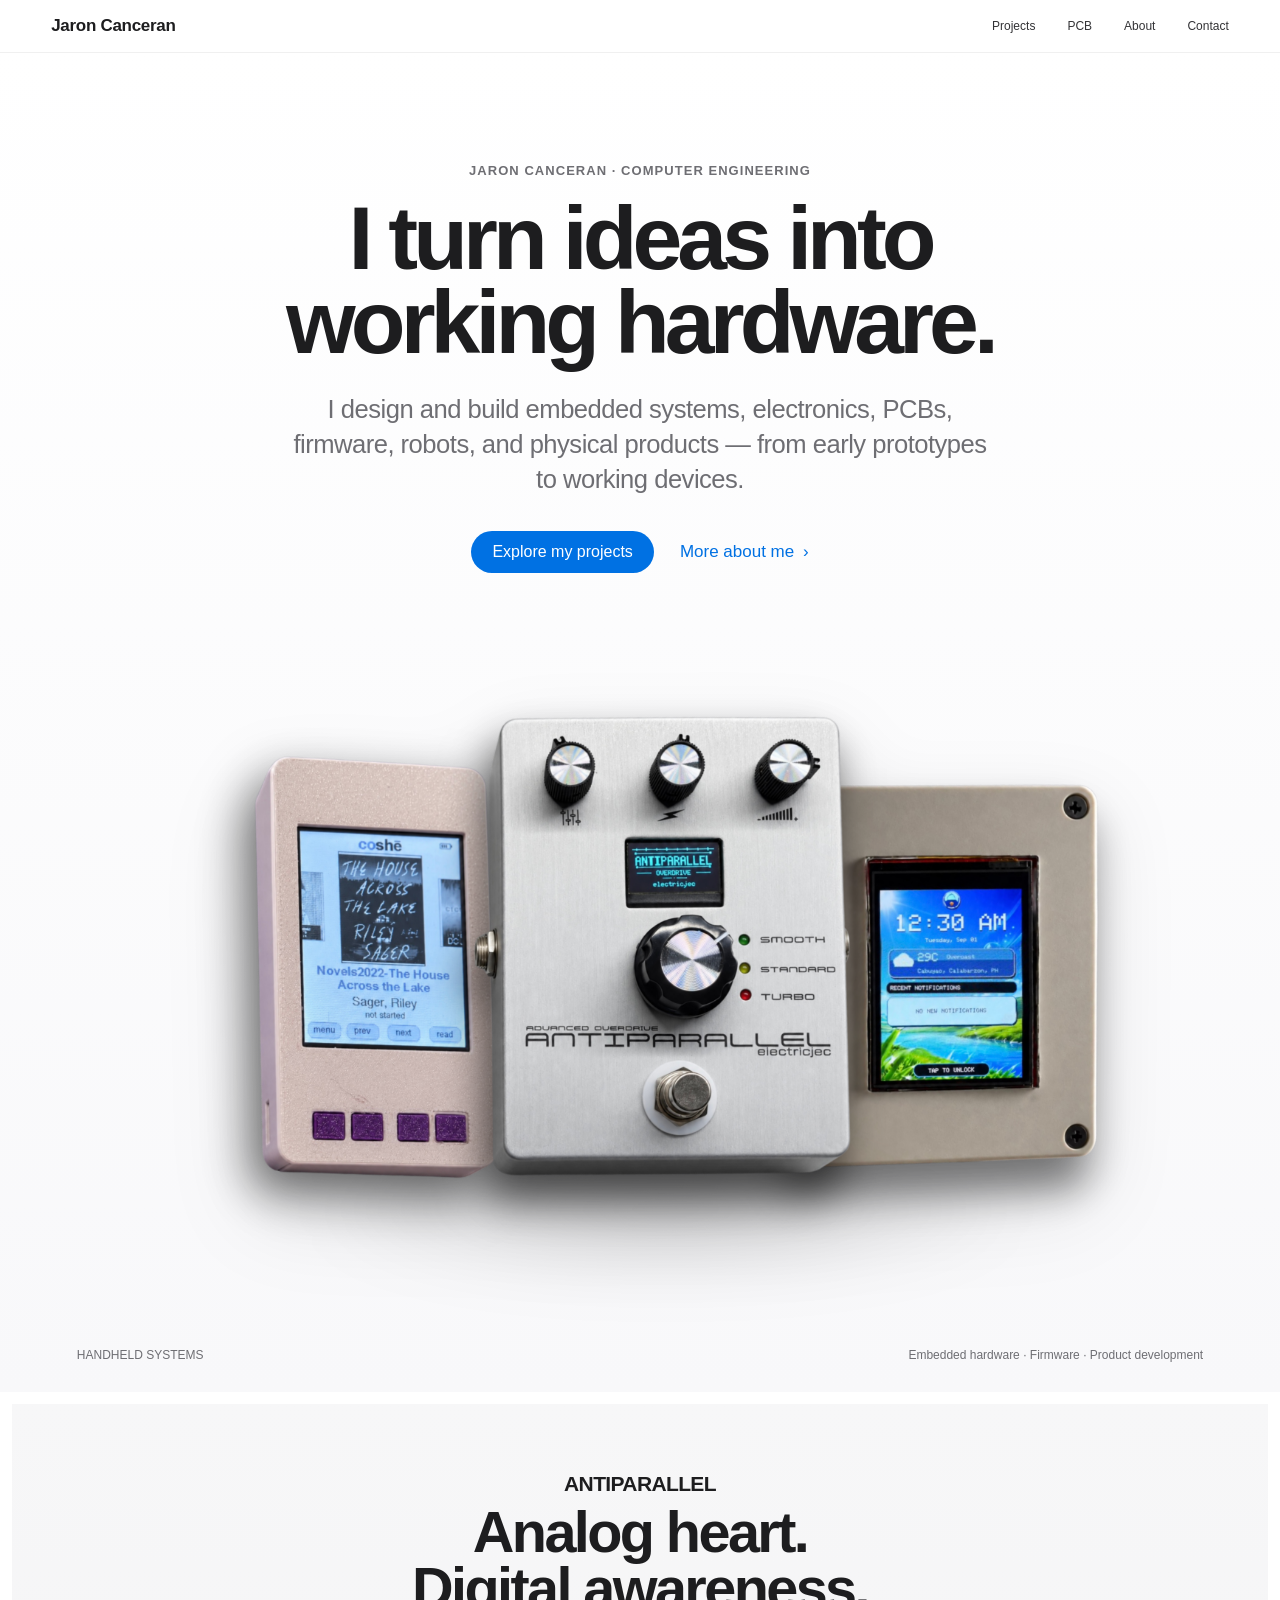
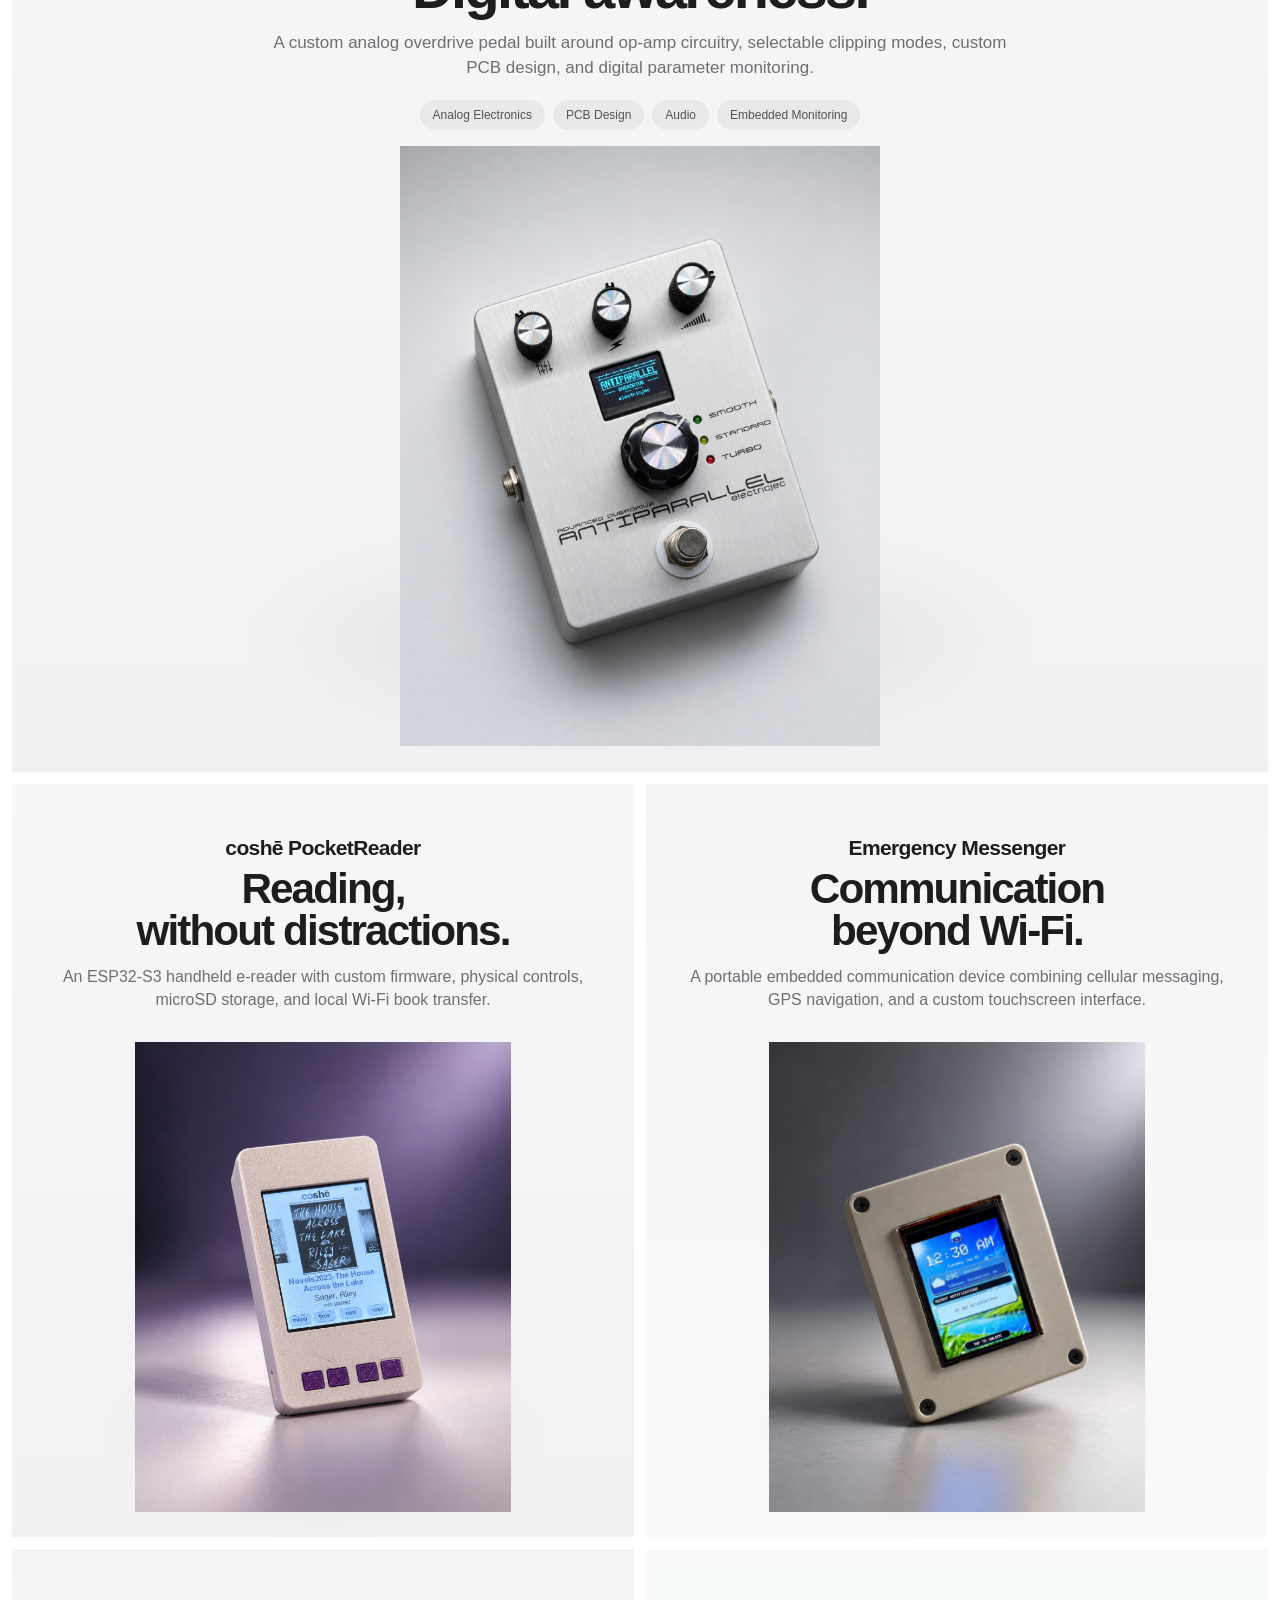
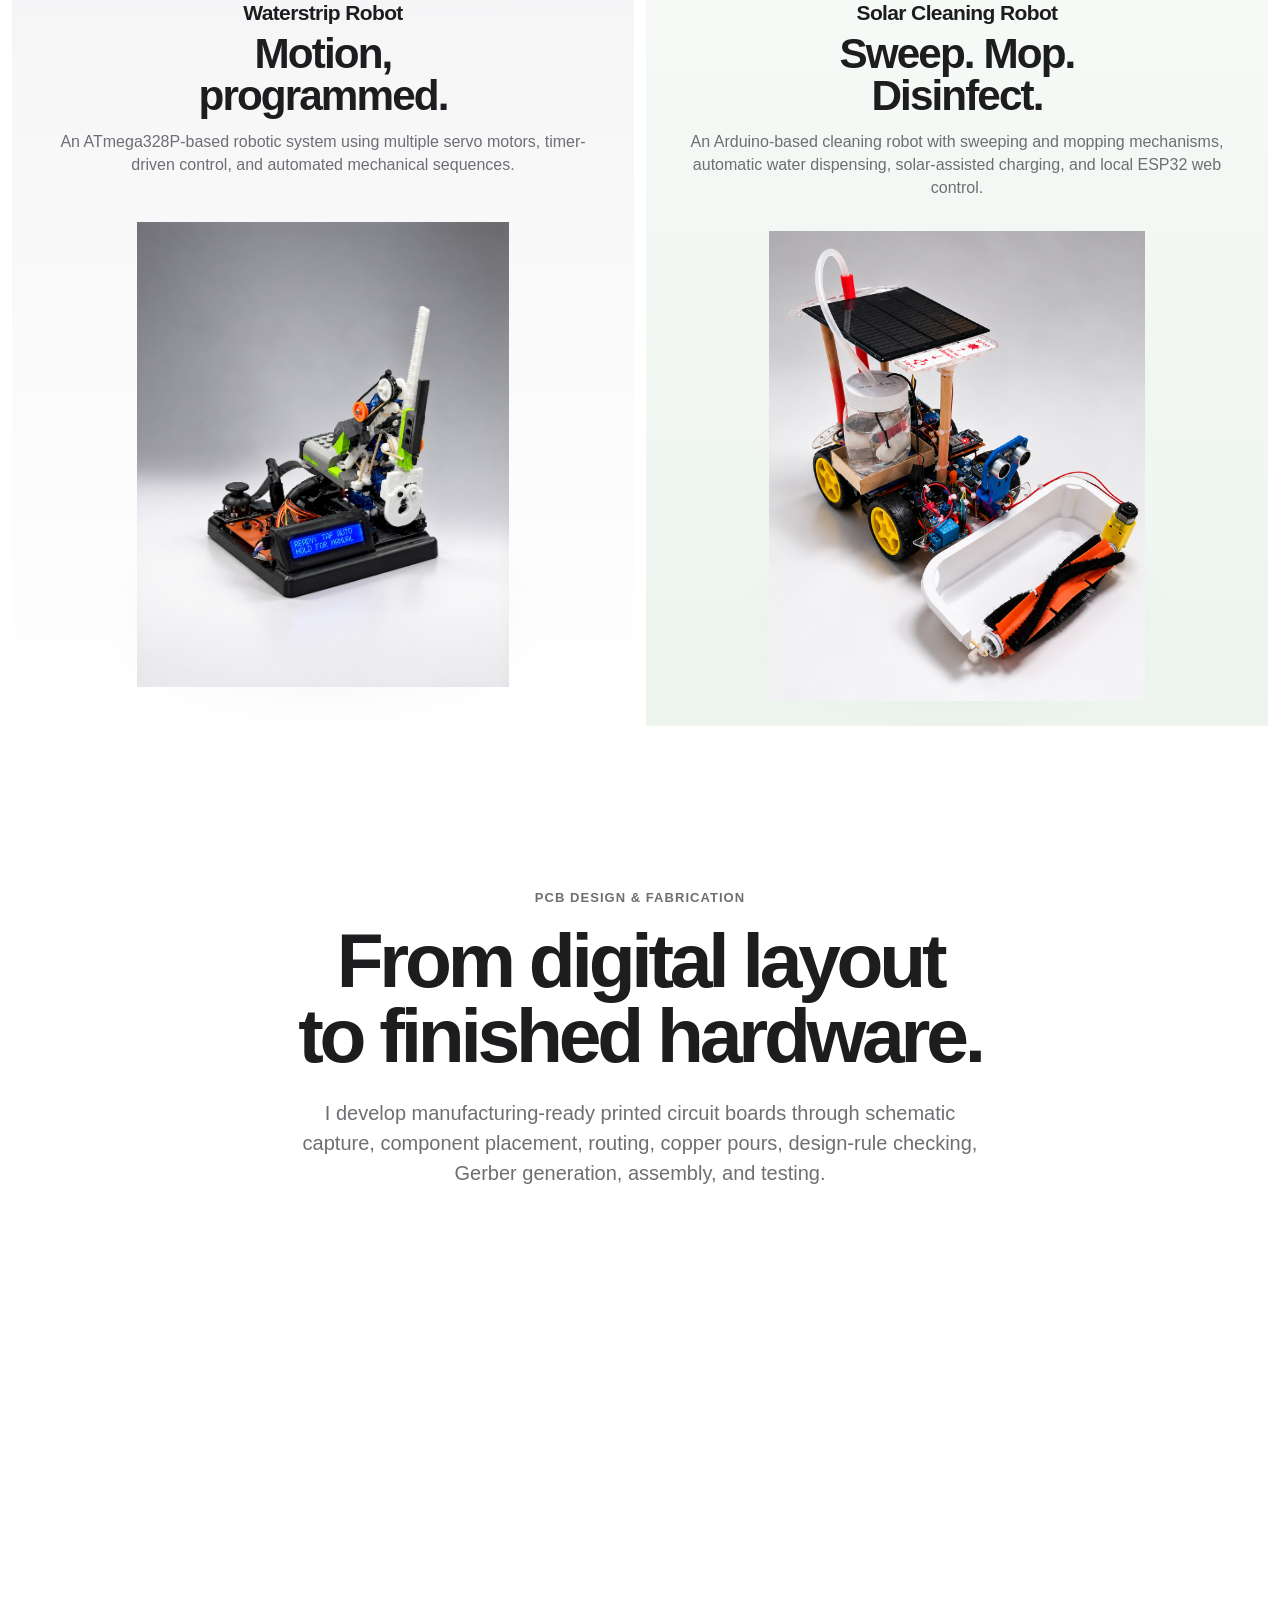
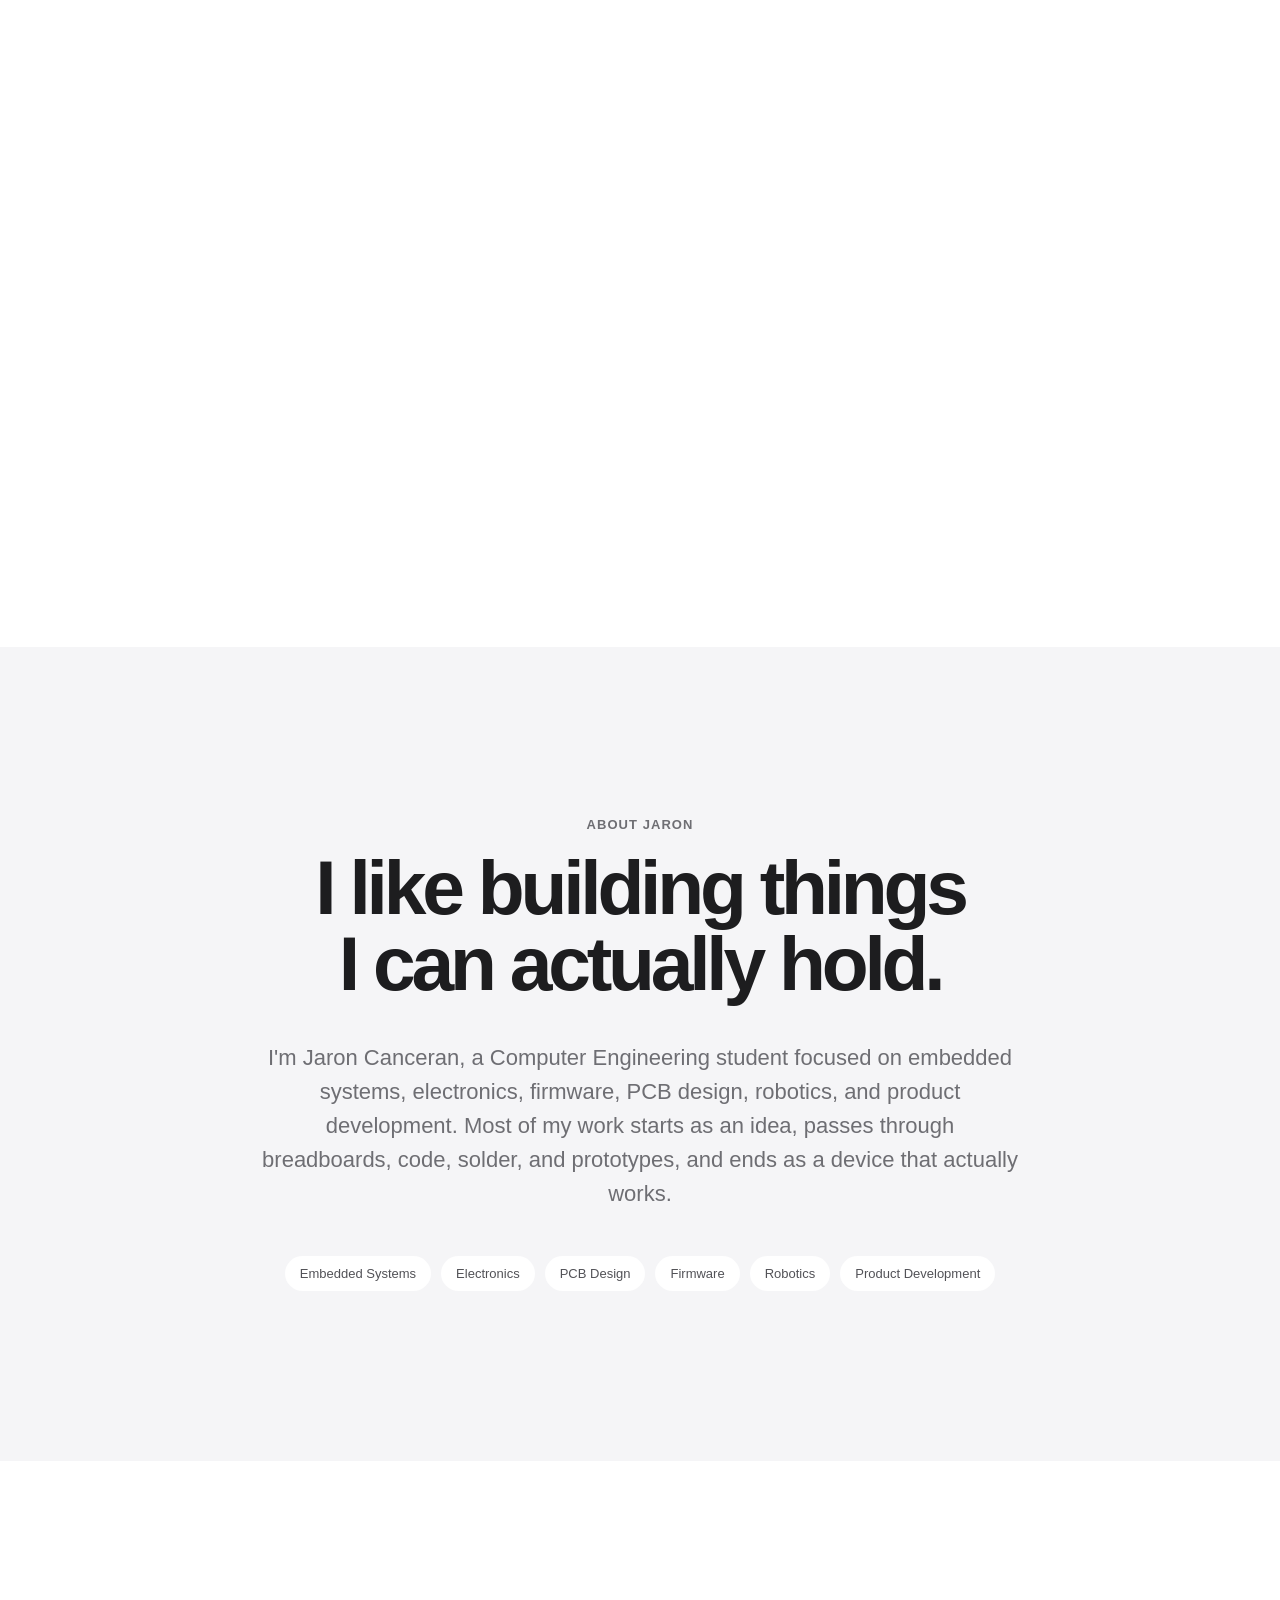
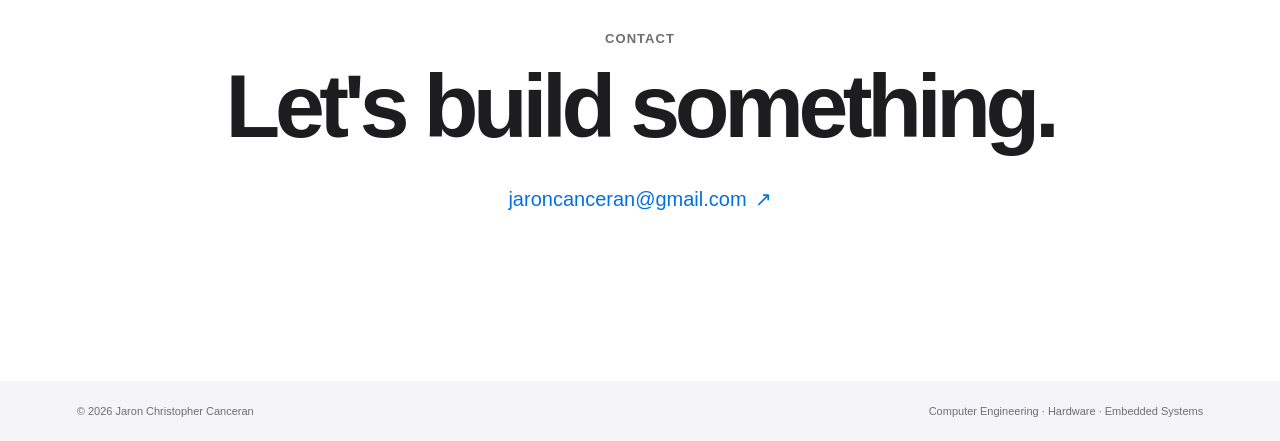
<file: index.html>
<!DOCTYPE html>
<html lang="en">

<head>

    <meta charset="UTF-8">

    <meta
        name="viewport"
        content="width=device-width, initial-scale=1.0"
    >

    <title>
        Jaron Canceran | Computer Engineering & Embedded Systems
    </title>

    <meta
        name="description"
        content="Jaron's Computer Engineering portfolio featuring embedded systems, electronics, PCB design, firmware, robotics, and hardware product development."
    >

    <meta
        name="author"
        content="Jaron Canceran"
    >

    <meta
        name="robots"
        content="index, follow"
    >

    <meta
        name="google-site-verification"
        content="wUxCDawl58c5qGXb2UvPekp8etjZLqKTxukjtb7cTlM"
    >

    <link
        rel="canonical"
        href="https://electricjec.github.io/"
    >

    <link
        rel="stylesheet"
        href="style.css"
    >

</head>


<body>


    <!-- =========================
         NAVIGATION
    ========================== -->

    <header class="site-header">

        <nav class="navbar">

            <a
                href="#home"
                class="brand"
            >
                Jaron Canceran
            </a>


            <div class="nav-links">

                <a href="#projects">
                    Projects
                </a>

                <a href="#pcb">
                    PCB
                </a>

                <a href="#about">
                    About
                </a>

                <a href="#contact">
                    Contact
                </a>

            </div>

        </nav>

    </header>



    <main>


        <!-- =========================
             HERO
        ========================== -->

        <section
            class="hero"
            id="home"
        >

            <div class="hero-copy">

                <p class="eyebrow">
                    JARON CANCERAN · COMPUTER ENGINEERING
                </p>

                <h1>
                    I turn ideas into<br>
                    working hardware.
                </h1>

                <p class="hero-subtitle">
                    I design and build embedded systems, electronics,
                    PCBs, firmware, robots, and physical products —
                    from early prototypes to working devices.
                </p>


                <div class="hero-actions">

                    <a
                        class="primary-button"
                        href="#projects"
                    >
                        Explore my projects
                    </a>

                    <a
                        class="secondary-link"
                        href="#about"
                    >
                        More about me
                        <span>›</span>
                    </a>

                </div>

            </div>


            <!-- THREE HANDHELD DEVICES -->

            <div class="hero-product handheld-trio-hero">

                <img
                    src="assets/images/hero.png"
                    alt="Three handheld embedded devices designed and built by Jaron Canceran"
                >

            </div>


            <div class="hero-caption">

                <span>
                    HANDHELD SYSTEMS
                </span>

                <span>
                    Embedded hardware · Firmware · Product development
                </span>

            </div>

        </section>



        <!-- =========================
             PROJECTS
        ========================== -->

        <section
            class="projects-section"
            id="projects"
        >


            <!-- =========================
                 FEATURED PROJECT
                 ANTIPARALLEL
            ========================== -->

            <article class="product-feature antiparallel-feature">

                <a
                    class="project-card-link"
                    href="projects/antiparallel.html"
                    aria-label="View ANTIPARALLEL project details"
                ></a>


                <div class="product-copy centered-copy">

                    <p class="product-label">
                        ANTIPARALLEL
                    </p>

                    <h2>
                        Analog heart.<br>
                        Digital awareness.
                    </h2>

                    <p class="product-description">
                        A custom analog overdrive pedal built around
                        op-amp circuitry, selectable clipping modes,
                        custom PCB design, and digital parameter monitoring.
                    </p>

                    <div class="product-actions">

                        <span>
                            Analog Electronics
                        </span>

                        <span>
                            PCB Design
                        </span>

                        <span>
                            Audio
                        </span>

                        <span>
                            Embedded Monitoring
                        </span>

                    </div>

                </div>


                <div class="large-product-image antiparallel-image">

                    <img
                        src="assets/images/antiparallel1.png"
                        alt="ANTIPARALLEL custom overdrive guitar pedal"
                    >

                </div>

            </article>



            <!-- =========================
                 HANDHELD PROJECTS
            ========================== -->

            <div class="product-grid">


                <!-- COSHĒ -->

                <article class="product-tile coshe-feature">

                    <a
                        class="project-card-link"
                        href="projects/coshe.html"
                        aria-label="View coshē PocketReader project details"
                    ></a>


                    <div class="tile-copy">

                        <p class="product-label">
                            coshē PocketReader
                        </p>

                        <h2>
                            Reading,<br>
                            without distractions.
                        </h2>

                        <p>
                            An ESP32-S3 handheld e-reader with custom firmware,
                            physical controls, microSD storage, and local
                            Wi-Fi book transfer.
                        </p>

                    </div>


                    <div class="tile-image coshe-image">

                        <img
                            src="assets/images/coshe1.png"
                            alt="coshē PocketReader"
                        >

                    </div>

                </article>



                <!-- EMERGENCY MESSENGER -->

                <article class="product-tile emergency-feature">

                    <a
                        class="project-card-link"
                        href="projects/emergency-messenger.html"
                        aria-label="View Emergency Messenger project details"
                    ></a>


                    <div class="tile-copy">

                        <p class="product-label">
                            Emergency Messenger
                        </p>

                        <h2>
                            Communication<br>
                            beyond Wi-Fi.
                        </h2>

                        <p>
                            A portable embedded communication device
                            combining cellular messaging, GPS navigation,
                            and a custom touchscreen interface.
                        </p>

                    </div>


                    <div class="tile-image emergency-image">

                        <img
                            src="assets/images/emer1.jpeg"
                            alt="Emergency Messenger handheld device"
                        >

                    </div>

                </article>


            </div>



            <!-- =========================
                 ROBOT PROJECTS
            ========================== -->

            <div class="product-grid">


                <!-- WATERSTRIP ROBOT -->

                <article class="product-tile robot-feature">

                    <a
                        class="project-card-link"
                        href="projects/waterstrip-robot.html"
                        aria-label="View Waterstrip Robot project details"
                    ></a>


                    <div class="tile-copy">

                        <p class="product-label">
                            Waterstrip Robot
                        </p>

                        <h2>
                            Motion,<br>
                            programmed.
                        </h2>

                        <p>
                            An ATmega328P-based robotic system using
                            multiple servo motors, timer-driven control,
                            and automated mechanical sequences.
                        </p>

                    </div>


                    <div class="tile-image robot-image">

                        <img
                            src="assets/images/waterstriprobot1.png"
                            alt="Waterstrip Robot"
                        >

                    </div>

                </article>



                <!-- SOLAR CLEANING ROBOT -->

                <article class="product-tile cleaner-feature">

                    <a
                        class="project-card-link"
                        href="projects/solar-cleaning-robot.html"
                        aria-label="View Solar Cleaning Robot project details"
                    ></a>


                    <div class="tile-copy">

                        <p class="product-label">
                            Solar Cleaning Robot
                        </p>

                        <h2>
                            Sweep. Mop.<br>
                            Disinfect.
                        </h2>

                        <p>
                            An Arduino-based cleaning robot with sweeping
                            and mopping mechanisms, automatic water dispensing,
                            solar-assisted charging, and local ESP32 web control.
                        </p>

                    </div>


                    <div class="tile-image cleaner-image">

                        <img
                            src="assets/images/solarbot1.png"
                            alt="Solar-powered Arduino cleaning robot"
                        >

                    </div>

                </article>


            </div>

        </section>



        <!-- =========================
             PCB DESIGN
        ========================== -->

        <section
            class="pcb-section"
            id="pcb"
        >

            <div class="pcb-heading">

                <p class="eyebrow">
                    PCB DESIGN & FABRICATION
                </p>

                <h2>
                    From digital layout<br>
                    to finished hardware.
                </h2>

                <p>
                    I develop manufacturing-ready printed circuit
                    boards through schematic capture, component
                    placement, routing, copper pours, design-rule
                    checking, Gerber generation, assembly, and testing.
                </p>

            </div>



            <div class="pcb-showcase">


                <!-- PCB LAYOUT -->

                <div class="pcb-card">

                    <div class="pcb-card-copy">

                        <span>
                            01
                        </span>

                        <h3>
                            PCB Layout
                        </h3>

                        <p>
                            Schematic capture, component placement,
                            multilayer routing, copper pours,
                            design-rule checks, and fabrication output.
                        </p>

                    </div>


                    <div class="pcb-card-image">

                        <img
                            src="assets/images/pcb-easyeda.png"
                            alt="PCB layout designed in EasyEDA"
                        >

                    </div>

                </div>



                <!-- PROFESSIONAL FABRICATION -->

                <div class="pcb-card">

                    <div class="pcb-card-copy">

                        <span>
                            02
                        </span>

                        <h3>
                            Professional Fabrication
                        </h3>

                        <p>
                            Manufacturing-ready Gerbers and board
                            designs prepared for professional PCB
                            production through JLCPCB and PCBWay.
                        </p>

                    </div>


                    <div class="pcb-card-image">

                        <img
                            src="assets/images/pcb-fab.png"
                            alt="Professionally manufactured PCB"
                        >

                    </div>

                </div>


            </div>

        </section>



        <!-- =========================
             ABOUT
        ========================== -->

        <section
            class="about-section"
            id="about"
        >

            <div class="about-content">

                <p class="eyebrow">
                    ABOUT JARON
                </p>

                <h2>
                    I like building things<br>
                    I can actually hold.
                </h2>

                <p class="about-body">
                    I'm Jaron Canceran, a Computer Engineering student
                    focused on embedded systems, electronics, firmware,
                    PCB design, robotics, and product development.
                    Most of my work starts as an idea, passes through
                    breadboards, code, solder, and prototypes, and ends
                    as a device that actually works.
                </p>


                <div class="skills">

                    <span>
                        Embedded Systems
                    </span>

                    <span>
                        Electronics
                    </span>

                    <span>
                        PCB Design
                    </span>

                    <span>
                        Firmware
                    </span>

                    <span>
                        Robotics
                    </span>

                    <span>
                        Product Development
                    </span>

                </div>

            </div>

        </section>



        <!-- =========================
             CONTACT
        ========================== -->

        <section
            class="contact-section"
            id="contact"
        >

            <p class="eyebrow">
                CONTACT
            </p>

            <h2>
                Let's build something.
            </h2>

            <a
                class="contact-link"
                href="mailto:jaroncanceran@gmail.com"
            >
                jaroncanceran@gmail.com
                <span>↗</span>
            </a>

        </section>


    </main>



    <!-- =========================
         FOOTER
    ========================== -->

    <footer>

        <span>
            © 2026 Jaron Christopher Canceran
        </span>

        <span>
            Computer Engineering · Hardware · Embedded Systems
        </span>

    </footer>


    <script src="script.js"></script>

</body>

</html>
</file>
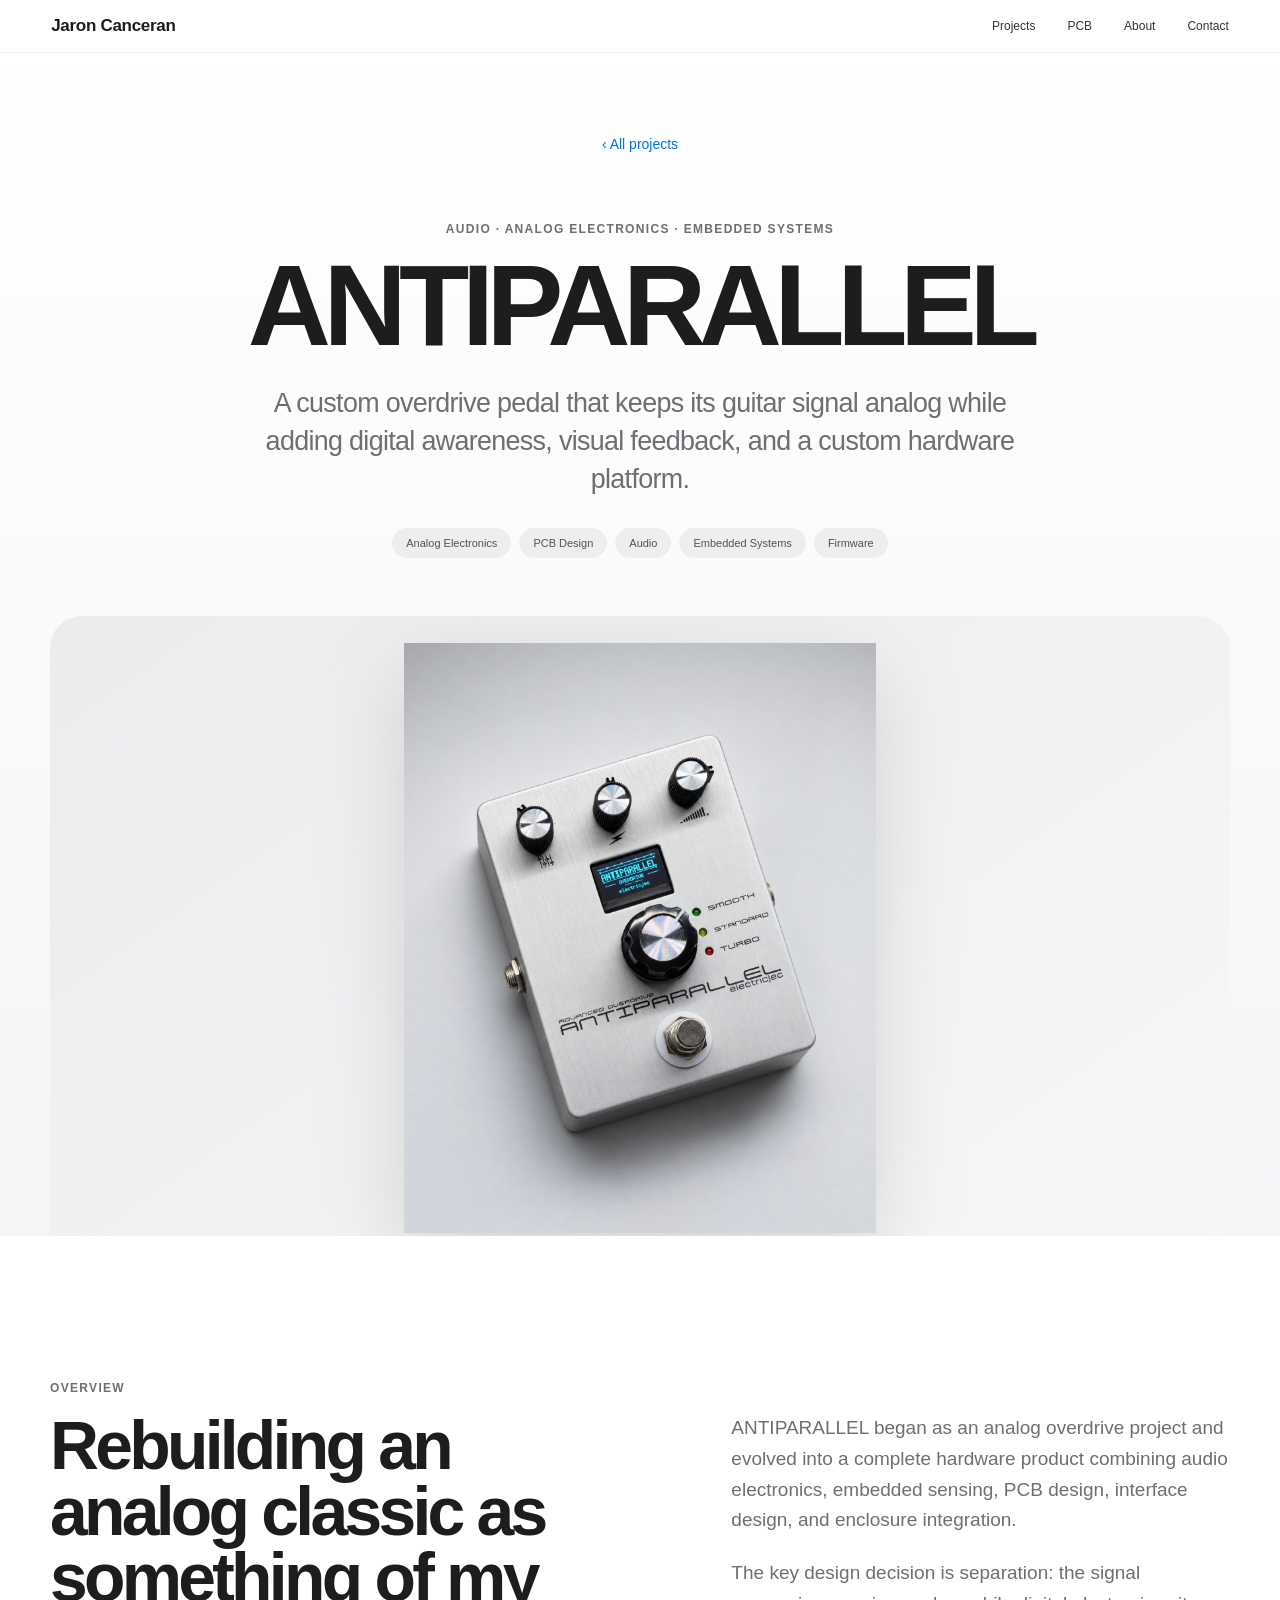
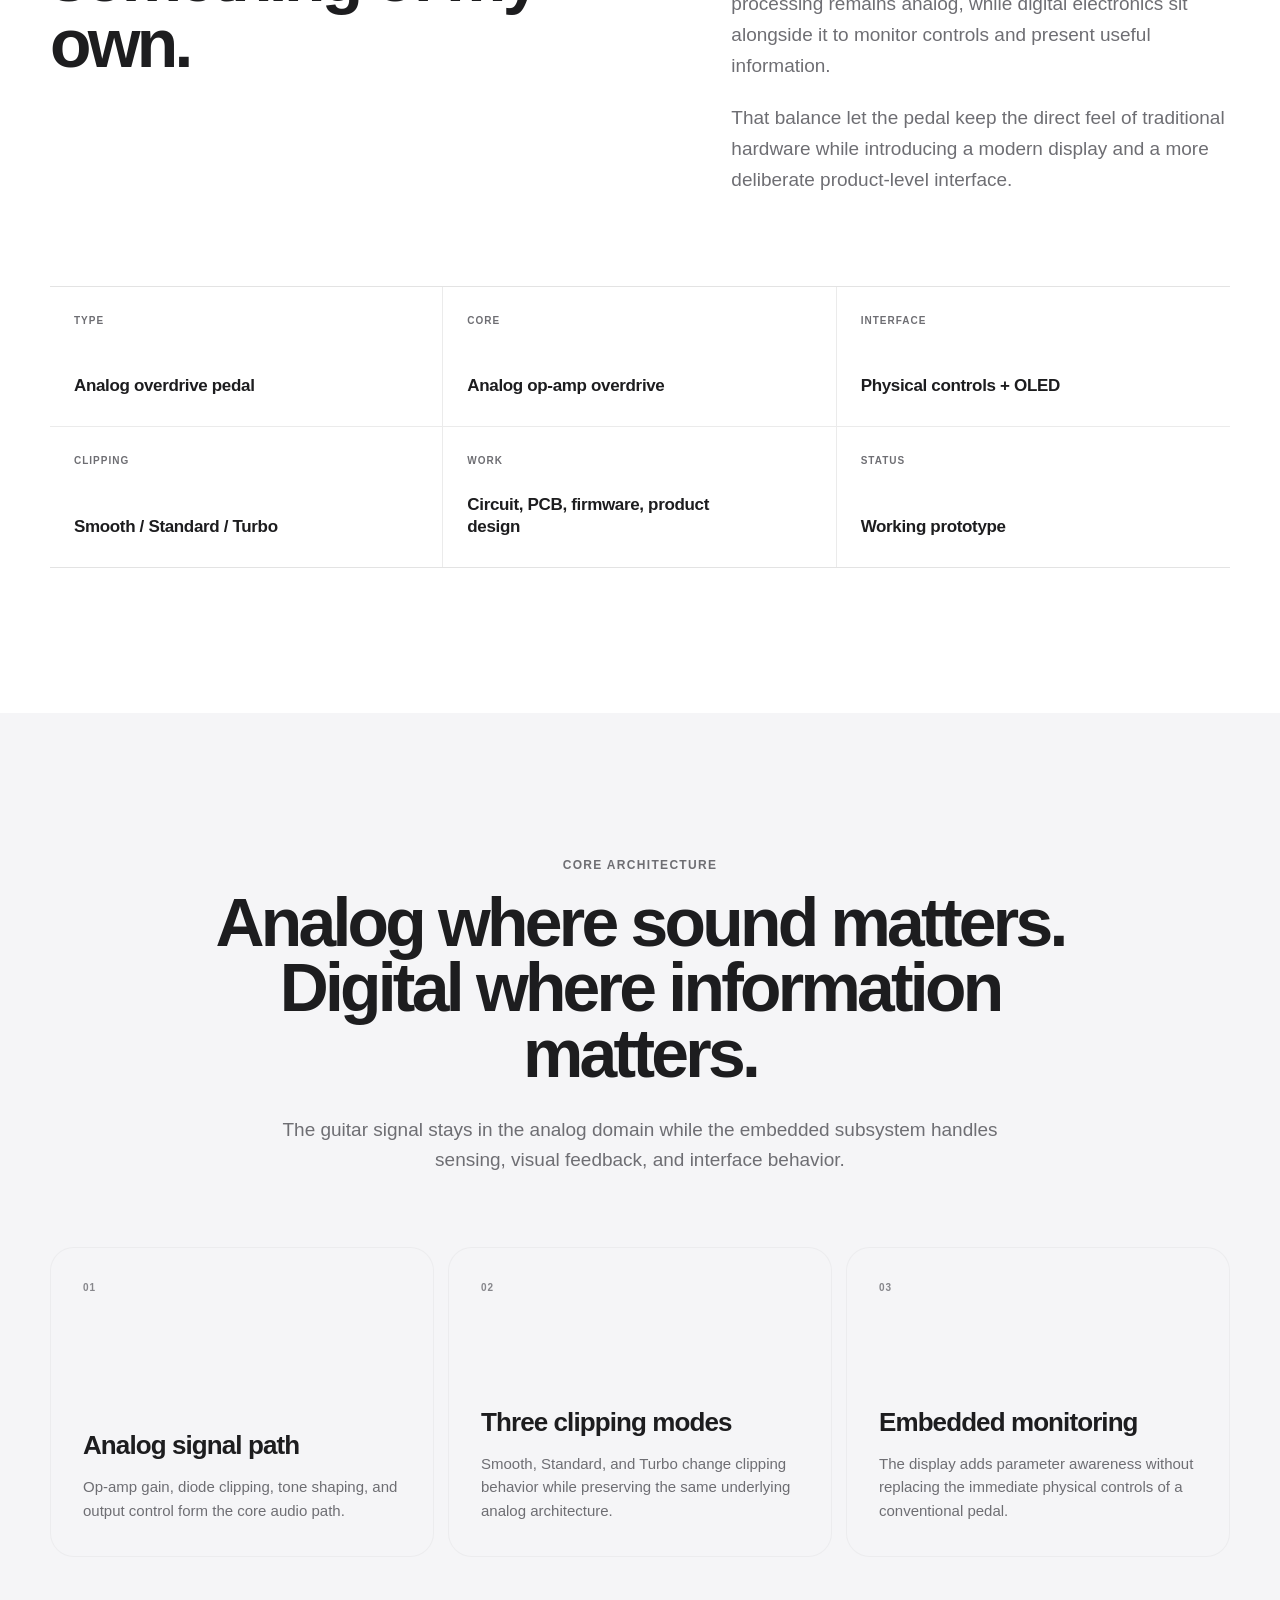
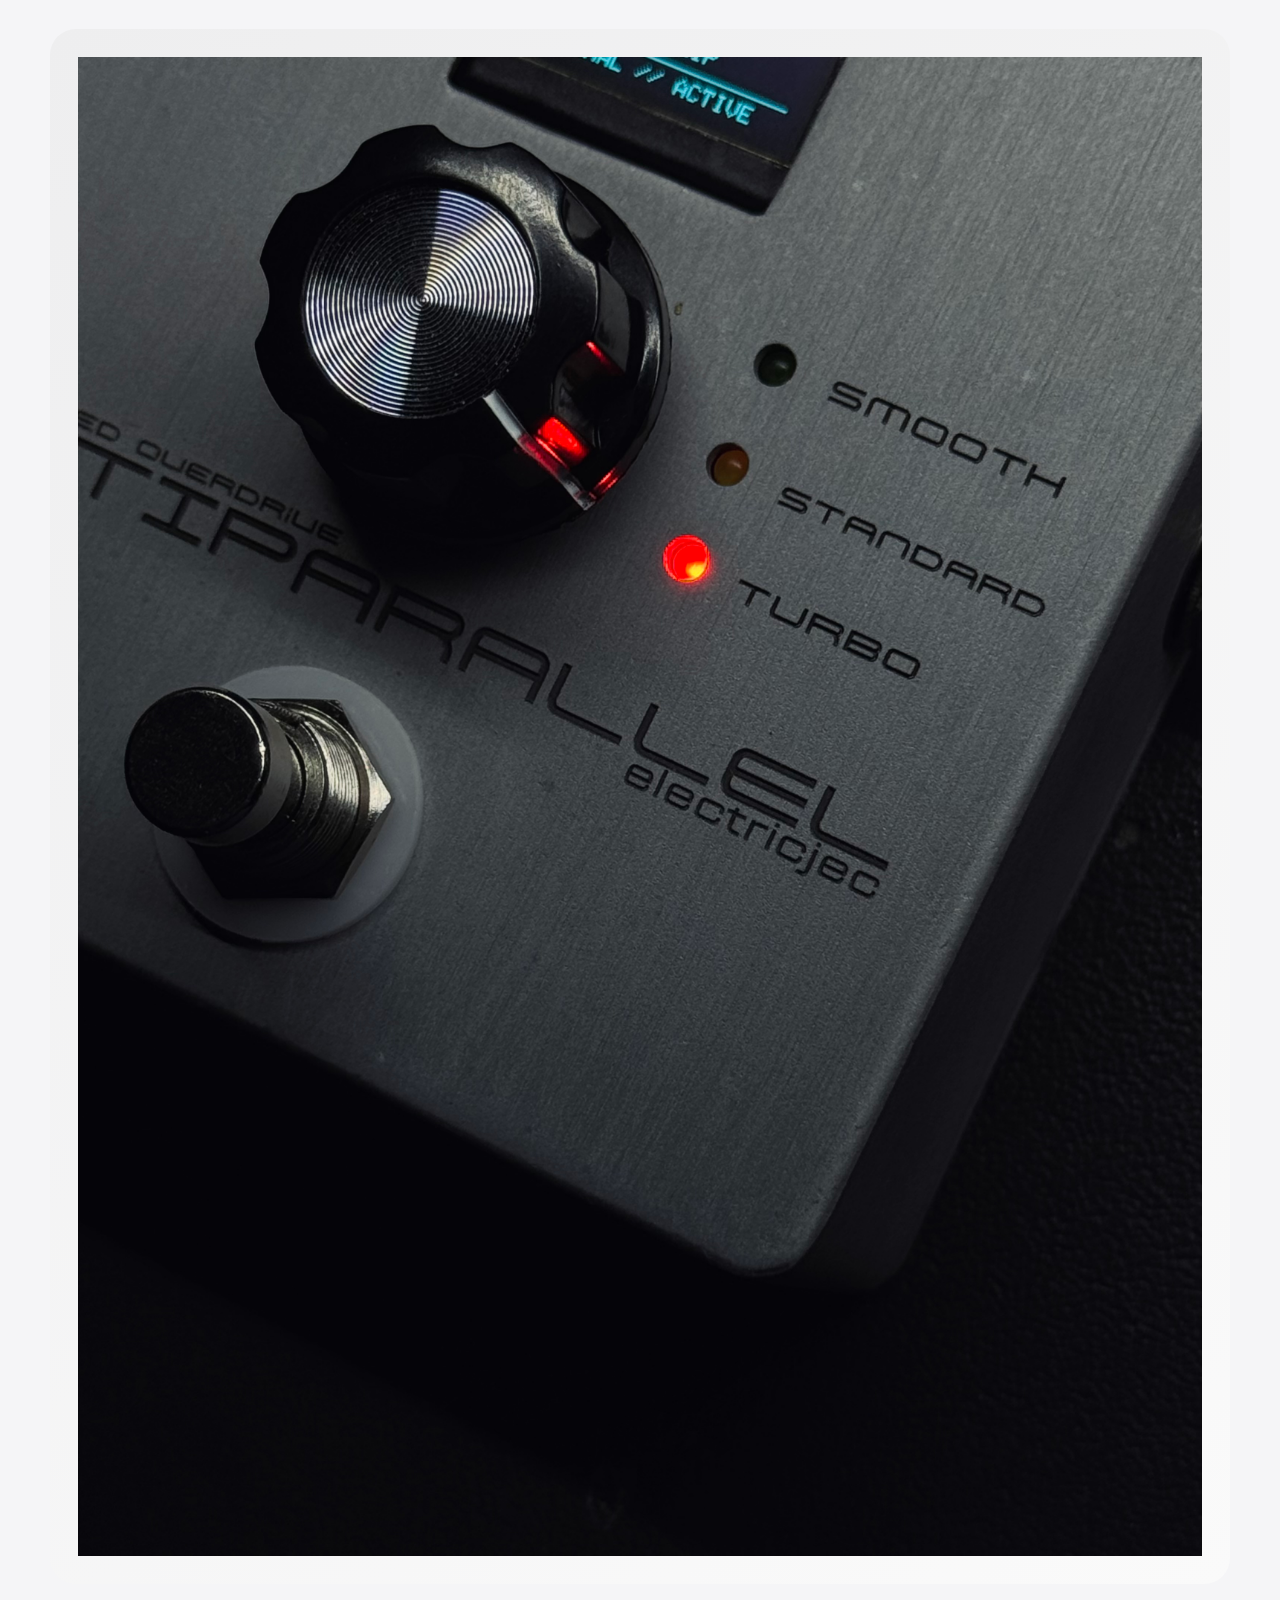
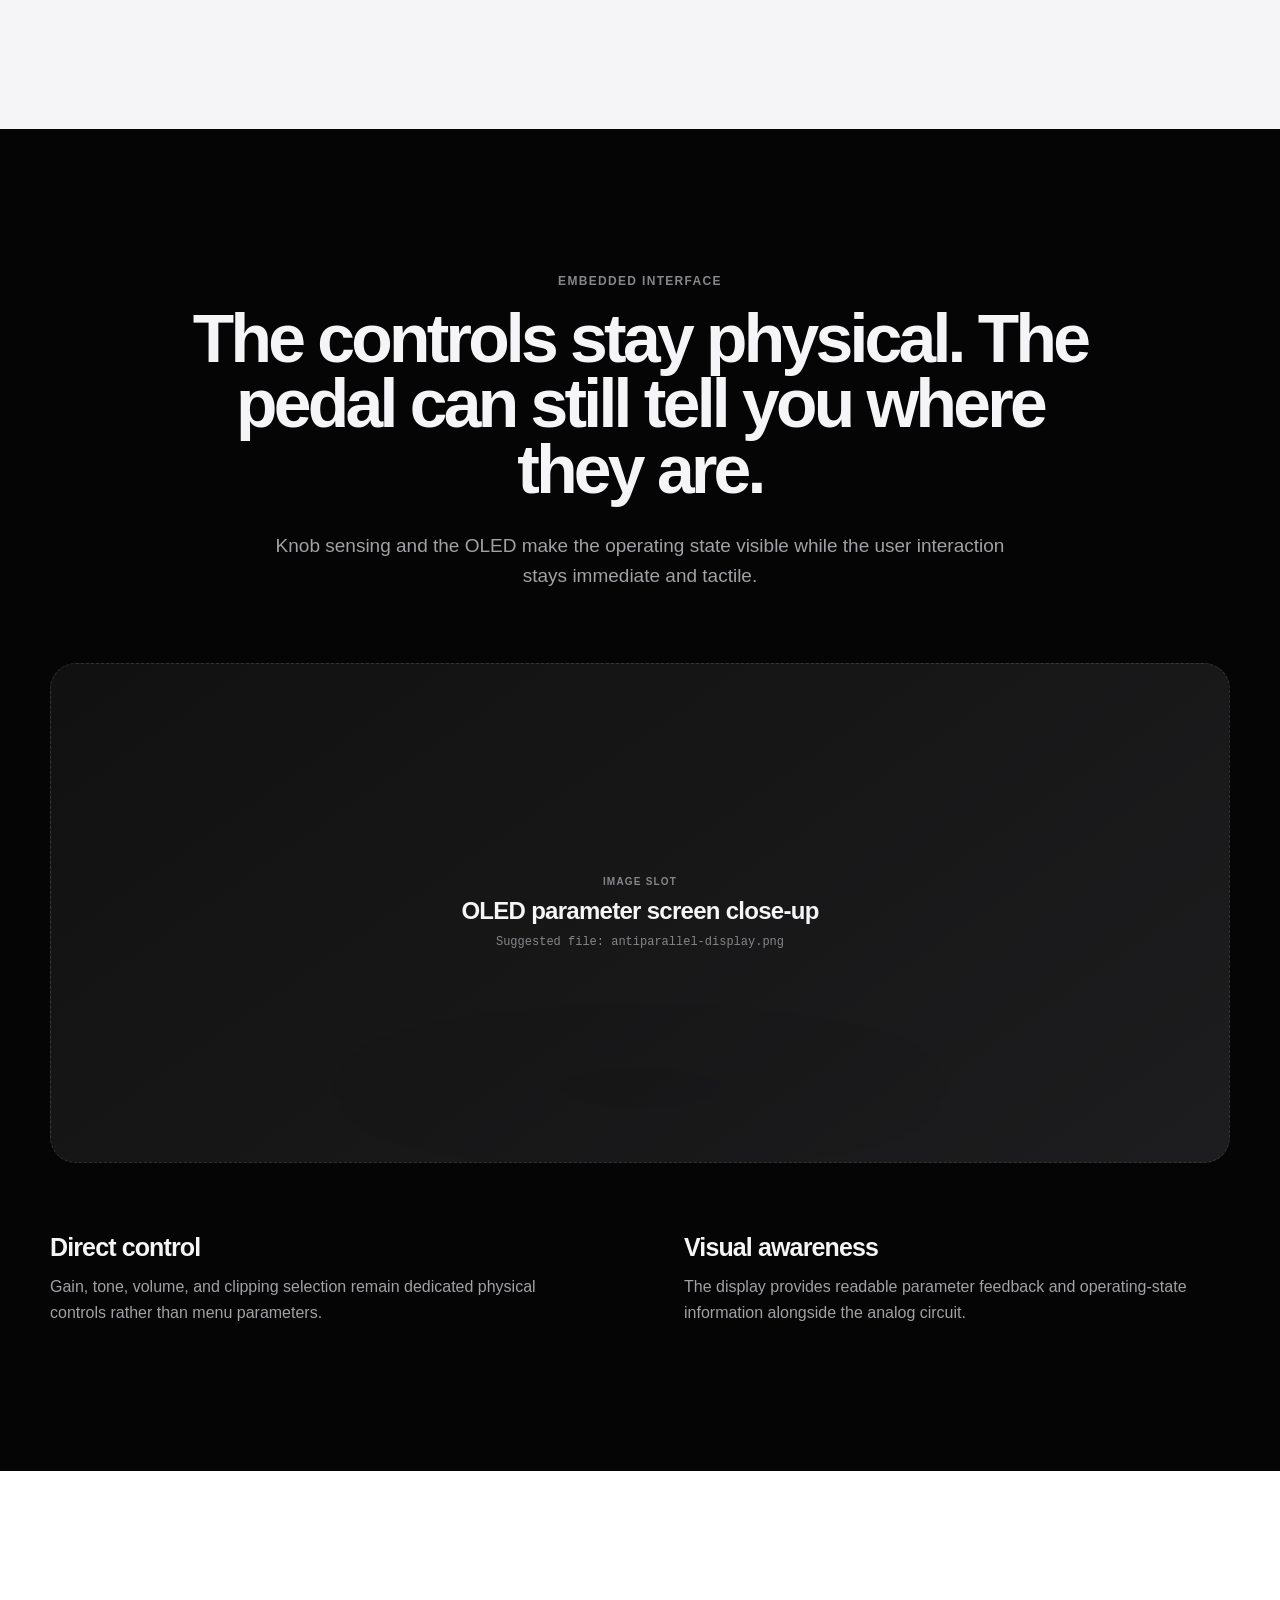
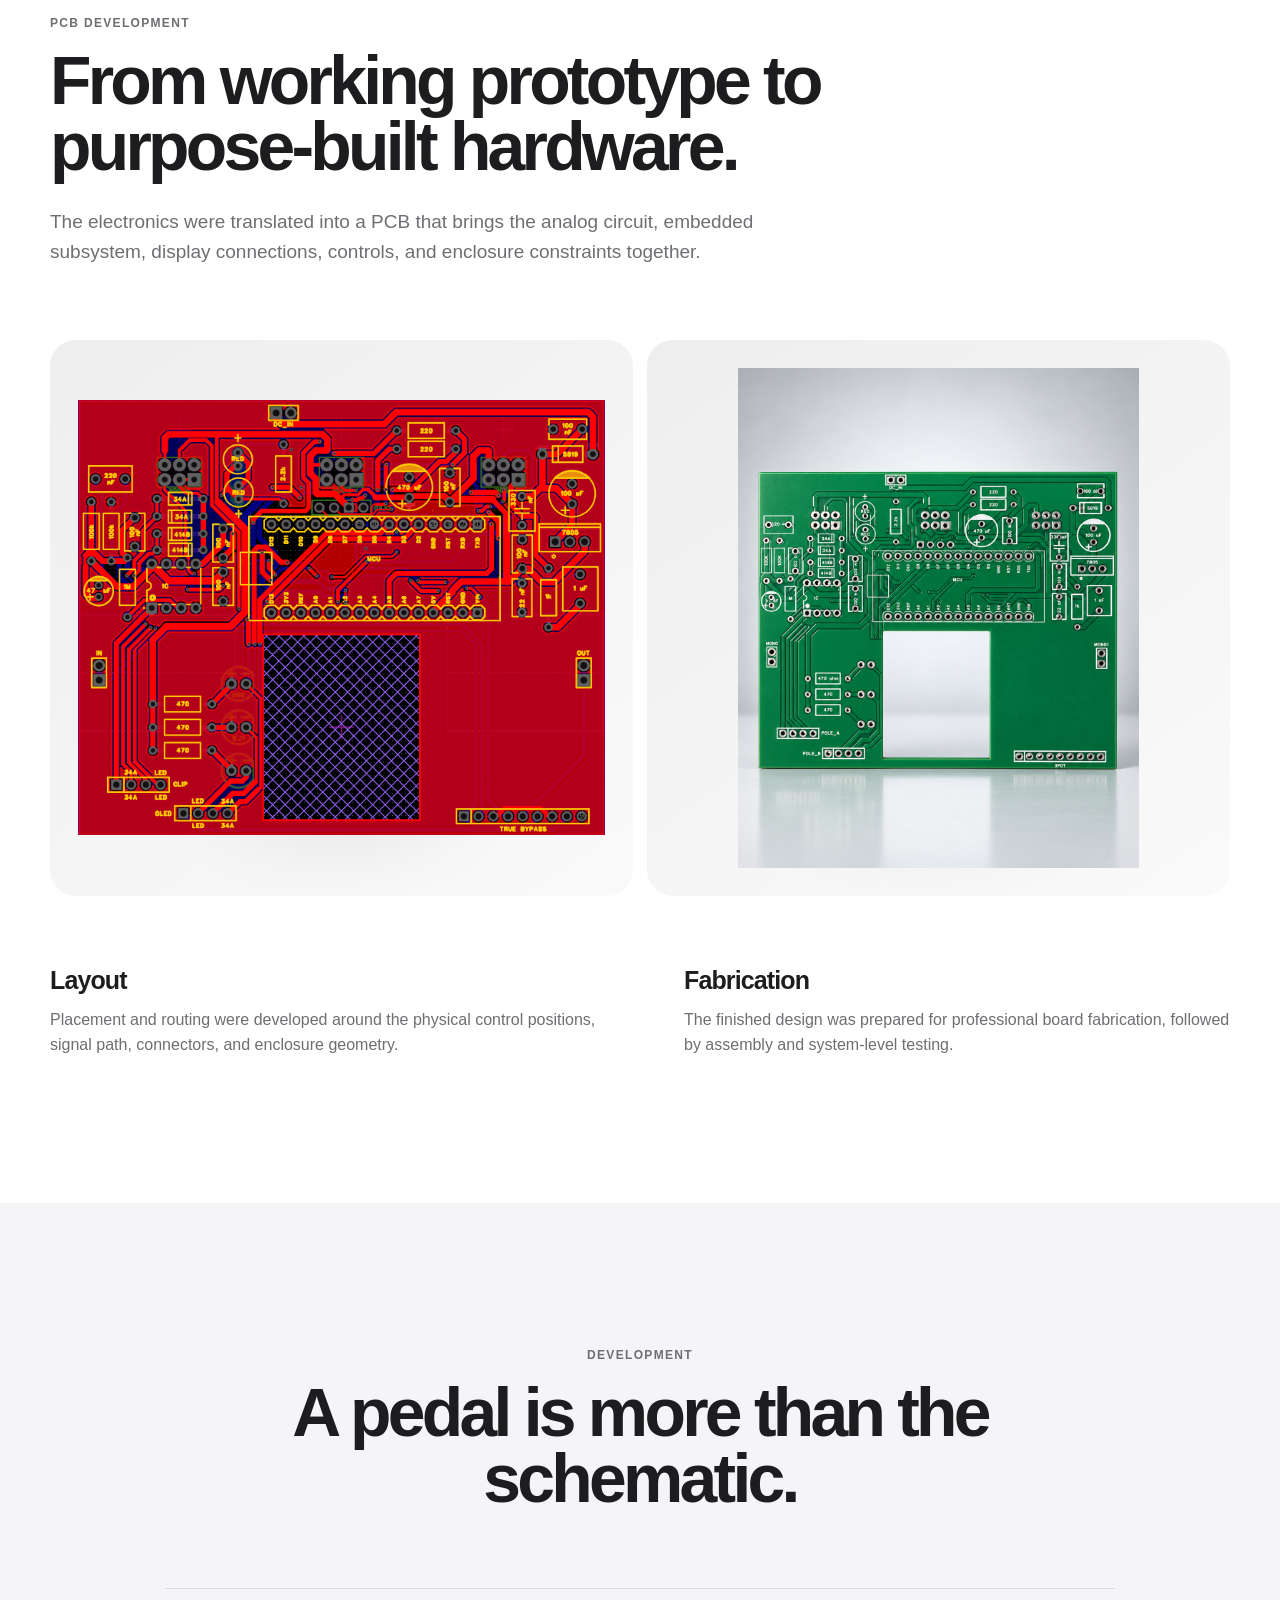
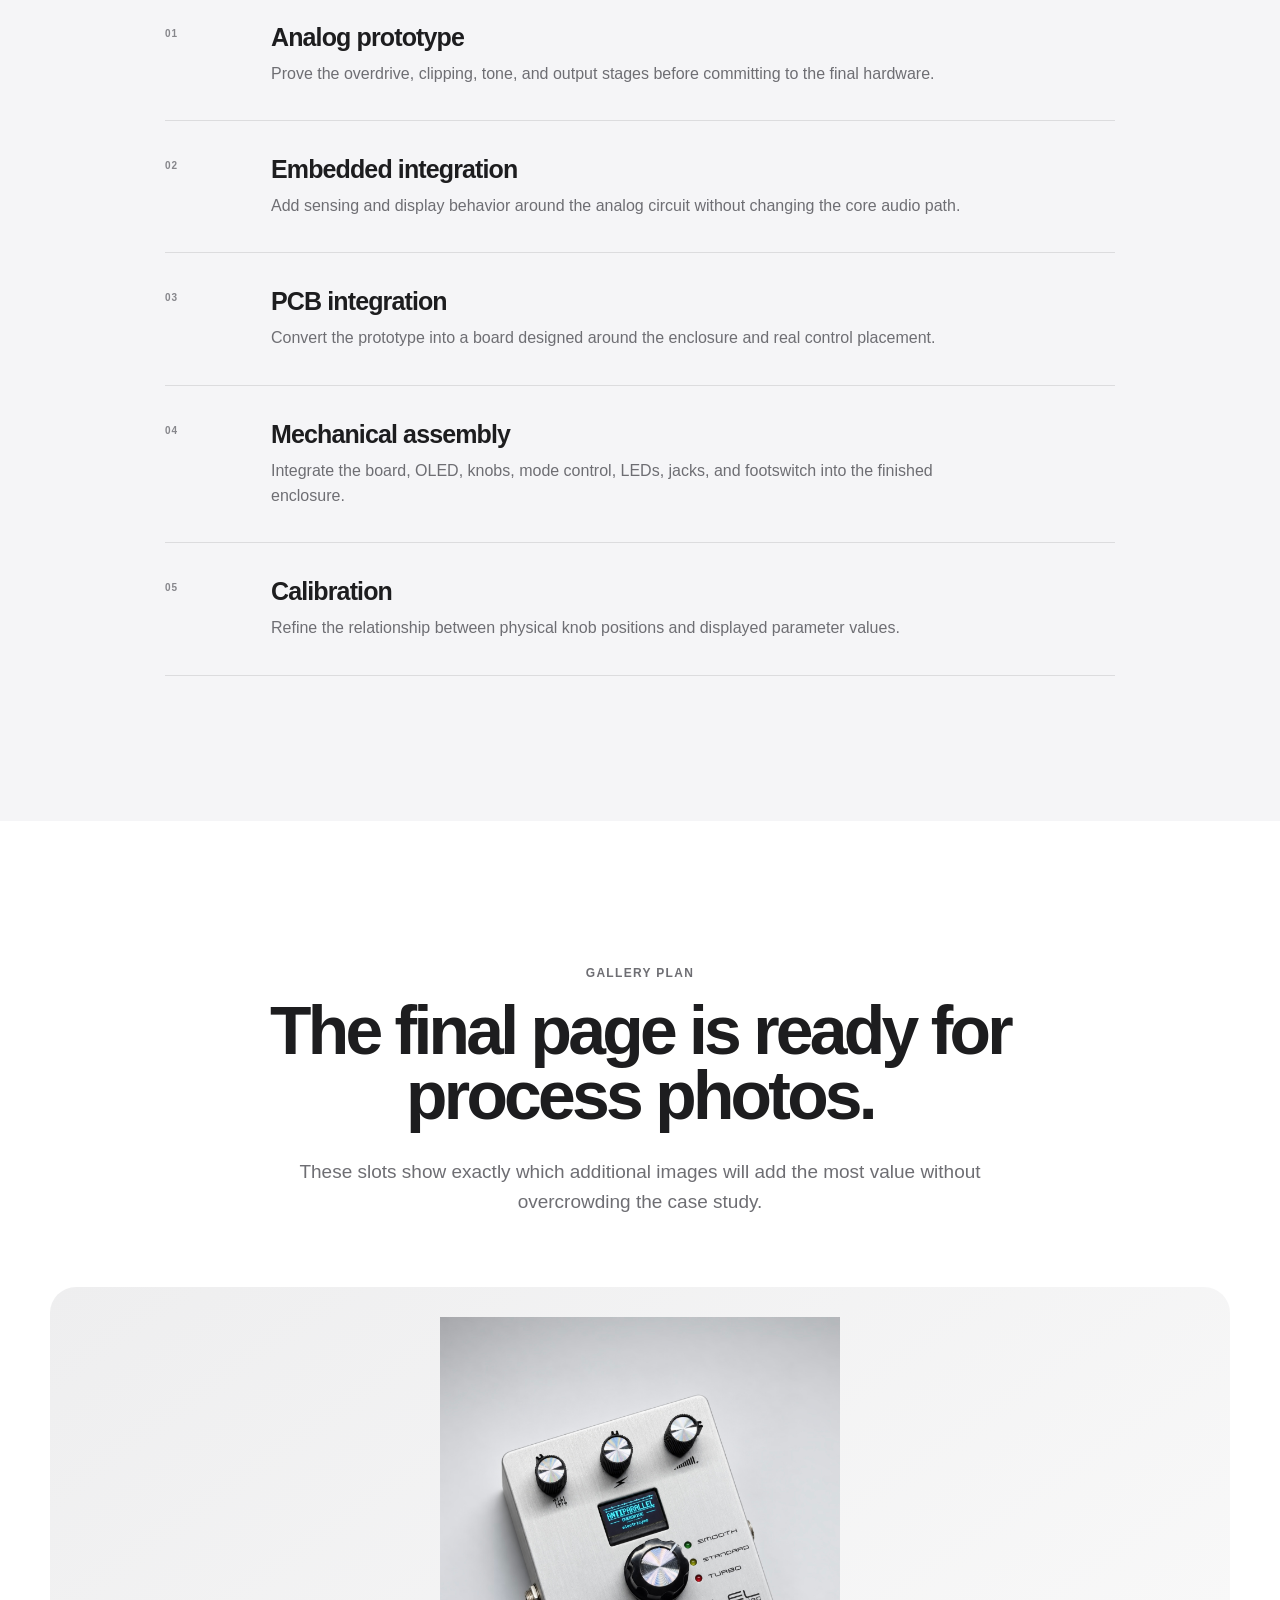
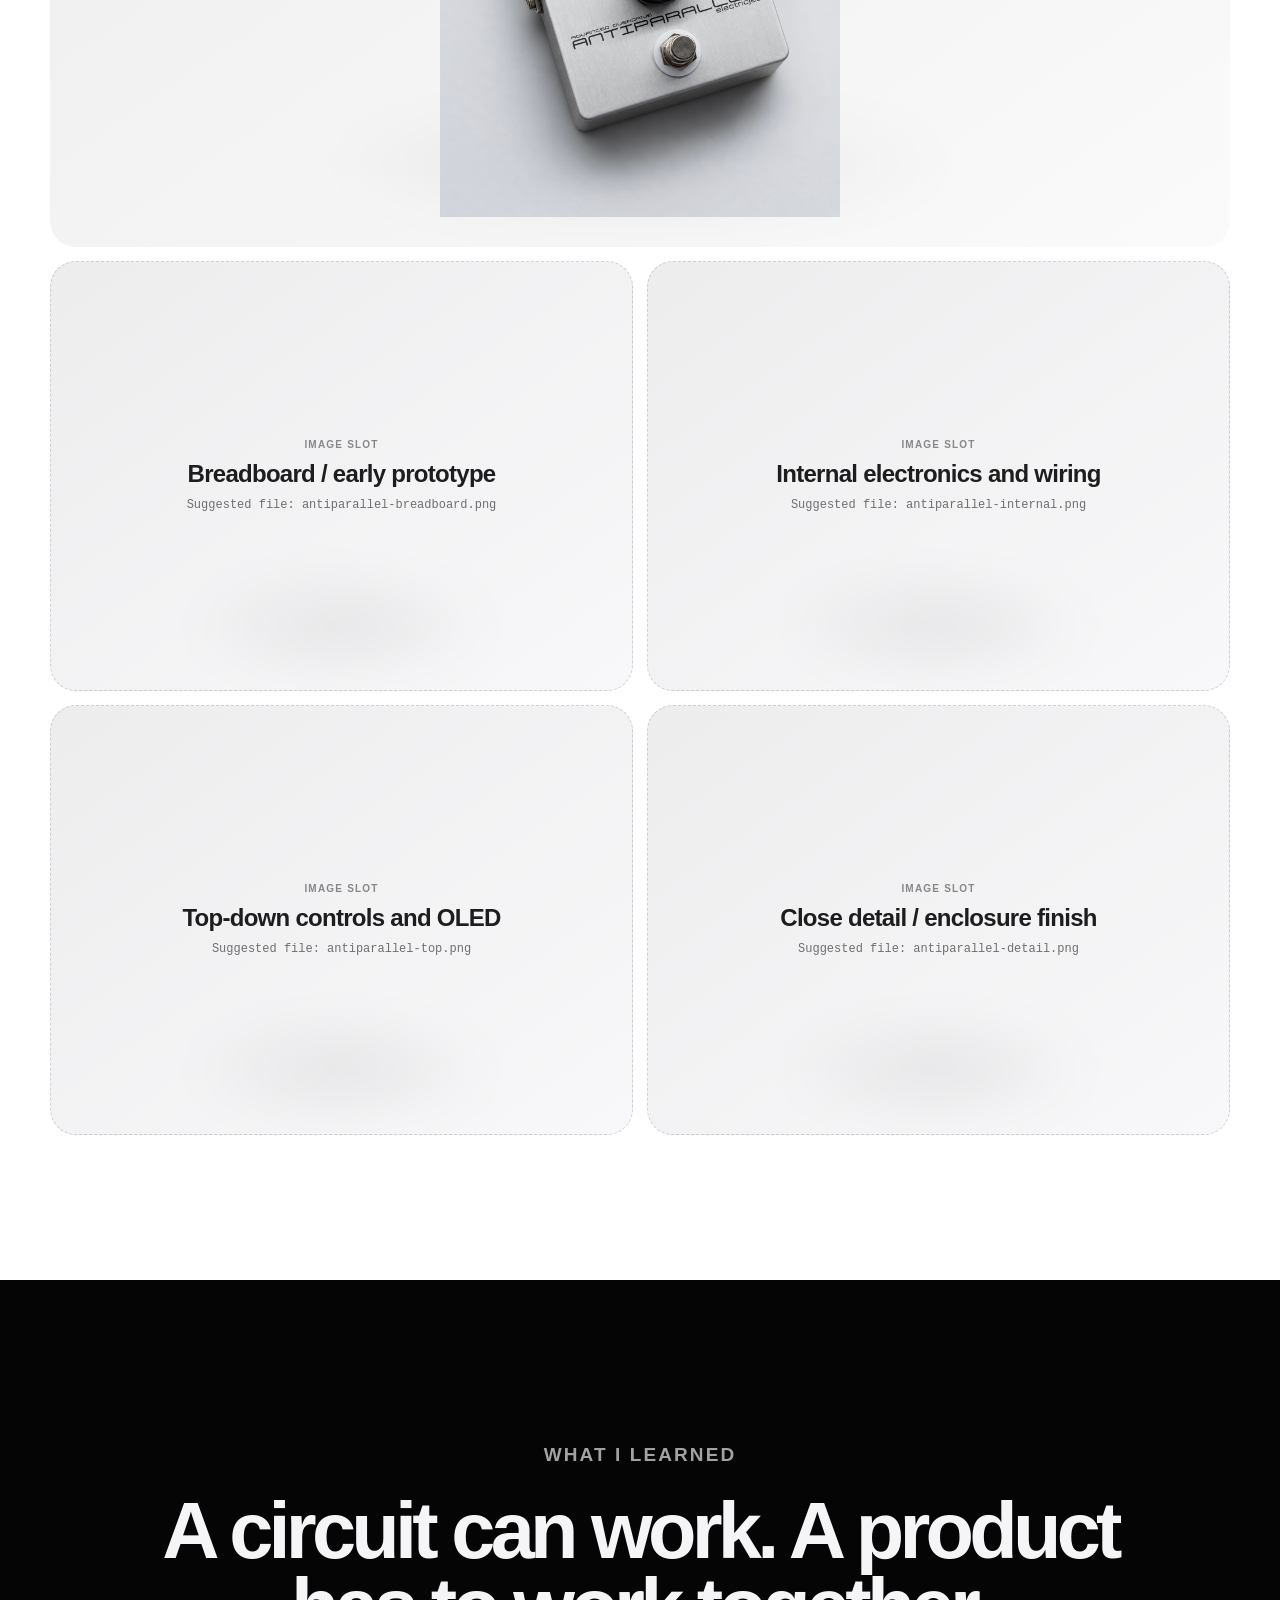
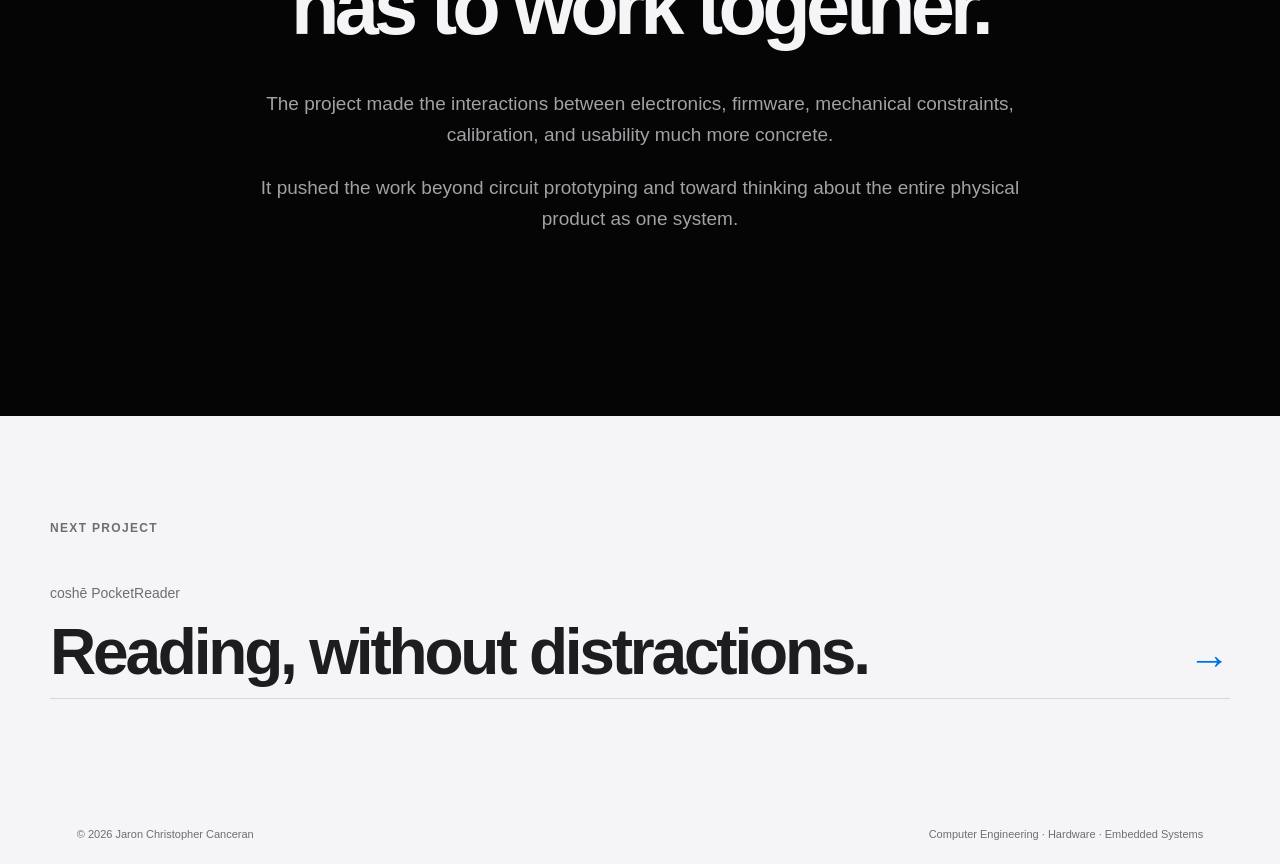
<file: projects/antiparallel.html>
<!DOCTYPE html>
<html lang="en">
<head>
<meta charset="UTF-8">
<meta name="viewport" content="width=device-width, initial-scale=1.0">
<title>ANTIPARALLEL | Jaron Canceran</title>
<meta name="description" content="Case study of ANTIPARALLEL, a custom analog overdrive pedal combining analog audio circuitry, selectable clipping, PCB design, and embedded monitoring.">
<meta name="author" content="Jaron Canceran">
<meta name="robots" content="index, follow">
<link rel="canonical" href="https://electricjec.github.io/projects/antiparallel.html">
<link rel="stylesheet" href="../style.css">
<link rel="stylesheet" href="project.css">
</head>
<body>
<header class="site-header"><nav class="navbar"><a href="../index.html" class="brand">Jaron Canceran</a><div class="nav-links"><a href="../index.html#projects">Projects</a><a href="../index.html#pcb">PCB</a><a href="../index.html#about">About</a><a href="../index.html#contact">Contact</a></div></nav></header>
<main class="project-page">
<section class="case-hero"><div class="case-container">
<a class="case-back" href="../index.html#projects">‹ All projects</a>
<p class="case-kicker">Audio · Analog electronics · Embedded systems</p>
<h1>ANTIPARALLEL</h1>
<p class="case-lead">A custom overdrive pedal that keeps its guitar signal analog while adding digital awareness, visual feedback, and a custom hardware platform.</p>
<div class="case-tags"><span>Analog Electronics</span><span>PCB Design</span><span>Audio</span><span>Embedded Systems</span><span>Firmware</span></div>
<div class="case-hero-media"><img src="../assets/images/antiparallel1.png" alt="ANTIPARALLEL project"></div>
</div></section>

<section class="case-section"><div class="case-container">
<div class="overview-grid"><div class="case-heading"><p class="case-kicker">Overview</p><h2>Rebuilding an analog classic as something of my own.</h2></div><div class="case-copy"><p>ANTIPARALLEL began as an analog overdrive project and evolved into a complete hardware product combining audio electronics, embedded sensing, PCB design, interface design, and enclosure integration.</p><p>The key design decision is separation: the signal processing remains analog, while digital electronics sit alongside it to monitor controls and present useful information.</p><p>That balance let the pedal keep the direct feel of traditional hardware while introducing a modern display and a more deliberate product-level interface.</p></div></div>
<div class="meta-grid"><div class="meta-item"><span>TYPE</span><strong>Analog overdrive pedal</strong></div><div class="meta-item"><span>CORE</span><strong>Analog op-amp overdrive</strong></div><div class="meta-item"><span>INTERFACE</span><strong>Physical controls + OLED</strong></div><div class="meta-item"><span>CLIPPING</span><strong>Smooth / Standard / Turbo</strong></div><div class="meta-item"><span>WORK</span><strong>Circuit, PCB, firmware, product design</strong></div><div class="meta-item"><span>STATUS</span><strong>Working prototype</strong></div></div>
</div></section>

<section class="case-section soft"><div class="case-container"><div class="case-heading center"><p class="case-kicker">Core architecture</p><h2>Analog where sound matters. Digital where information matters.</h2><p class="section-lead">The guitar signal stays in the analog domain while the embedded subsystem handles sensing, visual feedback, and interface behavior.</p></div>
<div class="feature-grid"><article class="feature-card"><span class="feature-index">01</span><h3>Analog signal path</h3><p>Op-amp gain, diode clipping, tone shaping, and output control form the core audio path.</p></article><article class="feature-card"><span class="feature-index">02</span><h3>Three clipping modes</h3><p>Smooth, Standard, and Turbo change clipping behavior while preserving the same underlying analog architecture.</p></article><article class="feature-card"><span class="feature-index">03</span><h3>Embedded monitoring</h3><p>The display adds parameter awareness without replacing the immediate physical controls of a conventional pedal.</p></article></div>
<div class="media-block photo"><img src="../assets/images/turbo.png" alt="Close-up of ANTIPARALLEL in Turbo clipping mode"></div>
</div></section>

<section class="case-section dark"><div class="case-container"><div class="case-heading center"><p class="case-kicker">Embedded interface</p><h2>The controls stay physical. The pedal can still tell you where they are.</h2><p class="section-lead">Knob sensing and the OLED make the operating state visible while the user interaction stays immediate and tactile.</p></div>
<div class="media-placeholder dark-placeholder"><span class="placeholder-label">Image slot</span><h3 class="placeholder-title">OLED parameter screen close-up</h3><p class="placeholder-file">Suggested file: antiparallel-display.png</p></div>
<div class="copy-grid"><div><h3>Direct control</h3><p>Gain, tone, volume, and clipping selection remain dedicated physical controls rather than menu parameters.</p></div><div><h3>Visual awareness</h3><p>The display provides readable parameter feedback and operating-state information alongside the analog circuit.</p></div></div>
</div></section>

<section class="case-section"><div class="case-container"><div class="case-heading"><p class="case-kicker">PCB development</p><h2>From working prototype to purpose-built hardware.</h2><p class="section-lead">The electronics were translated into a PCB that brings the analog circuit, embedded subsystem, display connections, controls, and enclosure constraints together.</p></div>
<div class="media-pair"><div class="media-block "><img src="../assets/images/pcb-easyeda.png" alt="ANTIPARALLEL PCB layout"></div> <div class="media-block "><img src="../assets/images/pcb-fab.png" alt="Professionally fabricated ANTIPARALLEL PCB"></div></div>
<div class="copy-grid"><div><h3>Layout</h3><p>Placement and routing were developed around the physical control positions, signal path, connectors, and enclosure geometry.</p></div><div><h3>Fabrication</h3><p>The finished design was prepared for professional board fabrication, followed by assembly and system-level testing.</p></div></div>
</div></section>

<section class="case-section soft"><div class="case-container"><div class="case-heading center"><p class="case-kicker">Development</p><h2>A pedal is more than the schematic.</h2></div>
<div class="process-list"><div class="process-row"><span>01</span><div><h3>Analog prototype</h3><p>Prove the overdrive, clipping, tone, and output stages before committing to the final hardware.</p></div></div><div class="process-row"><span>02</span><div><h3>Embedded integration</h3><p>Add sensing and display behavior around the analog circuit without changing the core audio path.</p></div></div><div class="process-row"><span>03</span><div><h3>PCB integration</h3><p>Convert the prototype into a board designed around the enclosure and real control placement.</p></div></div><div class="process-row"><span>04</span><div><h3>Mechanical assembly</h3><p>Integrate the board, OLED, knobs, mode control, LEDs, jacks, and footswitch into the finished enclosure.</p></div></div><div class="process-row"><span>05</span><div><h3>Calibration</h3><p>Refine the relationship between physical knob positions and displayed parameter values.</p></div></div></div>
</div></section>

<section class="case-section"><div class="case-container"><div class="case-heading center"><p class="case-kicker">Gallery plan</p><h2>The final page is ready for process photos.</h2><p class="section-lead">These slots show exactly which additional images will add the most value without overcrowding the case study.</p></div>
<div class="gallery-grid"><div class="media-block "><img src="../assets/images/antiparallel1.png" alt="Finished ANTIPARALLEL overdrive pedal"></div> <div class="media-placeholder"><span class="placeholder-label">Image slot</span><h3 class="placeholder-title">Breadboard / early prototype</h3><p class="placeholder-file">Suggested file: antiparallel-breadboard.png</p></div> <div class="media-placeholder"><span class="placeholder-label">Image slot</span><h3 class="placeholder-title">Internal electronics and wiring</h3><p class="placeholder-file">Suggested file: antiparallel-internal.png</p></div> <div class="media-placeholder"><span class="placeholder-label">Image slot</span><h3 class="placeholder-title">Top-down controls and OLED</h3><p class="placeholder-file">Suggested file: antiparallel-top.png</p></div> <div class="media-placeholder"><span class="placeholder-label">Image slot</span><h3 class="placeholder-title">Close detail / enclosure finish</h3><p class="placeholder-file">Suggested file: antiparallel-detail.png</p></div></div>
</div></section>

<section class="learning"><div class="case-container"><p class="case-kicker">What I learned</p><h2>A circuit can work. A product has to work together.</h2><p>The project made the interactions between electronics, firmware, mechanical constraints, calibration, and usability much more concrete.</p><p>It pushed the work beyond circuit prototyping and toward thinking about the entire physical product as one system.</p></div></section>
<section class="next-project"><div class="case-container"><p class="case-kicker">Next project</p><a class="next-link" href="coshe.html"><span>coshē PocketReader</span><strong>Reading, without distractions.</strong><span class="next-arrow">→</span></a></div></section>
</main>
<footer><span>© 2026 Jaron Christopher Canceran</span><span>Computer Engineering · Hardware · Embedded Systems</span></footer>
<script src="../script.js"></script>
</body>
</html>
</file>
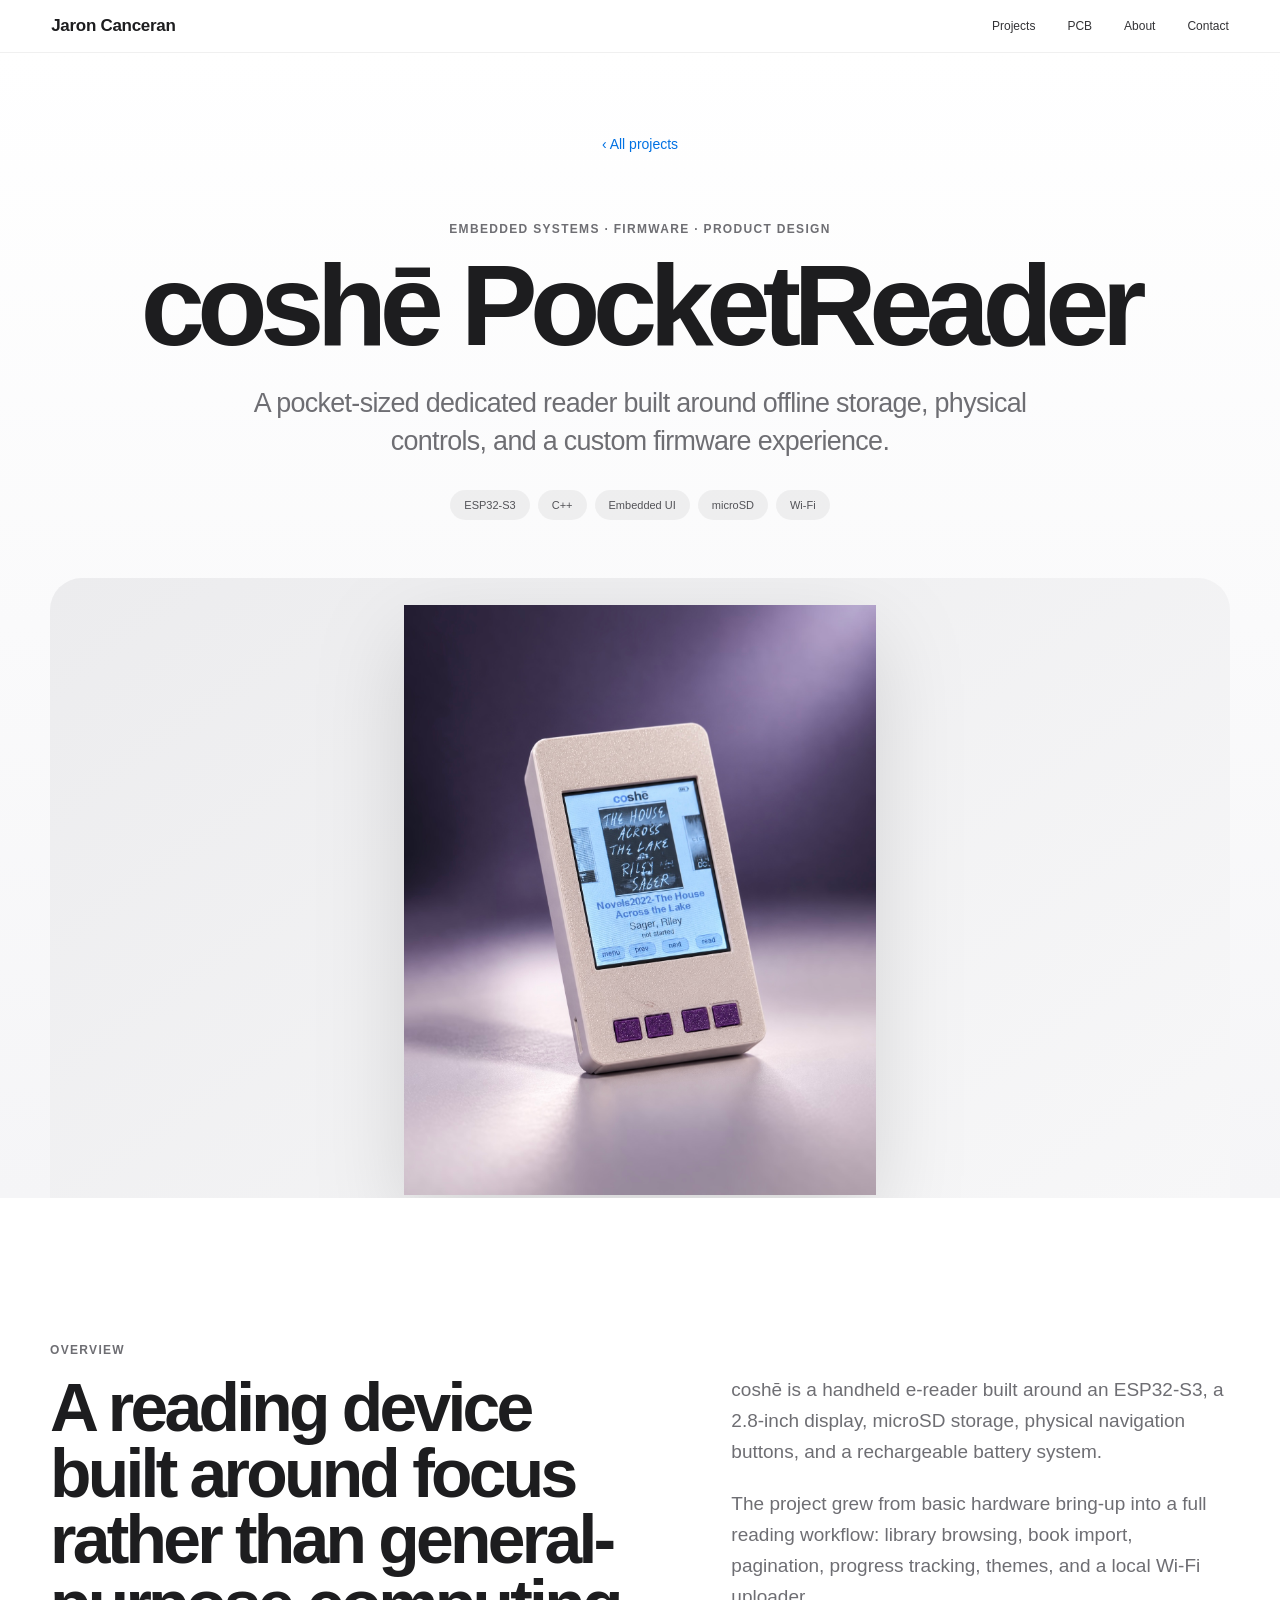
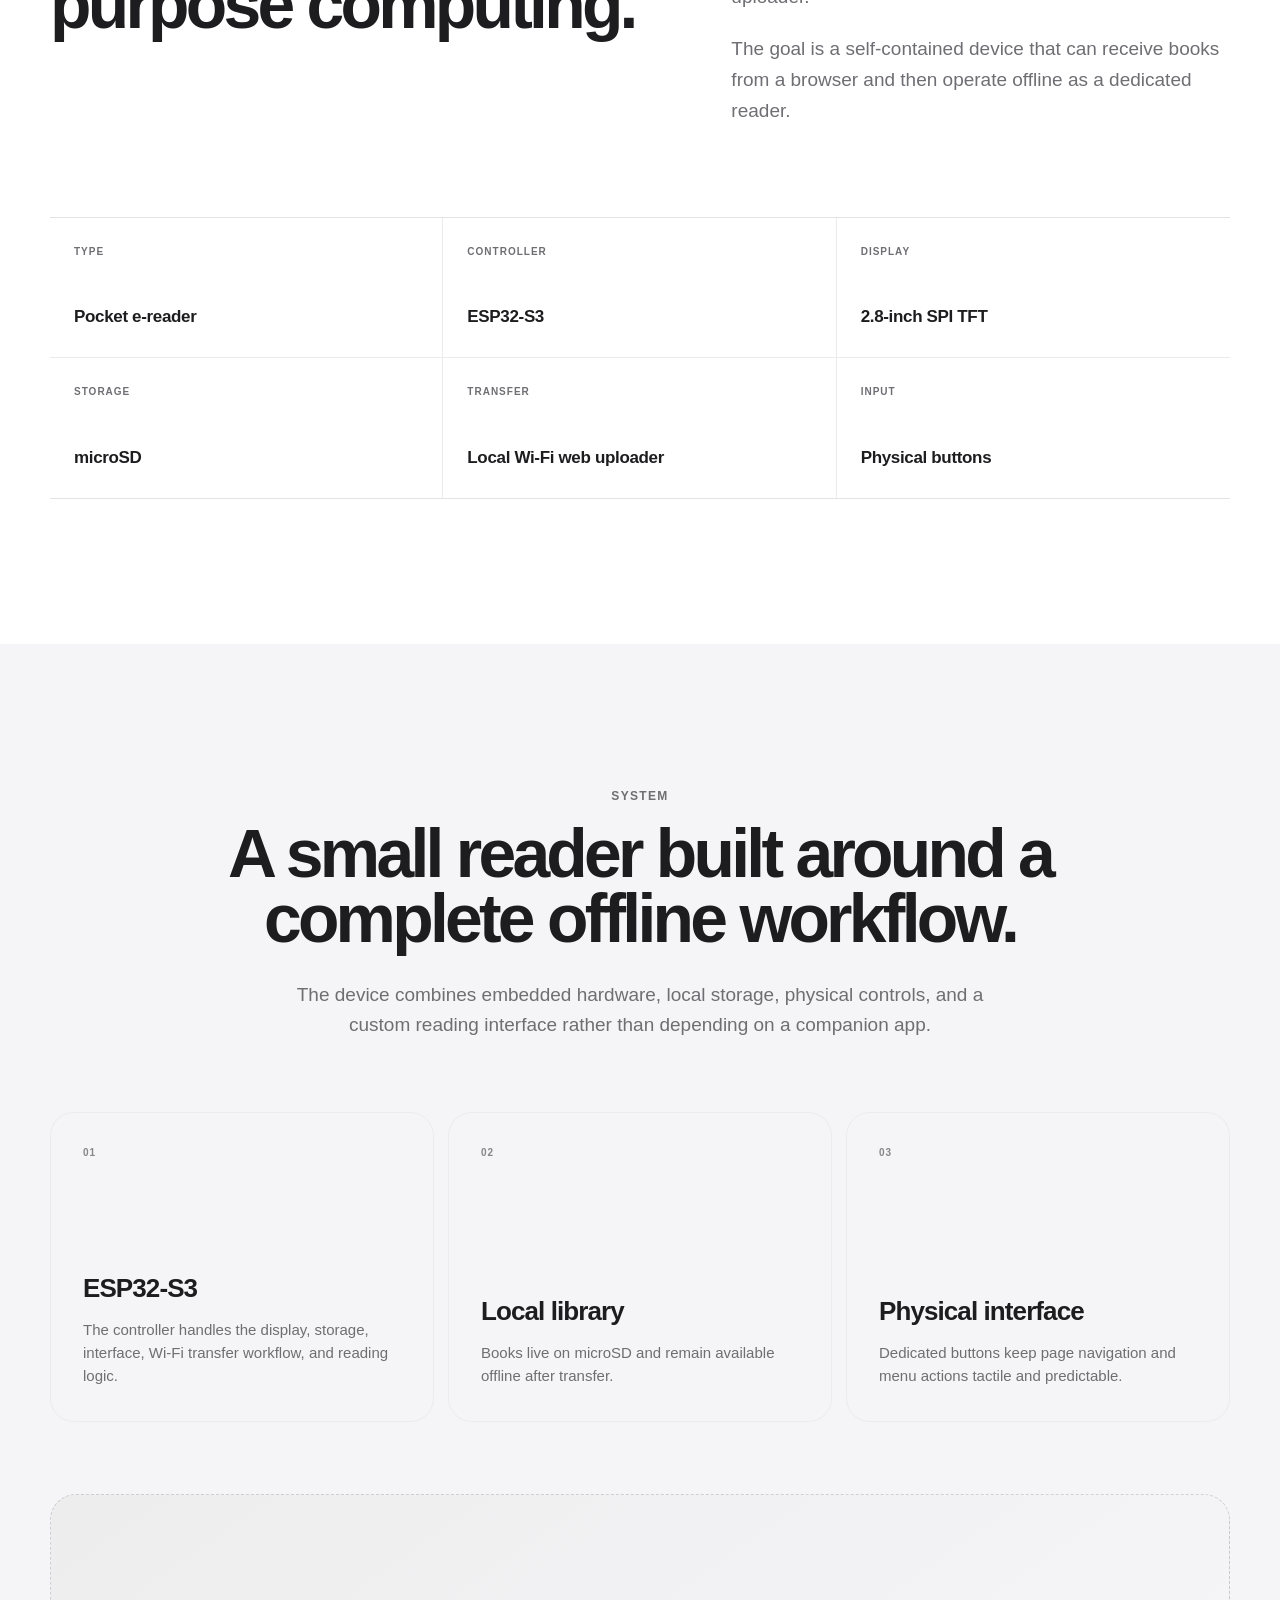
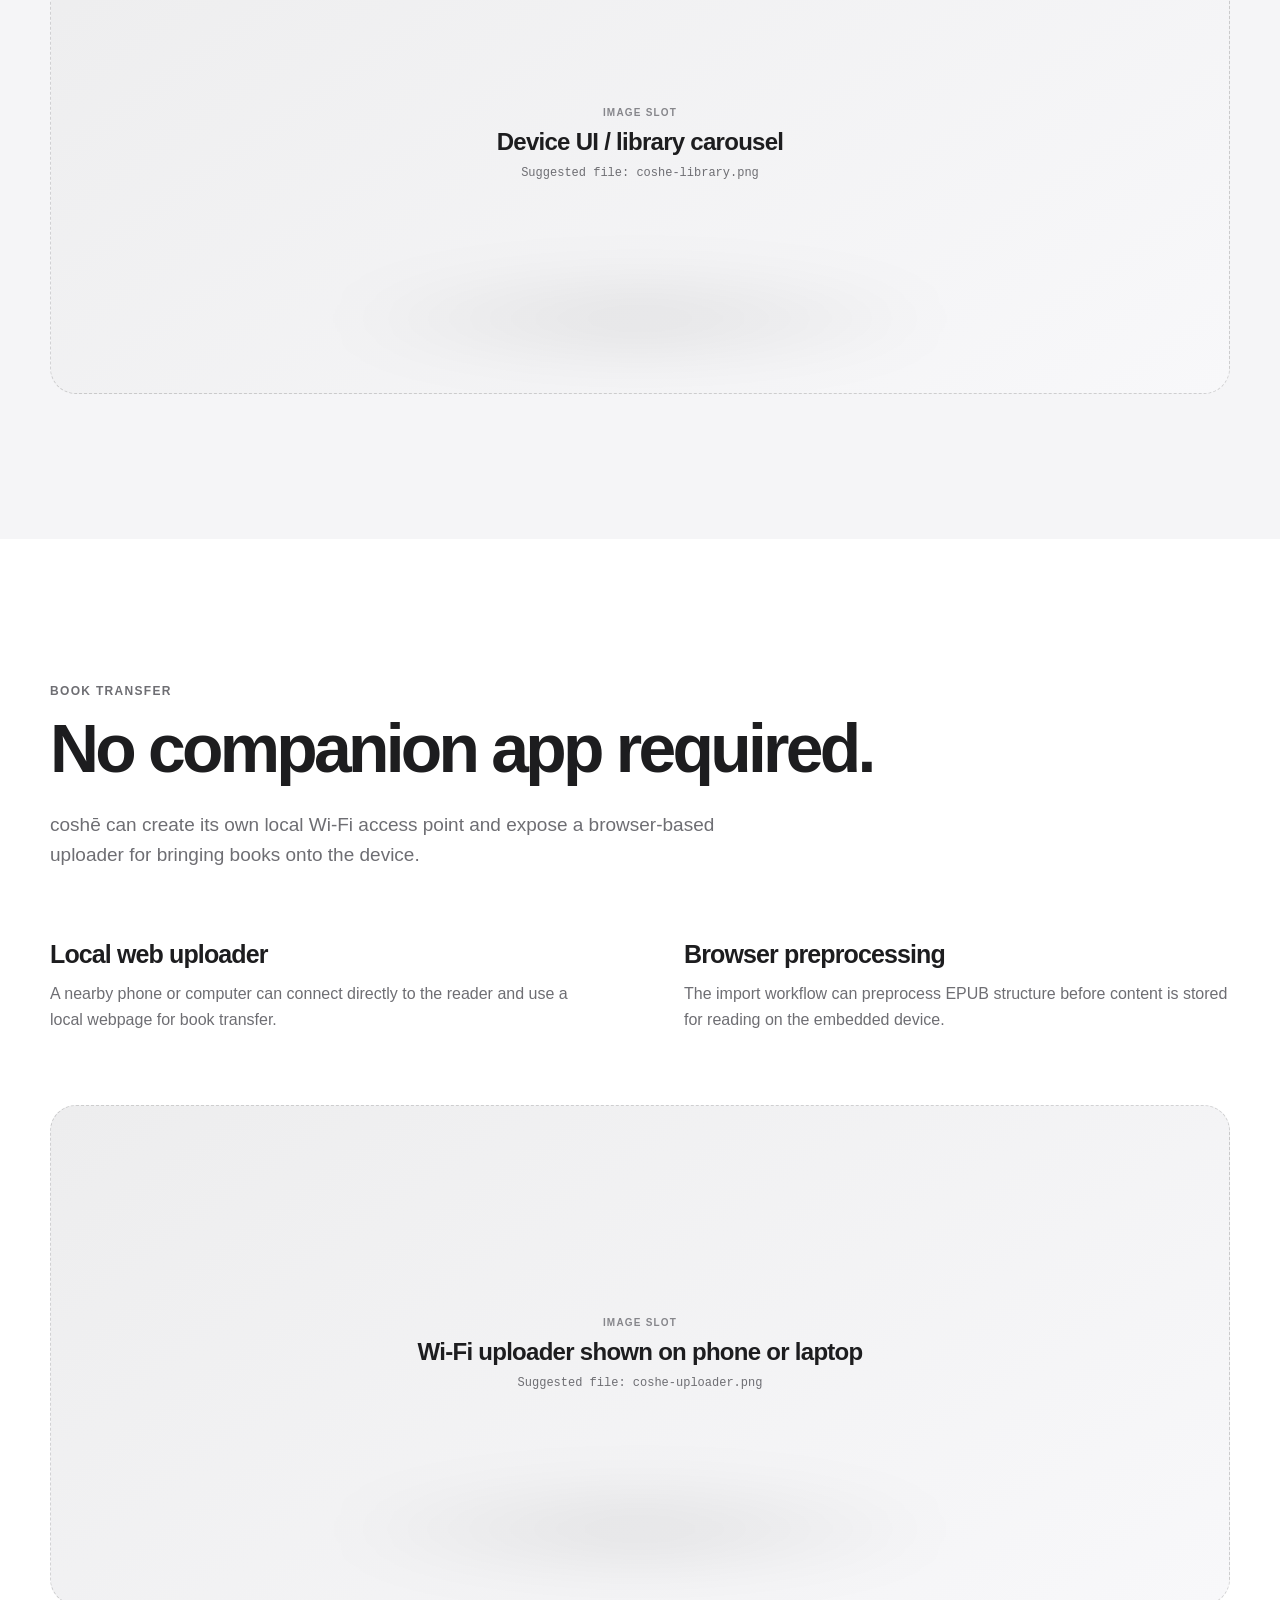
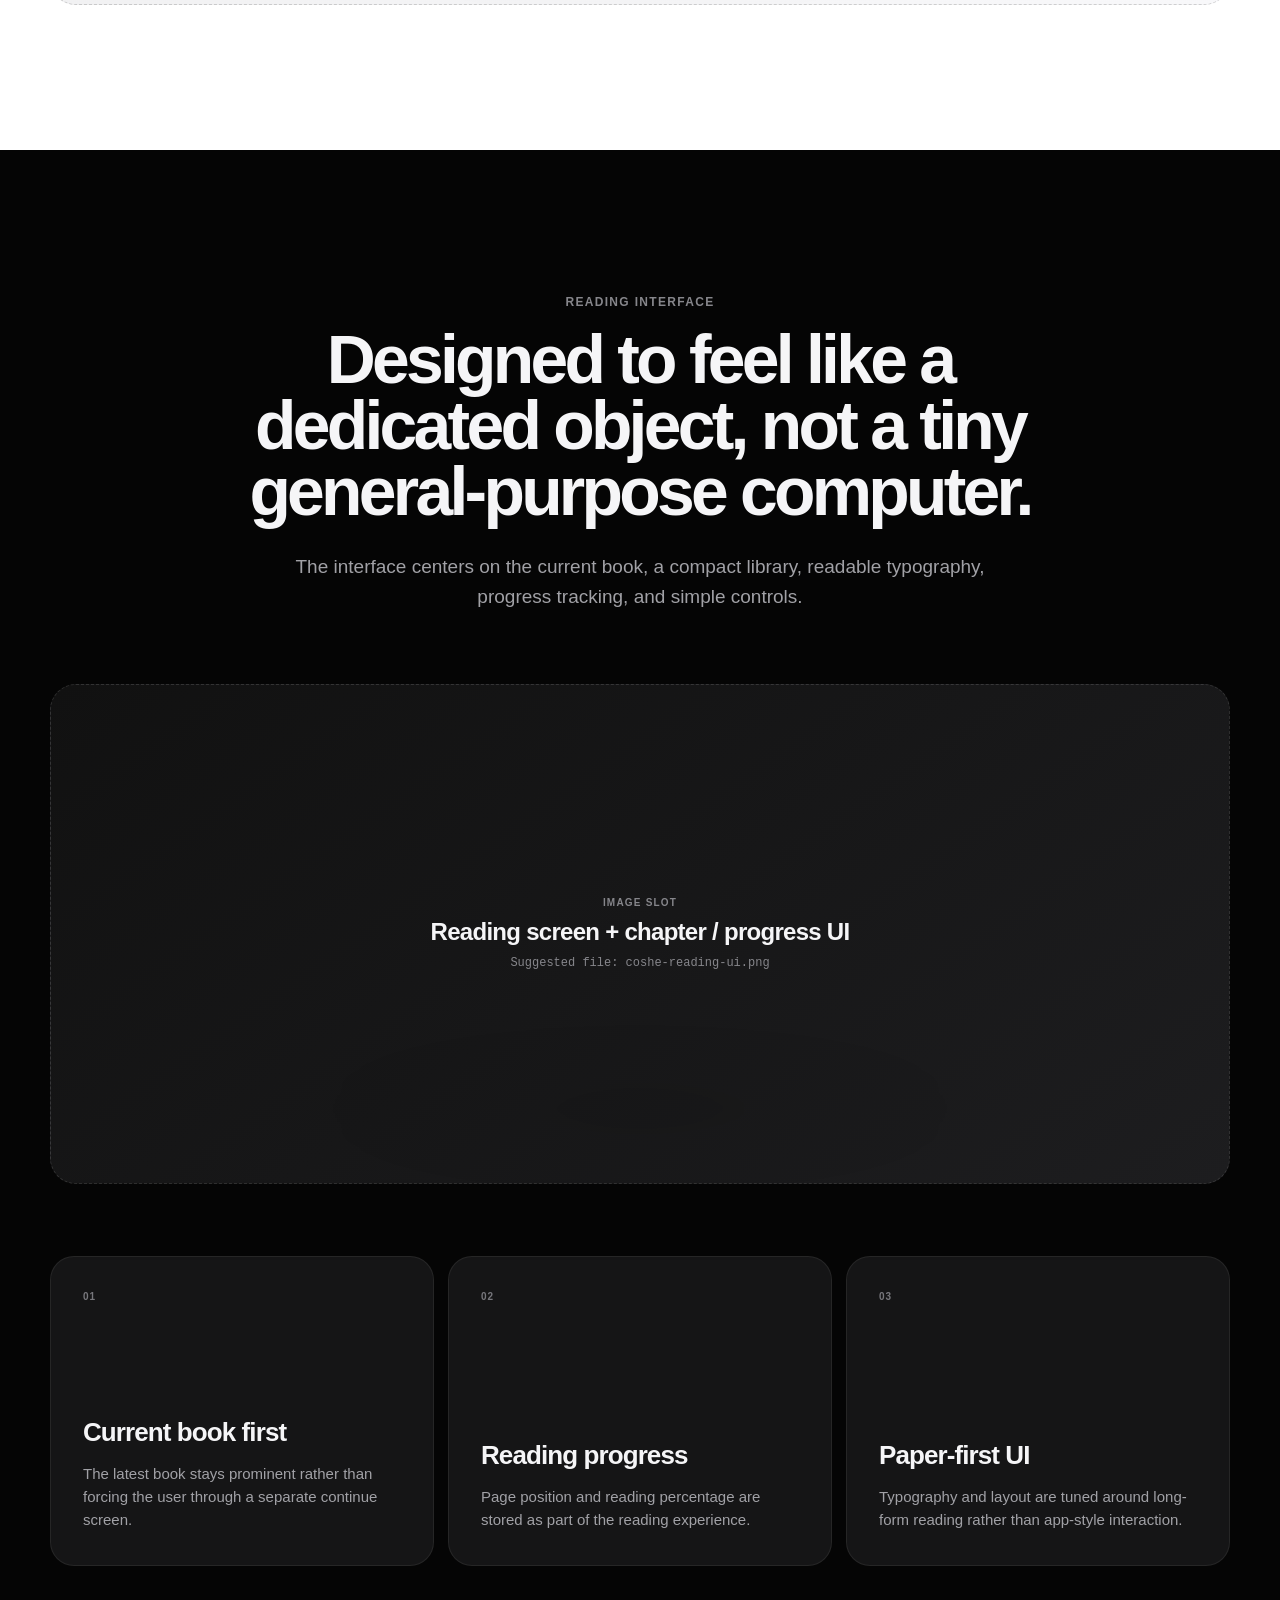
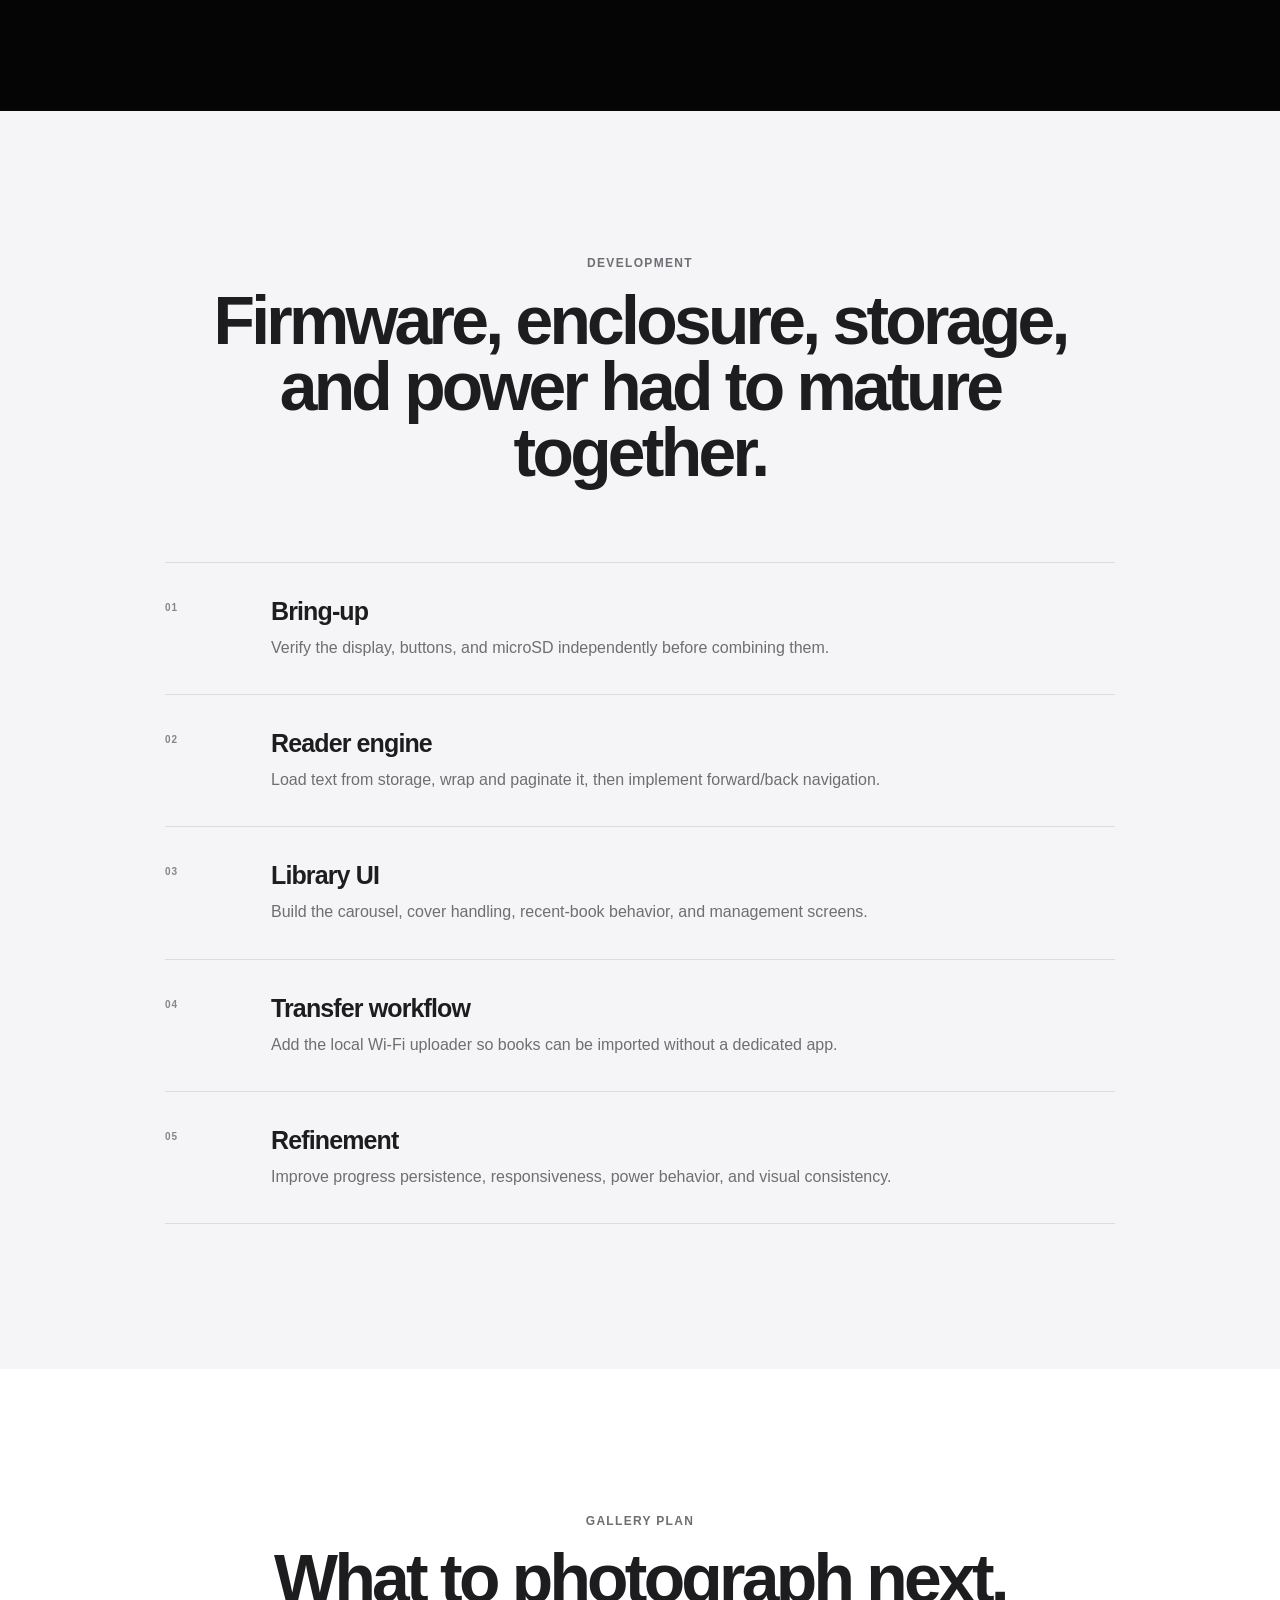
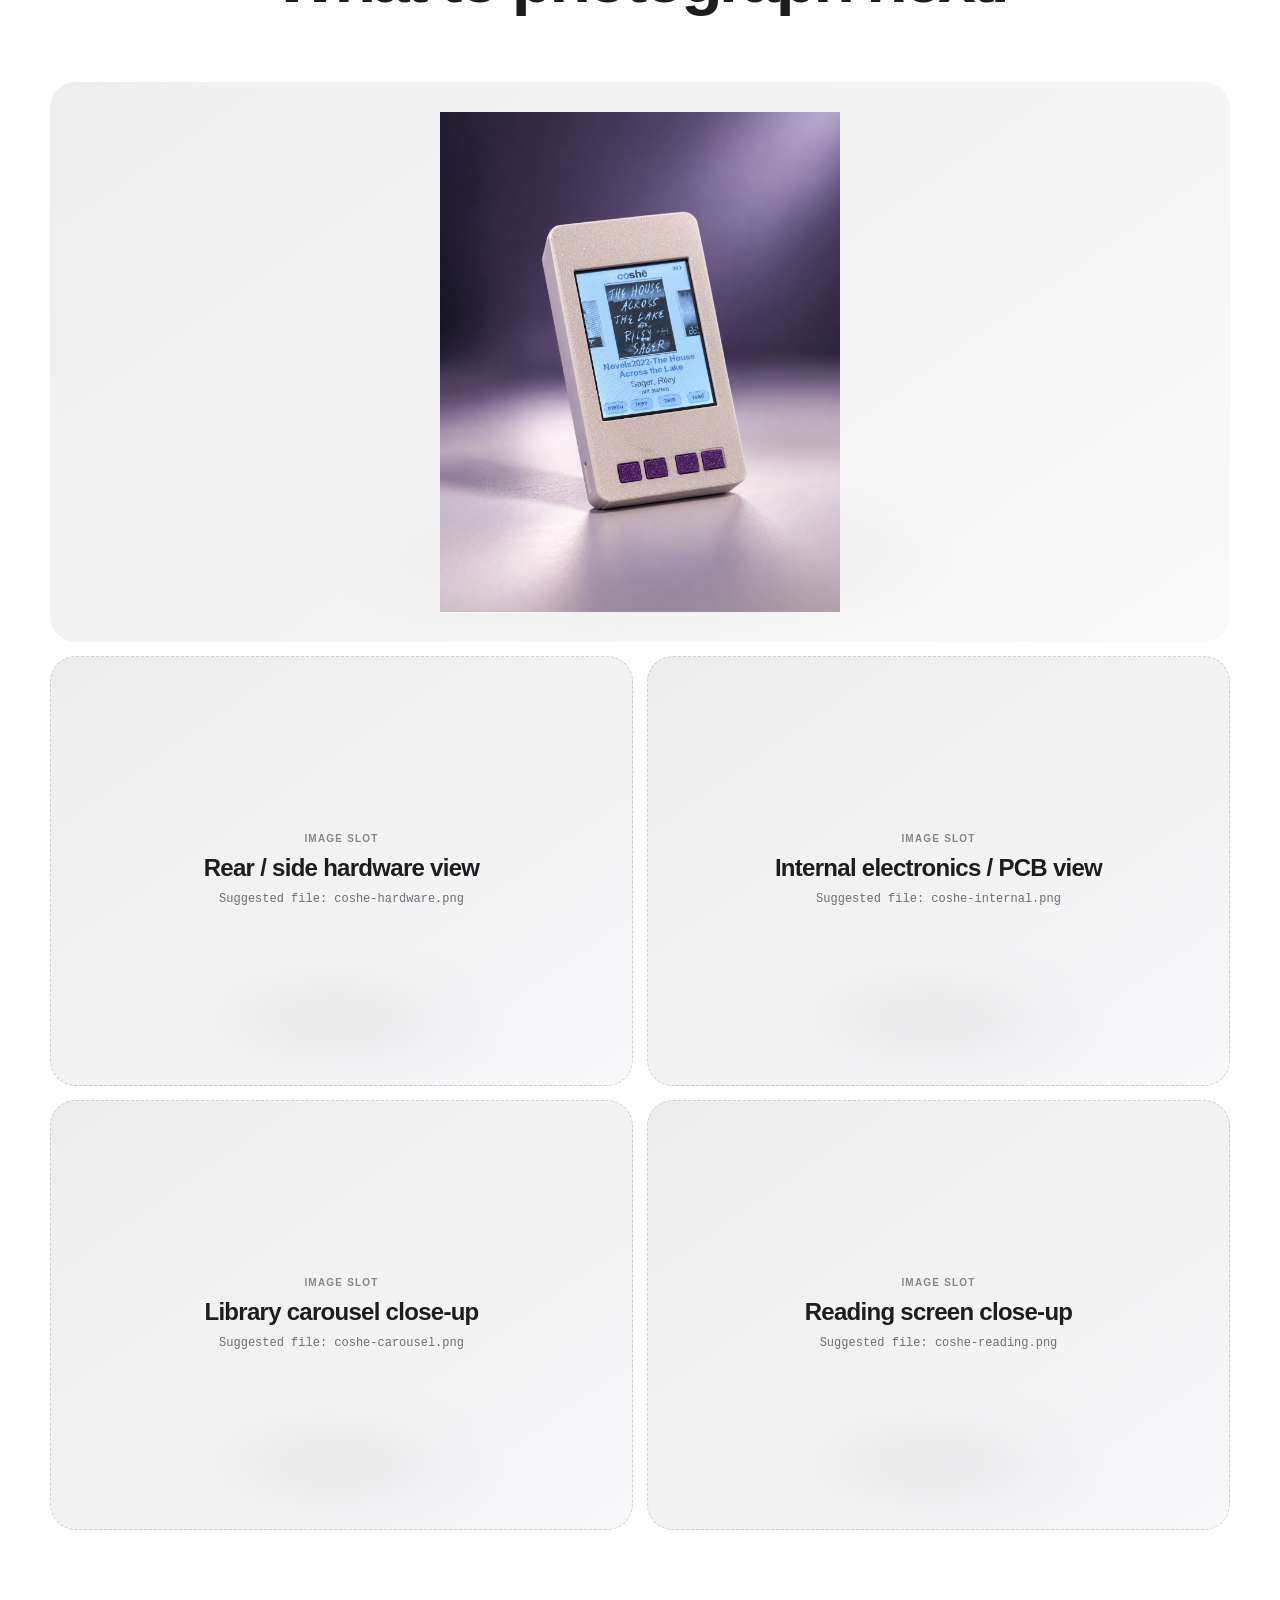
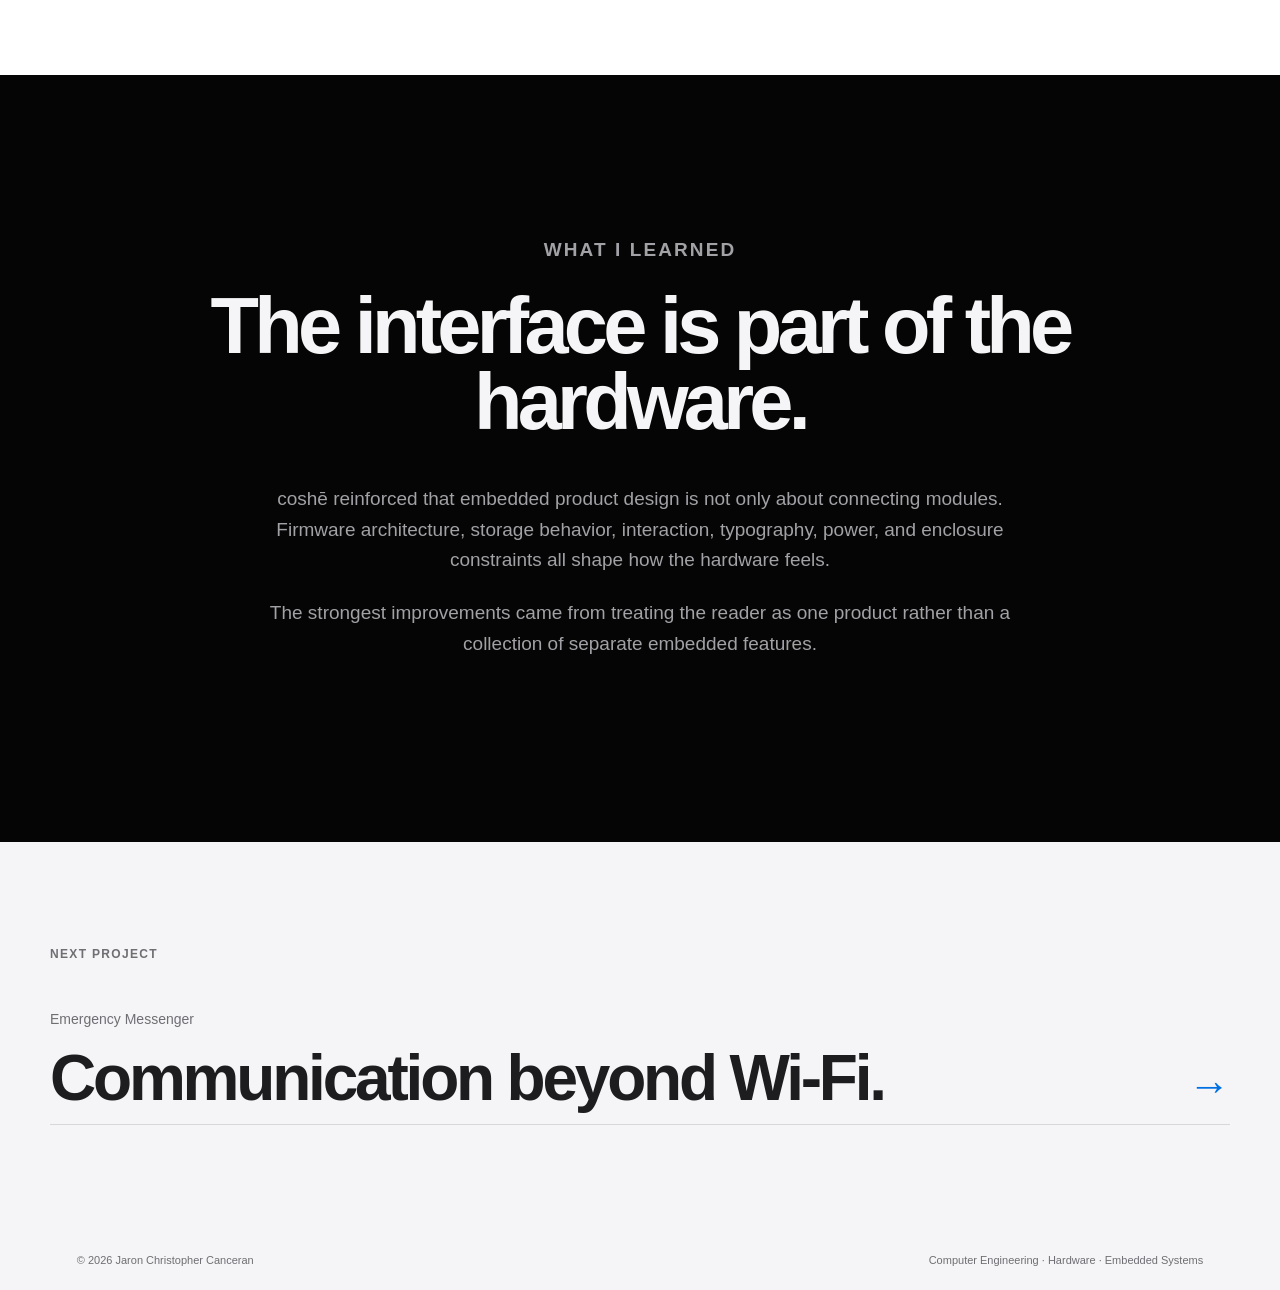
<file: projects/coshe.html>
<!DOCTYPE html>
<html lang="en">
<head>
<meta charset="UTF-8">
<meta name="viewport" content="width=device-width, initial-scale=1.0">
<title>coshē PocketReader | Jaron Canceran</title>
<meta name="description" content="Case study of coshē, an ESP32-S3 pocket reader with custom firmware, microSD storage, physical controls, and local Wi-Fi book transfer.">
<meta name="author" content="Jaron Canceran">
<meta name="robots" content="index, follow">
<link rel="canonical" href="https://electricjec.github.io/projects/coshe.html">
<link rel="stylesheet" href="../style.css">
<link rel="stylesheet" href="project.css">
</head>
<body>
<header class="site-header"><nav class="navbar"><a href="../index.html" class="brand">Jaron Canceran</a><div class="nav-links"><a href="../index.html#projects">Projects</a><a href="../index.html#pcb">PCB</a><a href="../index.html#about">About</a><a href="../index.html#contact">Contact</a></div></nav></header>
<main class="project-page">
<section class="case-hero"><div class="case-container">
<a class="case-back" href="../index.html#projects">‹ All projects</a>
<p class="case-kicker">Embedded systems · Firmware · Product design</p>
<h1>coshē PocketReader</h1>
<p class="case-lead">A pocket-sized dedicated reader built around offline storage, physical controls, and a custom firmware experience.</p>
<div class="case-tags"><span>ESP32-S3</span><span>C++</span><span>Embedded UI</span><span>microSD</span><span>Wi-Fi</span></div>
<div class="case-hero-media"><img src="../assets/images/coshe1.png" alt="coshē PocketReader project"></div>
</div></section>

<section class="case-section"><div class="case-container">
<div class="overview-grid"><div class="case-heading"><p class="case-kicker">Overview</p><h2>A reading device built around focus rather than general-purpose computing.</h2></div><div class="case-copy"><p>coshē is a handheld e-reader built around an ESP32-S3, a 2.8-inch display, microSD storage, physical navigation buttons, and a rechargeable battery system.</p><p>The project grew from basic hardware bring-up into a full reading workflow: library browsing, book import, pagination, progress tracking, themes, and a local Wi-Fi uploader.</p><p>The goal is a self-contained device that can receive books from a browser and then operate offline as a dedicated reader.</p></div></div>
<div class="meta-grid"><div class="meta-item"><span>TYPE</span><strong>Pocket e-reader</strong></div><div class="meta-item"><span>CONTROLLER</span><strong>ESP32-S3</strong></div><div class="meta-item"><span>DISPLAY</span><strong>2.8-inch SPI TFT</strong></div><div class="meta-item"><span>STORAGE</span><strong>microSD</strong></div><div class="meta-item"><span>TRANSFER</span><strong>Local Wi-Fi web uploader</strong></div><div class="meta-item"><span>INPUT</span><strong>Physical buttons</strong></div></div>
</div></section>

<section class="case-section soft"><div class="case-container"><div class="case-heading center"><p class="case-kicker">System</p><h2>A small reader built around a complete offline workflow.</h2><p class="section-lead">The device combines embedded hardware, local storage, physical controls, and a custom reading interface rather than depending on a companion app.</p></div>
<div class="feature-grid"><article class="feature-card"><span class="feature-index">01</span><h3>ESP32-S3</h3><p>The controller handles the display, storage, interface, Wi-Fi transfer workflow, and reading logic.</p></article><article class="feature-card"><span class="feature-index">02</span><h3>Local library</h3><p>Books live on microSD and remain available offline after transfer.</p></article><article class="feature-card"><span class="feature-index">03</span><h3>Physical interface</h3><p>Dedicated buttons keep page navigation and menu actions tactile and predictable.</p></article></div>
<div class="media-placeholder"><span class="placeholder-label">Image slot</span><h3 class="placeholder-title">Device UI / library carousel</h3><p class="placeholder-file">Suggested file: coshe-library.png</p></div>
</div></section>

<section class="case-section"><div class="case-container"><div class="case-heading"><p class="case-kicker">Book transfer</p><h2>No companion app required.</h2><p class="section-lead">coshē can create its own local Wi-Fi access point and expose a browser-based uploader for bringing books onto the device.</p></div>
<div class="copy-grid"><div><h3>Local web uploader</h3><p>A nearby phone or computer can connect directly to the reader and use a local webpage for book transfer.</p></div><div><h3>Browser preprocessing</h3><p>The import workflow can preprocess EPUB structure before content is stored for reading on the embedded device.</p></div></div>
<div class="media-placeholder"><span class="placeholder-label">Image slot</span><h3 class="placeholder-title">Wi-Fi uploader shown on phone or laptop</h3><p class="placeholder-file">Suggested file: coshe-uploader.png</p></div>
</div></section>

<section class="case-section dark"><div class="case-container"><div class="case-heading center"><p class="case-kicker">Reading interface</p><h2>Designed to feel like a dedicated object, not a tiny general-purpose computer.</h2><p class="section-lead">The interface centers on the current book, a compact library, readable typography, progress tracking, and simple controls.</p></div>
<div class="media-placeholder dark-placeholder"><span class="placeholder-label">Image slot</span><h3 class="placeholder-title">Reading screen + chapter / progress UI</h3><p class="placeholder-file">Suggested file: coshe-reading-ui.png</p></div>
<div class="feature-grid"><article class="feature-card"><span class="feature-index">01</span><h3>Current book first</h3><p>The latest book stays prominent rather than forcing the user through a separate continue screen.</p></article><article class="feature-card"><span class="feature-index">02</span><h3>Reading progress</h3><p>Page position and reading percentage are stored as part of the reading experience.</p></article><article class="feature-card"><span class="feature-index">03</span><h3>Paper-first UI</h3><p>Typography and layout are tuned around long-form reading rather than app-style interaction.</p></article></div>
</div></section>

<section class="case-section soft"><div class="case-container"><div class="case-heading center"><p class="case-kicker">Development</p><h2>Firmware, enclosure, storage, and power had to mature together.</h2></div>
<div class="process-list"><div class="process-row"><span>01</span><div><h3>Bring-up</h3><p>Verify the display, buttons, and microSD independently before combining them.</p></div></div><div class="process-row"><span>02</span><div><h3>Reader engine</h3><p>Load text from storage, wrap and paginate it, then implement forward/back navigation.</p></div></div><div class="process-row"><span>03</span><div><h3>Library UI</h3><p>Build the carousel, cover handling, recent-book behavior, and management screens.</p></div></div><div class="process-row"><span>04</span><div><h3>Transfer workflow</h3><p>Add the local Wi-Fi uploader so books can be imported without a dedicated app.</p></div></div><div class="process-row"><span>05</span><div><h3>Refinement</h3><p>Improve progress persistence, responsiveness, power behavior, and visual consistency.</p></div></div></div>
</div></section>

<section class="case-section"><div class="case-container"><div class="case-heading center"><p class="case-kicker">Gallery plan</p><h2>What to photograph next.</h2></div><div class="gallery-grid"><div class="media-block "><img src="../assets/images/coshe1.png" alt="coshē PocketReader"></div> <div class="media-placeholder"><span class="placeholder-label">Image slot</span><h3 class="placeholder-title">Rear / side hardware view</h3><p class="placeholder-file">Suggested file: coshe-hardware.png</p></div> <div class="media-placeholder"><span class="placeholder-label">Image slot</span><h3 class="placeholder-title">Internal electronics / PCB view</h3><p class="placeholder-file">Suggested file: coshe-internal.png</p></div> <div class="media-placeholder"><span class="placeholder-label">Image slot</span><h3 class="placeholder-title">Library carousel close-up</h3><p class="placeholder-file">Suggested file: coshe-carousel.png</p></div> <div class="media-placeholder"><span class="placeholder-label">Image slot</span><h3 class="placeholder-title">Reading screen close-up</h3><p class="placeholder-file">Suggested file: coshe-reading.png</p></div></div></div></section>

<section class="learning"><div class="case-container"><p class="case-kicker">What I learned</p><h2>The interface is part of the hardware.</h2><p>coshē reinforced that embedded product design is not only about connecting modules. Firmware architecture, storage behavior, interaction, typography, power, and enclosure constraints all shape how the hardware feels.</p><p>The strongest improvements came from treating the reader as one product rather than a collection of separate embedded features.</p></div></section>
<section class="next-project"><div class="case-container"><p class="case-kicker">Next project</p><a class="next-link" href="emergency-messenger.html"><span>Emergency Messenger</span><strong>Communication beyond Wi-Fi.</strong><span class="next-arrow">→</span></a></div></section>
</main>
<footer><span>© 2026 Jaron Christopher Canceran</span><span>Computer Engineering · Hardware · Embedded Systems</span></footer>
<script src="../script.js"></script>
</body>
</html>
</file>
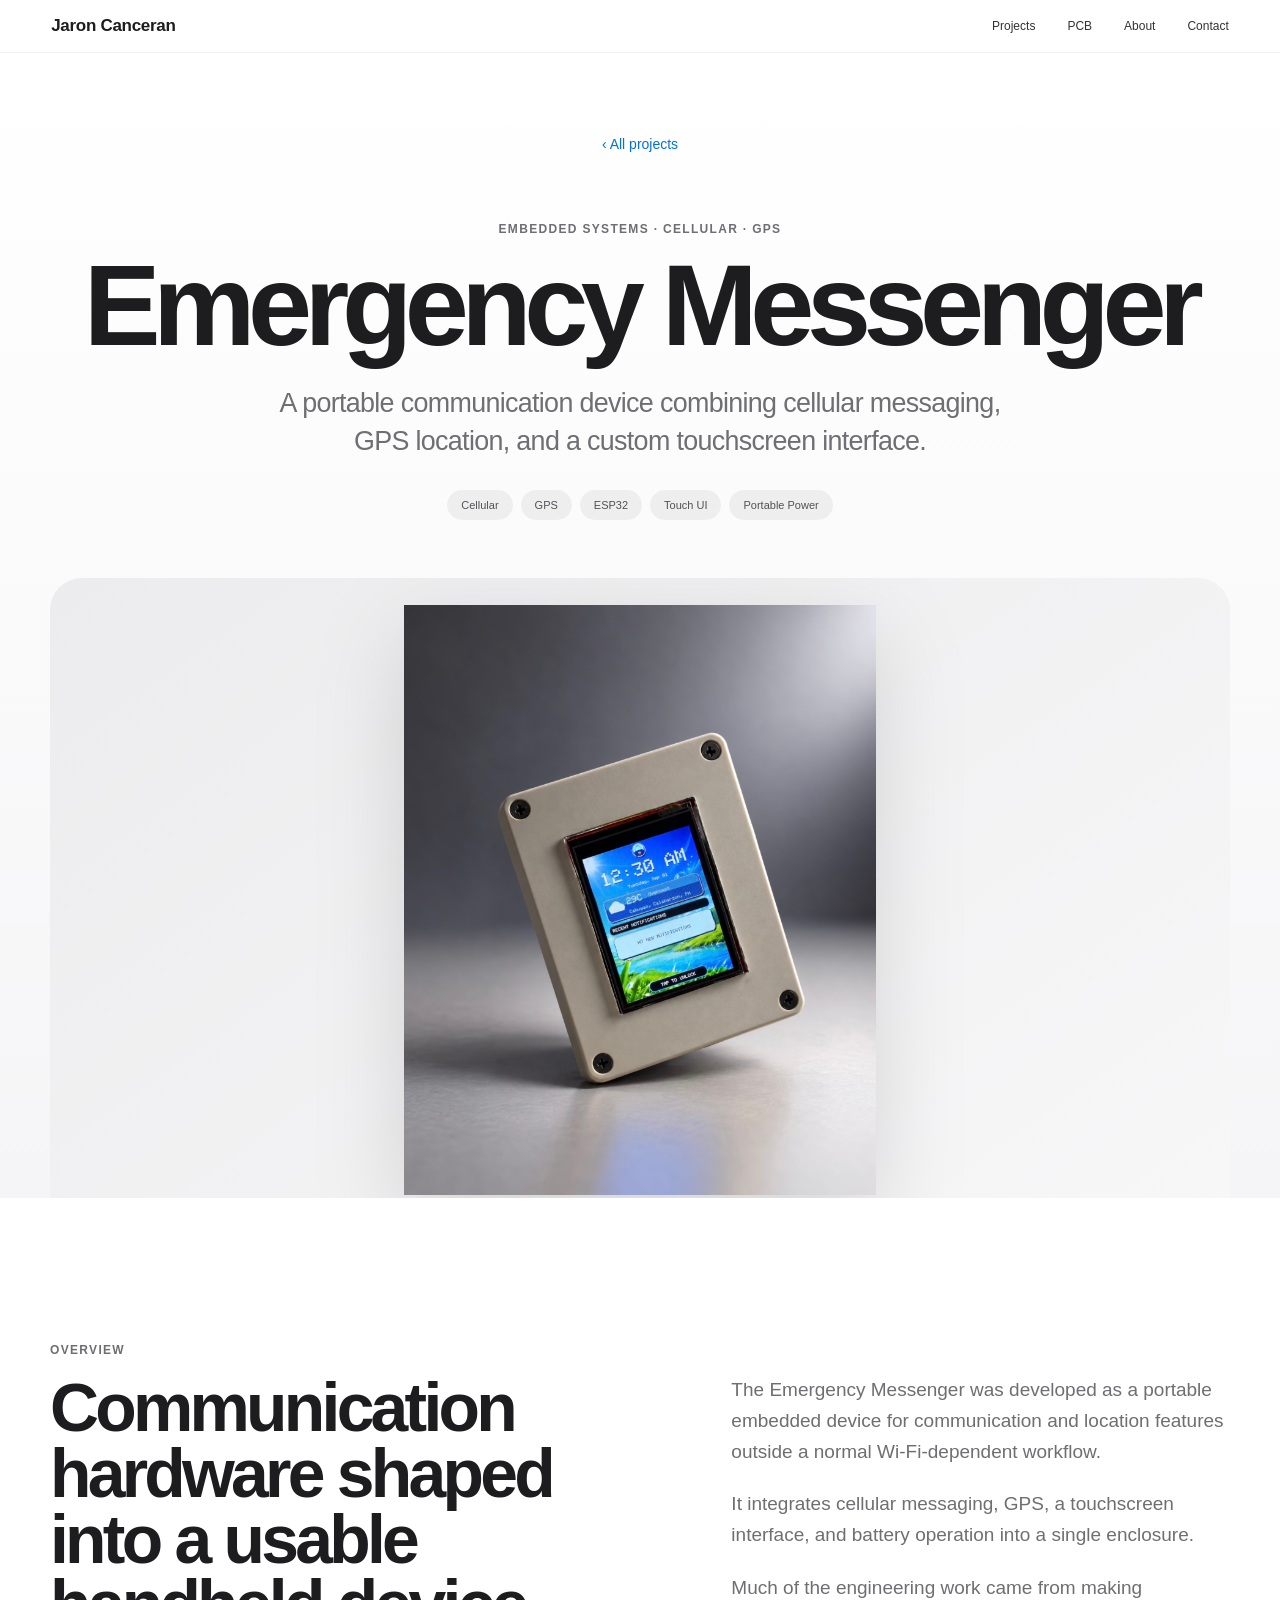
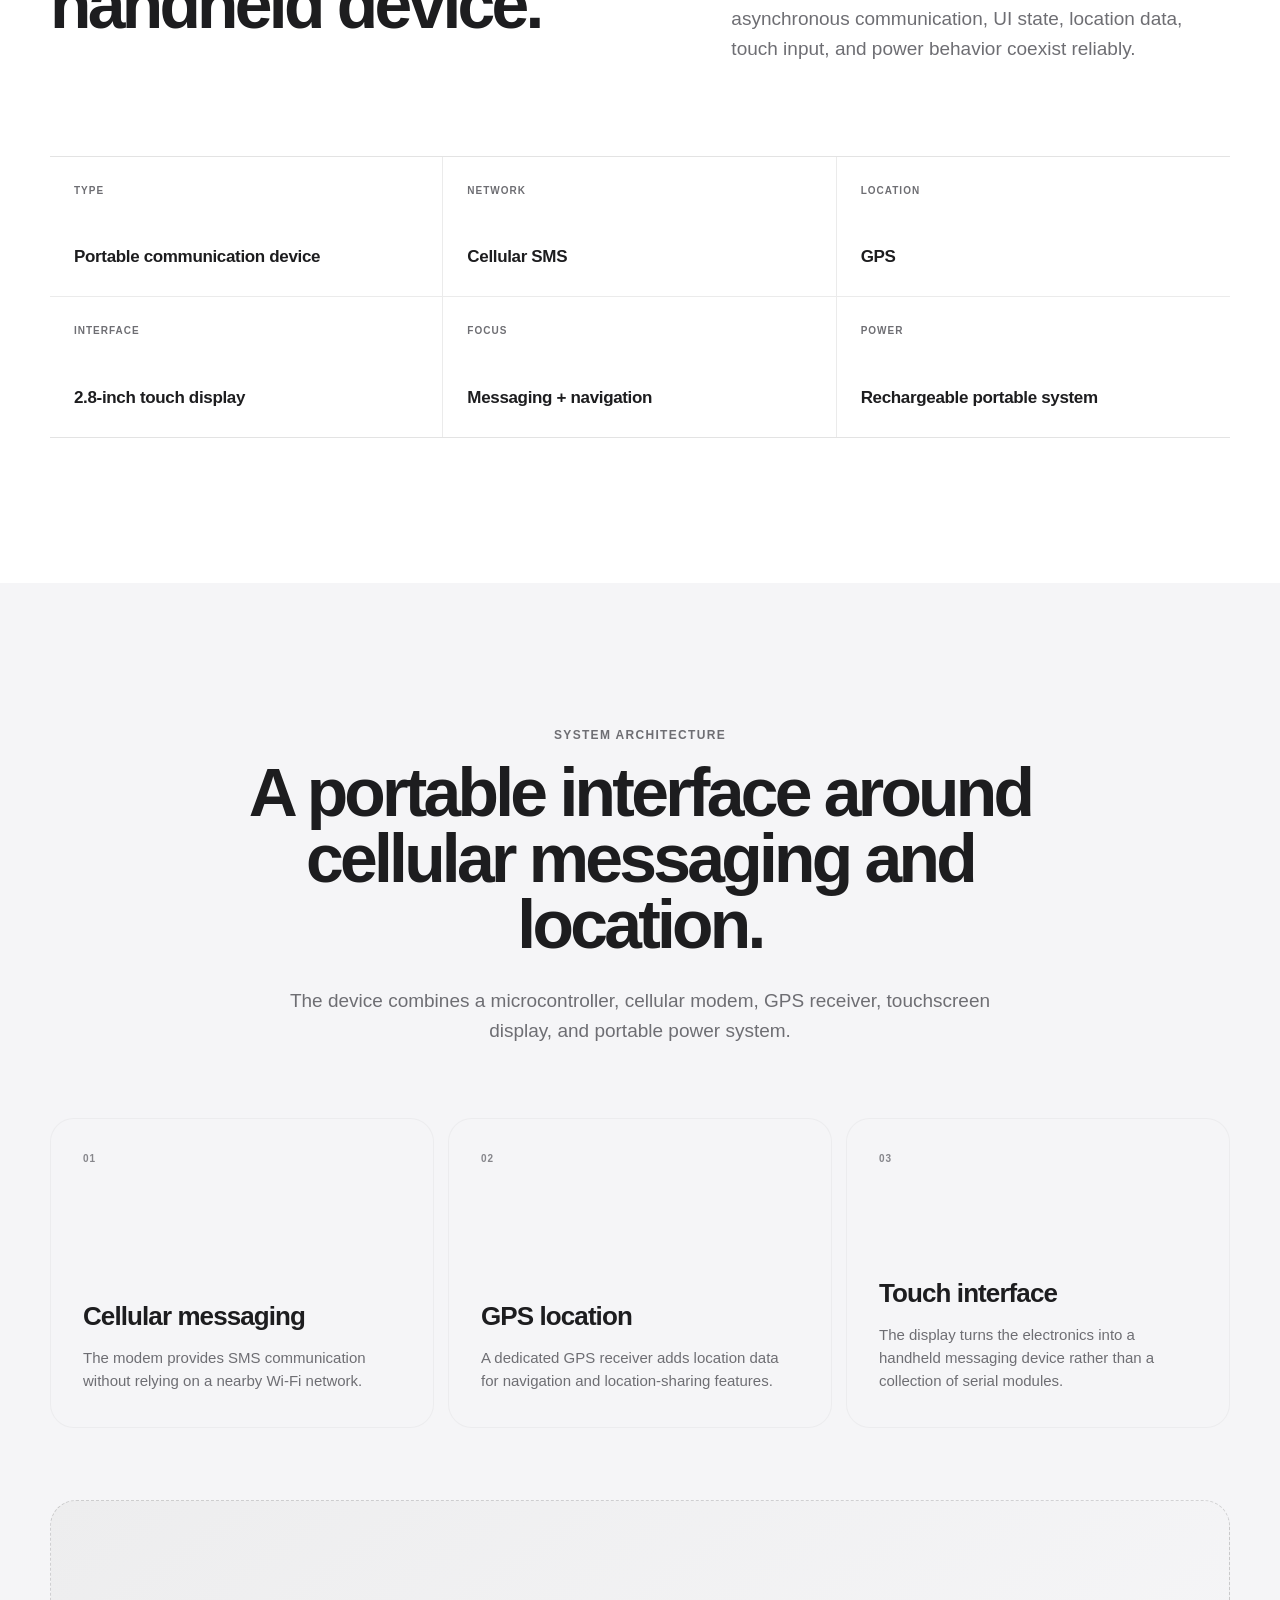
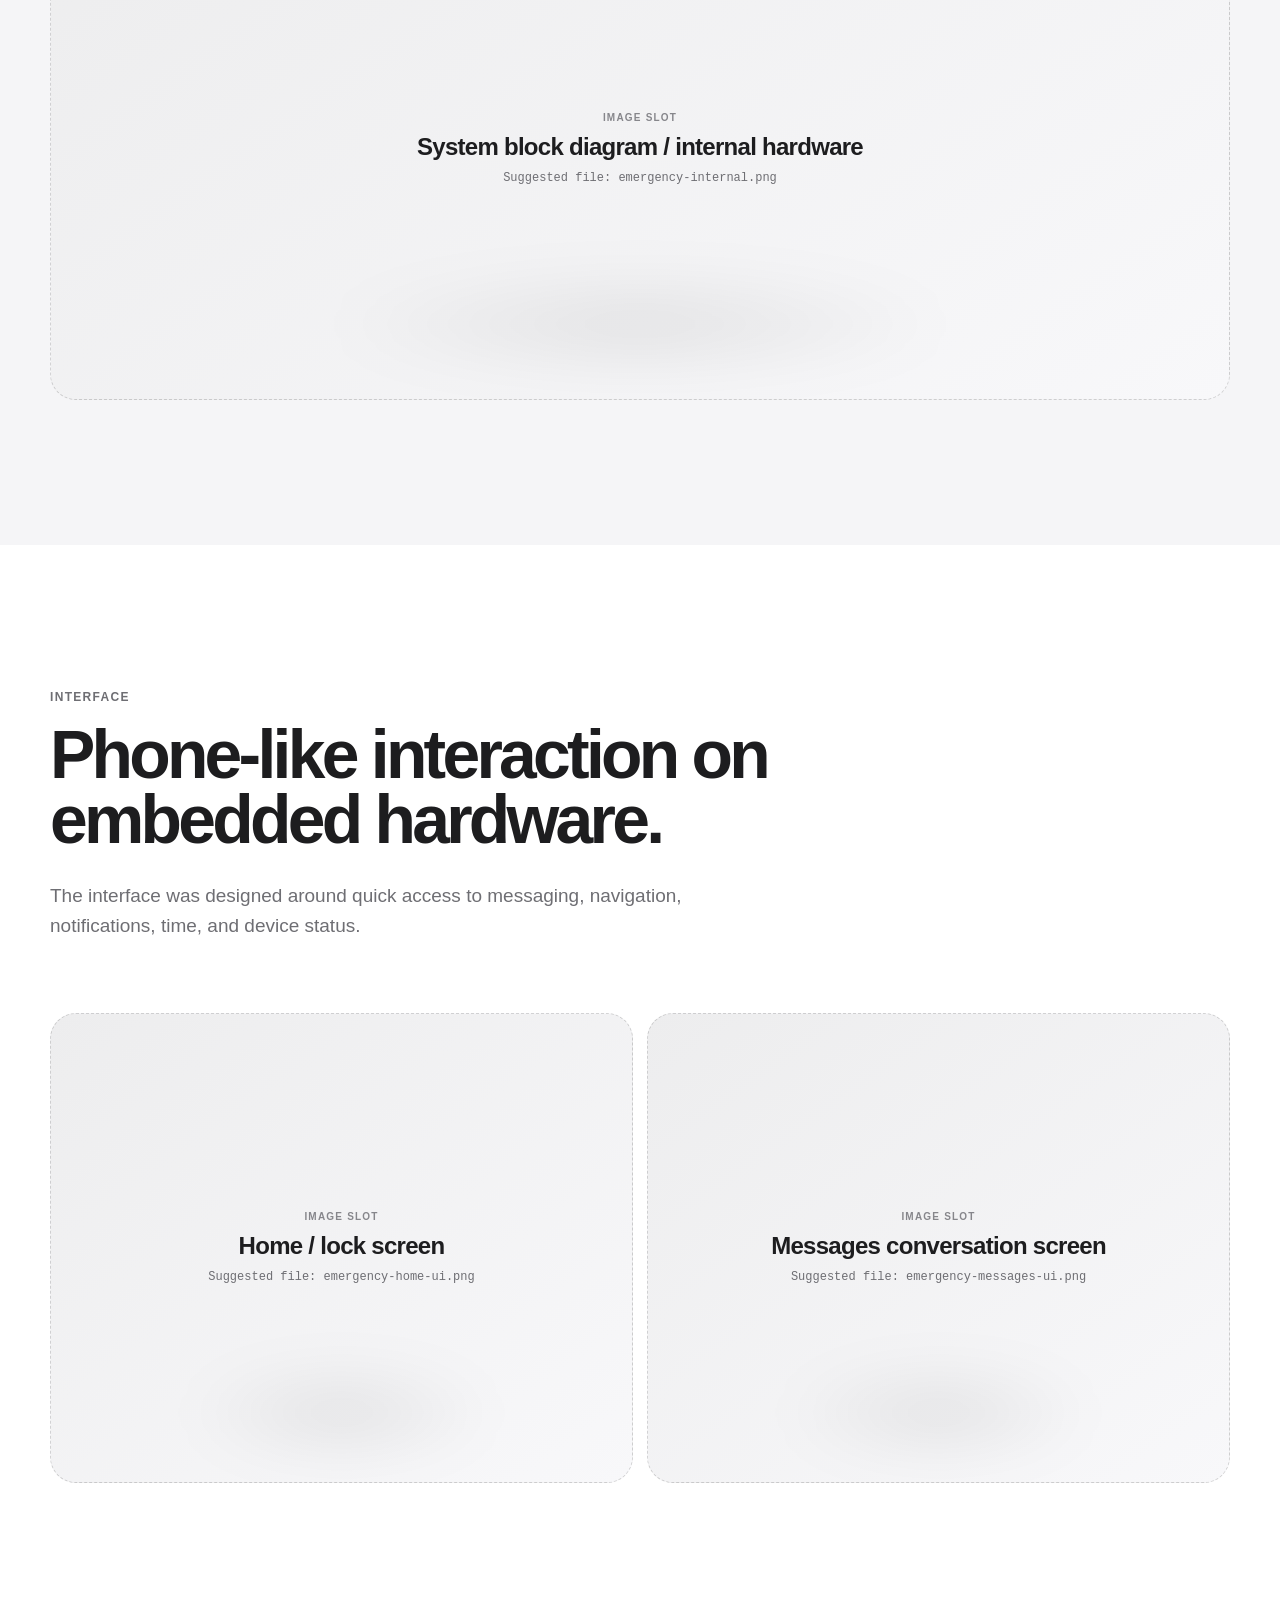
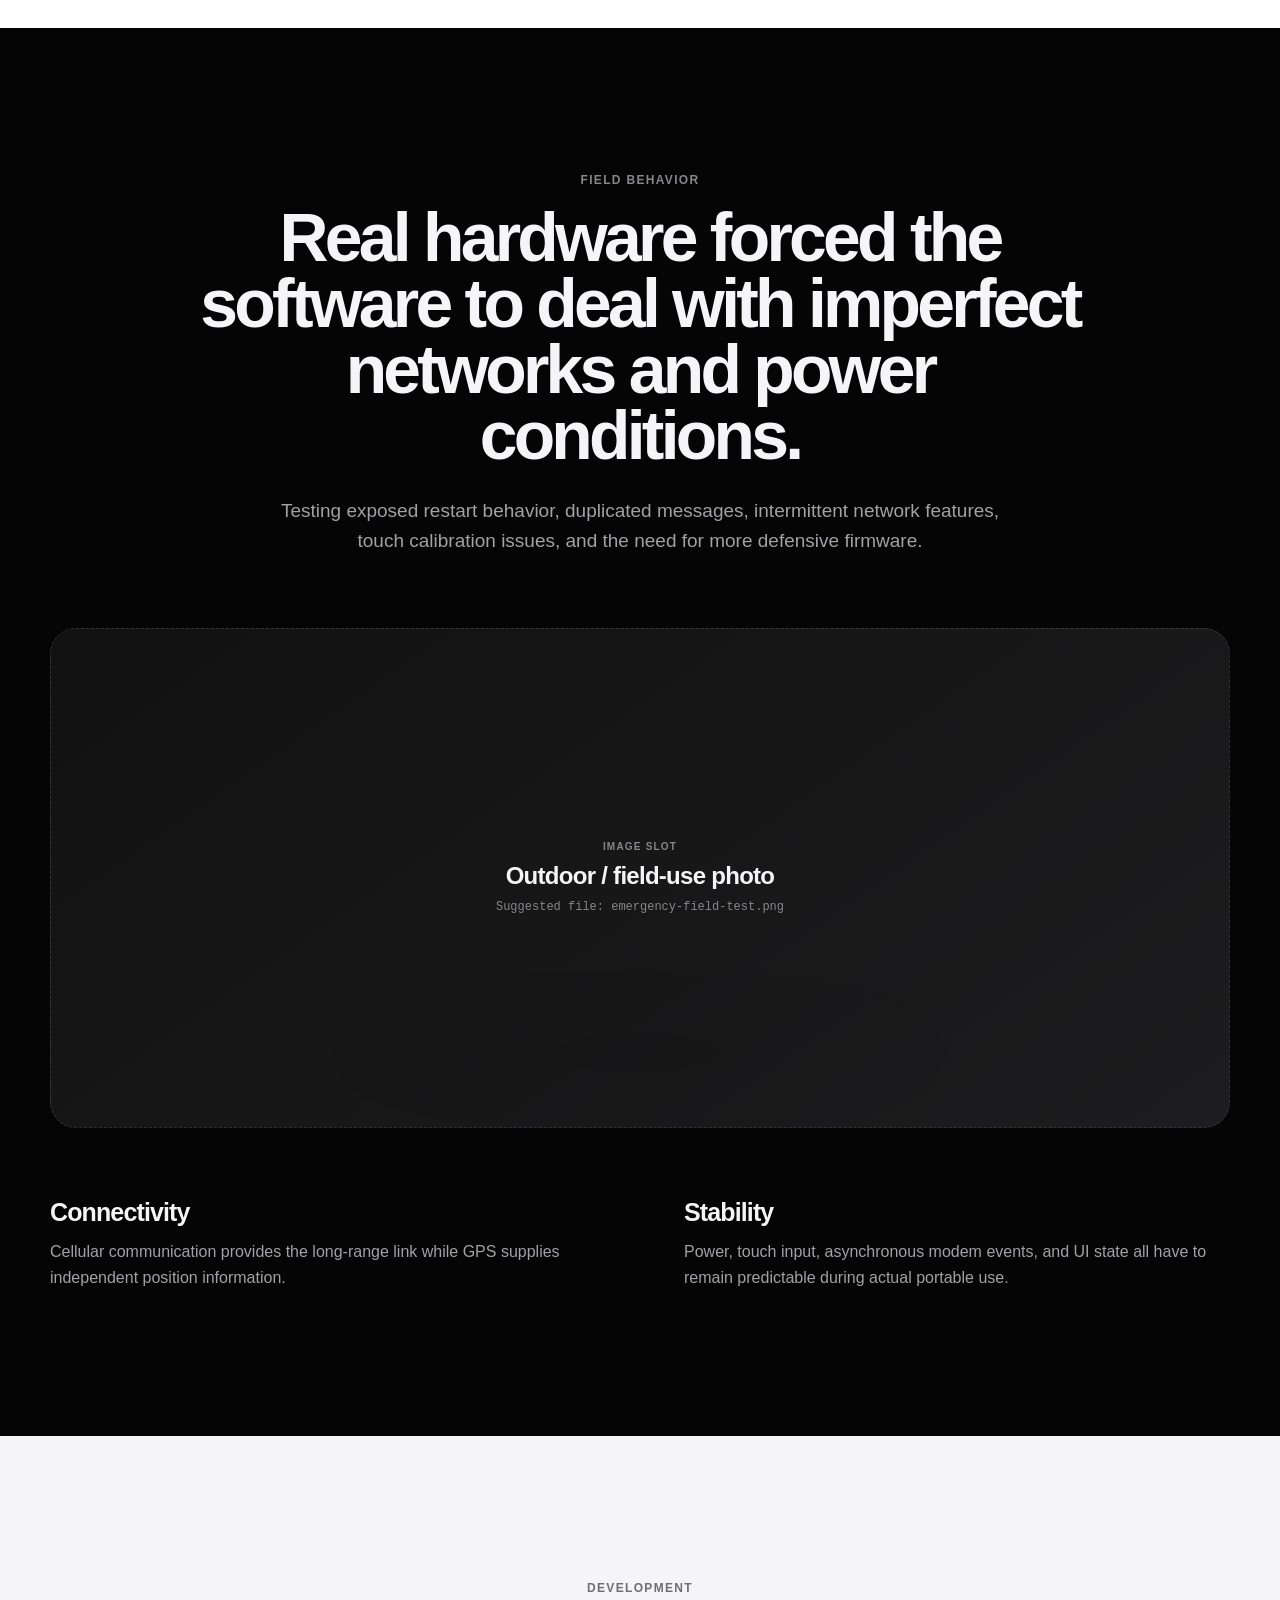
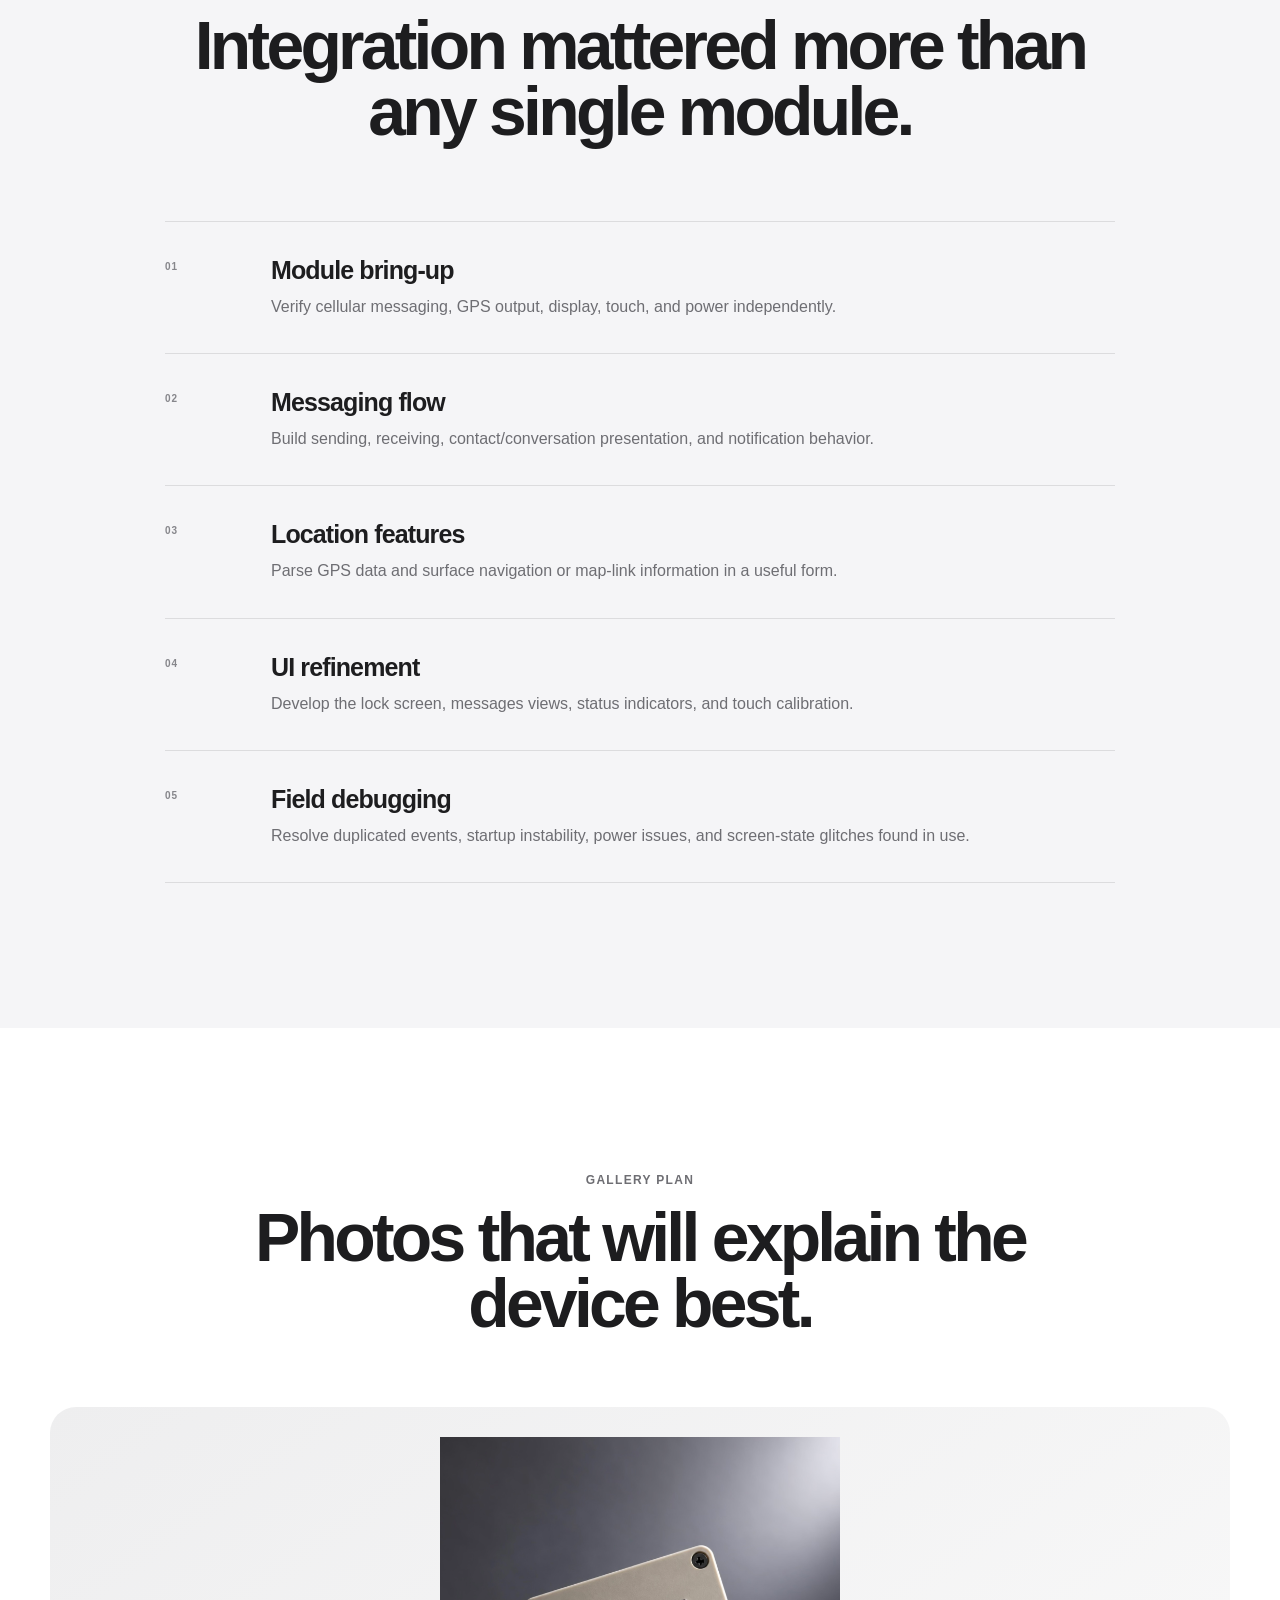
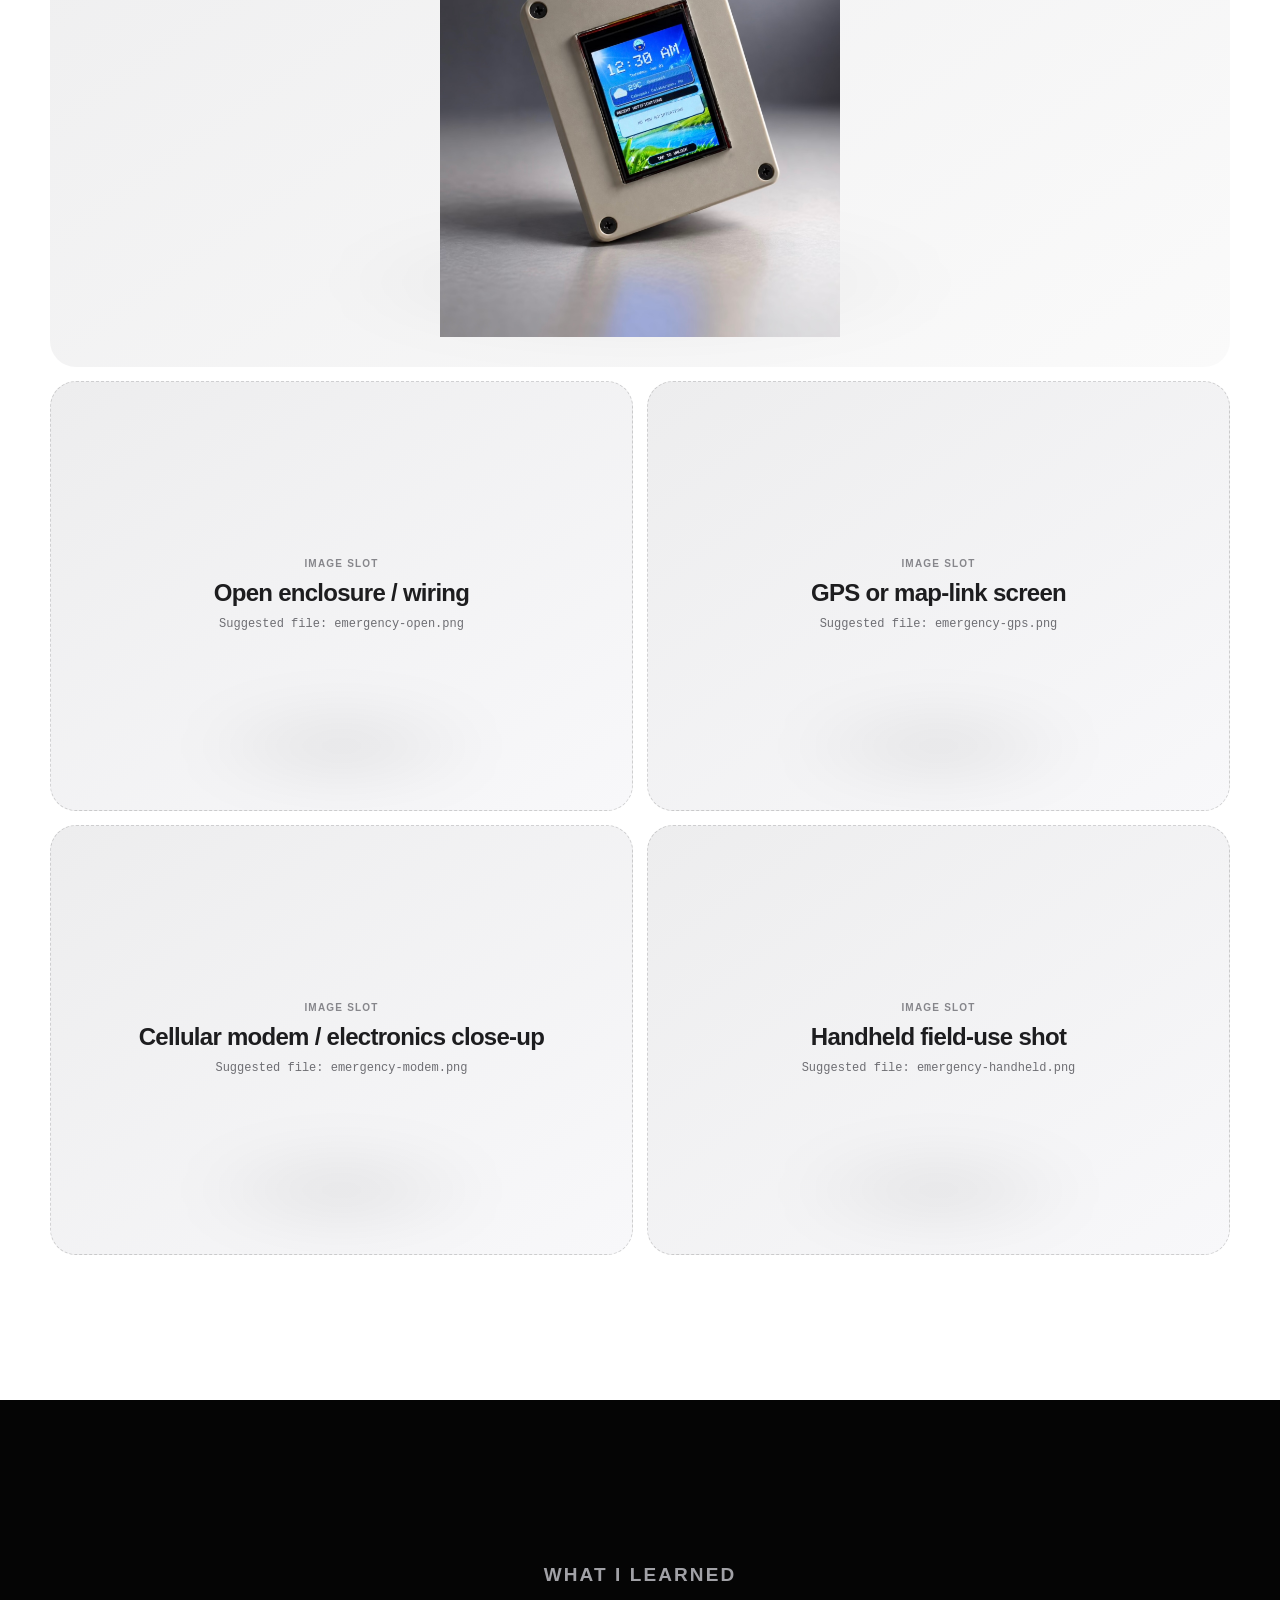
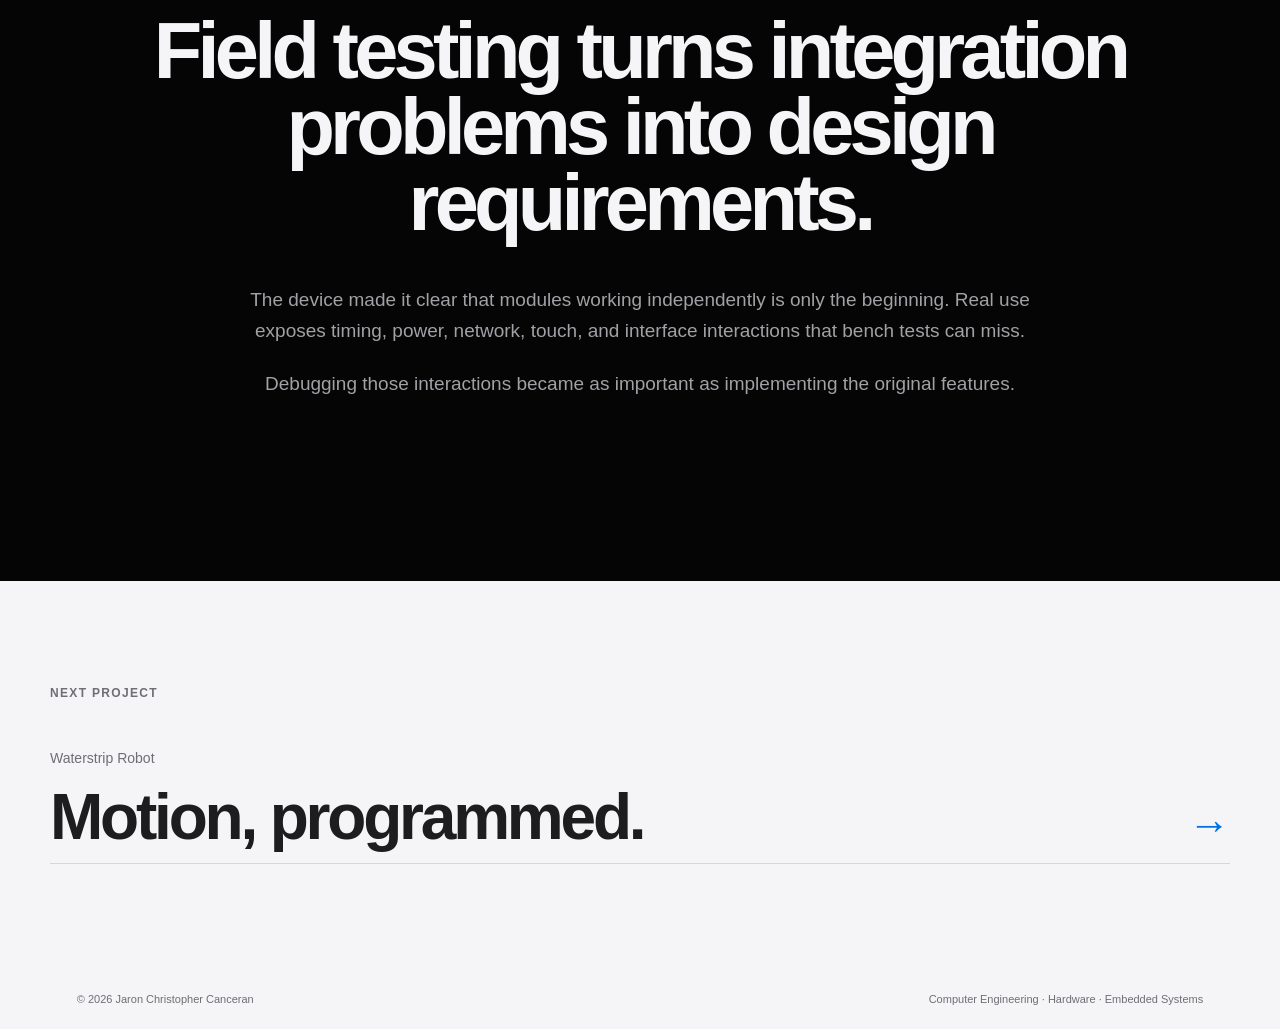
<file: projects/emergency-messenger.html>
<!DOCTYPE html>
<html lang="en">
<head>
<meta charset="UTF-8">
<meta name="viewport" content="width=device-width, initial-scale=1.0">
<title>Emergency Messenger | Jaron Canceran</title>
<meta name="description" content="Case study of a portable embedded Emergency Messenger integrating cellular SMS, GPS, navigation, touchscreen UI, and portable power.">
<meta name="author" content="Jaron Canceran">
<meta name="robots" content="index, follow">
<link rel="canonical" href="https://electricjec.github.io/projects/emergency-messenger.html">
<link rel="stylesheet" href="../style.css">
<link rel="stylesheet" href="project.css">
</head>
<body>
<header class="site-header"><nav class="navbar"><a href="../index.html" class="brand">Jaron Canceran</a><div class="nav-links"><a href="../index.html#projects">Projects</a><a href="../index.html#pcb">PCB</a><a href="../index.html#about">About</a><a href="../index.html#contact">Contact</a></div></nav></header>
<main class="project-page">
<section class="case-hero"><div class="case-container">
<a class="case-back" href="../index.html#projects">‹ All projects</a>
<p class="case-kicker">Embedded systems · Cellular · GPS</p>
<h1>Emergency Messenger</h1>
<p class="case-lead">A portable communication device combining cellular messaging, GPS location, and a custom touchscreen interface.</p>
<div class="case-tags"><span>Cellular</span><span>GPS</span><span>ESP32</span><span>Touch UI</span><span>Portable Power</span></div>
<div class="case-hero-media"><img src="../assets/images/emer1.jpeg" alt="Emergency Messenger project"></div>
</div></section>

<section class="case-section"><div class="case-container">
<div class="overview-grid"><div class="case-heading"><p class="case-kicker">Overview</p><h2>Communication hardware shaped into a usable handheld device.</h2></div><div class="case-copy"><p>The Emergency Messenger was developed as a portable embedded device for communication and location features outside a normal Wi-Fi-dependent workflow.</p><p>It integrates cellular messaging, GPS, a touchscreen interface, and battery operation into a single enclosure.</p><p>Much of the engineering work came from making asynchronous communication, UI state, location data, touch input, and power behavior coexist reliably.</p></div></div>
<div class="meta-grid"><div class="meta-item"><span>TYPE</span><strong>Portable communication device</strong></div><div class="meta-item"><span>NETWORK</span><strong>Cellular SMS</strong></div><div class="meta-item"><span>LOCATION</span><strong>GPS</strong></div><div class="meta-item"><span>INTERFACE</span><strong>2.8-inch touch display</strong></div><div class="meta-item"><span>FOCUS</span><strong>Messaging + navigation</strong></div><div class="meta-item"><span>POWER</span><strong>Rechargeable portable system</strong></div></div>
</div></section>

<section class="case-section soft"><div class="case-container"><div class="case-heading center"><p class="case-kicker">System architecture</p><h2>A portable interface around cellular messaging and location.</h2><p class="section-lead">The device combines a microcontroller, cellular modem, GPS receiver, touchscreen display, and portable power system.</p></div>
<div class="feature-grid"><article class="feature-card"><span class="feature-index">01</span><h3>Cellular messaging</h3><p>The modem provides SMS communication without relying on a nearby Wi-Fi network.</p></article><article class="feature-card"><span class="feature-index">02</span><h3>GPS location</h3><p>A dedicated GPS receiver adds location data for navigation and location-sharing features.</p></article><article class="feature-card"><span class="feature-index">03</span><h3>Touch interface</h3><p>The display turns the electronics into a handheld messaging device rather than a collection of serial modules.</p></article></div>
<div class="media-placeholder"><span class="placeholder-label">Image slot</span><h3 class="placeholder-title">System block diagram / internal hardware</h3><p class="placeholder-file">Suggested file: emergency-internal.png</p></div>
</div></section>

<section class="case-section"><div class="case-container"><div class="case-heading"><p class="case-kicker">Interface</p><h2>Phone-like interaction on embedded hardware.</h2><p class="section-lead">The interface was designed around quick access to messaging, navigation, notifications, time, and device status.</p></div>
<div class="media-pair"><div class="media-placeholder"><span class="placeholder-label">Image slot</span><h3 class="placeholder-title">Home / lock screen</h3><p class="placeholder-file">Suggested file: emergency-home-ui.png</p></div> <div class="media-placeholder"><span class="placeholder-label">Image slot</span><h3 class="placeholder-title">Messages conversation screen</h3><p class="placeholder-file">Suggested file: emergency-messages-ui.png</p></div></div>
</div></section>

<section class="case-section dark"><div class="case-container"><div class="case-heading center"><p class="case-kicker">Field behavior</p><h2>Real hardware forced the software to deal with imperfect networks and power conditions.</h2><p class="section-lead">Testing exposed restart behavior, duplicated messages, intermittent network features, touch calibration issues, and the need for more defensive firmware.</p></div>
<div class="media-placeholder dark-placeholder"><span class="placeholder-label">Image slot</span><h3 class="placeholder-title">Outdoor / field-use photo</h3><p class="placeholder-file">Suggested file: emergency-field-test.png</p></div>
<div class="copy-grid"><div><h3>Connectivity</h3><p>Cellular communication provides the long-range link while GPS supplies independent position information.</p></div><div><h3>Stability</h3><p>Power, touch input, asynchronous modem events, and UI state all have to remain predictable during actual portable use.</p></div></div>
</div></section>

<section class="case-section soft"><div class="case-container"><div class="case-heading center"><p class="case-kicker">Development</p><h2>Integration mattered more than any single module.</h2></div>
<div class="process-list"><div class="process-row"><span>01</span><div><h3>Module bring-up</h3><p>Verify cellular messaging, GPS output, display, touch, and power independently.</p></div></div><div class="process-row"><span>02</span><div><h3>Messaging flow</h3><p>Build sending, receiving, contact/conversation presentation, and notification behavior.</p></div></div><div class="process-row"><span>03</span><div><h3>Location features</h3><p>Parse GPS data and surface navigation or map-link information in a useful form.</p></div></div><div class="process-row"><span>04</span><div><h3>UI refinement</h3><p>Develop the lock screen, messages views, status indicators, and touch calibration.</p></div></div><div class="process-row"><span>05</span><div><h3>Field debugging</h3><p>Resolve duplicated events, startup instability, power issues, and screen-state glitches found in use.</p></div></div></div>
</div></section>

<section class="case-section"><div class="case-container"><div class="case-heading center"><p class="case-kicker">Gallery plan</p><h2>Photos that will explain the device best.</h2></div><div class="gallery-grid"><div class="media-block "><img src="../assets/images/emer1.jpeg" alt="Emergency Messenger handheld device"></div> <div class="media-placeholder"><span class="placeholder-label">Image slot</span><h3 class="placeholder-title">Open enclosure / wiring</h3><p class="placeholder-file">Suggested file: emergency-open.png</p></div> <div class="media-placeholder"><span class="placeholder-label">Image slot</span><h3 class="placeholder-title">GPS or map-link screen</h3><p class="placeholder-file">Suggested file: emergency-gps.png</p></div> <div class="media-placeholder"><span class="placeholder-label">Image slot</span><h3 class="placeholder-title">Cellular modem / electronics close-up</h3><p class="placeholder-file">Suggested file: emergency-modem.png</p></div> <div class="media-placeholder"><span class="placeholder-label">Image slot</span><h3 class="placeholder-title">Handheld field-use shot</h3><p class="placeholder-file">Suggested file: emergency-handheld.png</p></div></div></div></section>

<section class="learning"><div class="case-container"><p class="case-kicker">What I learned</p><h2>Field testing turns integration problems into design requirements.</h2><p>The device made it clear that modules working independently is only the beginning. Real use exposes timing, power, network, touch, and interface interactions that bench tests can miss.</p><p>Debugging those interactions became as important as implementing the original features.</p></div></section>
<section class="next-project"><div class="case-container"><p class="case-kicker">Next project</p><a class="next-link" href="waterstrip-robot.html"><span>Waterstrip Robot</span><strong>Motion, programmed.</strong><span class="next-arrow">→</span></a></div></section>
</main>
<footer><span>© 2026 Jaron Christopher Canceran</span><span>Computer Engineering · Hardware · Embedded Systems</span></footer>
<script src="../script.js"></script>
</body>
</html>
</file>
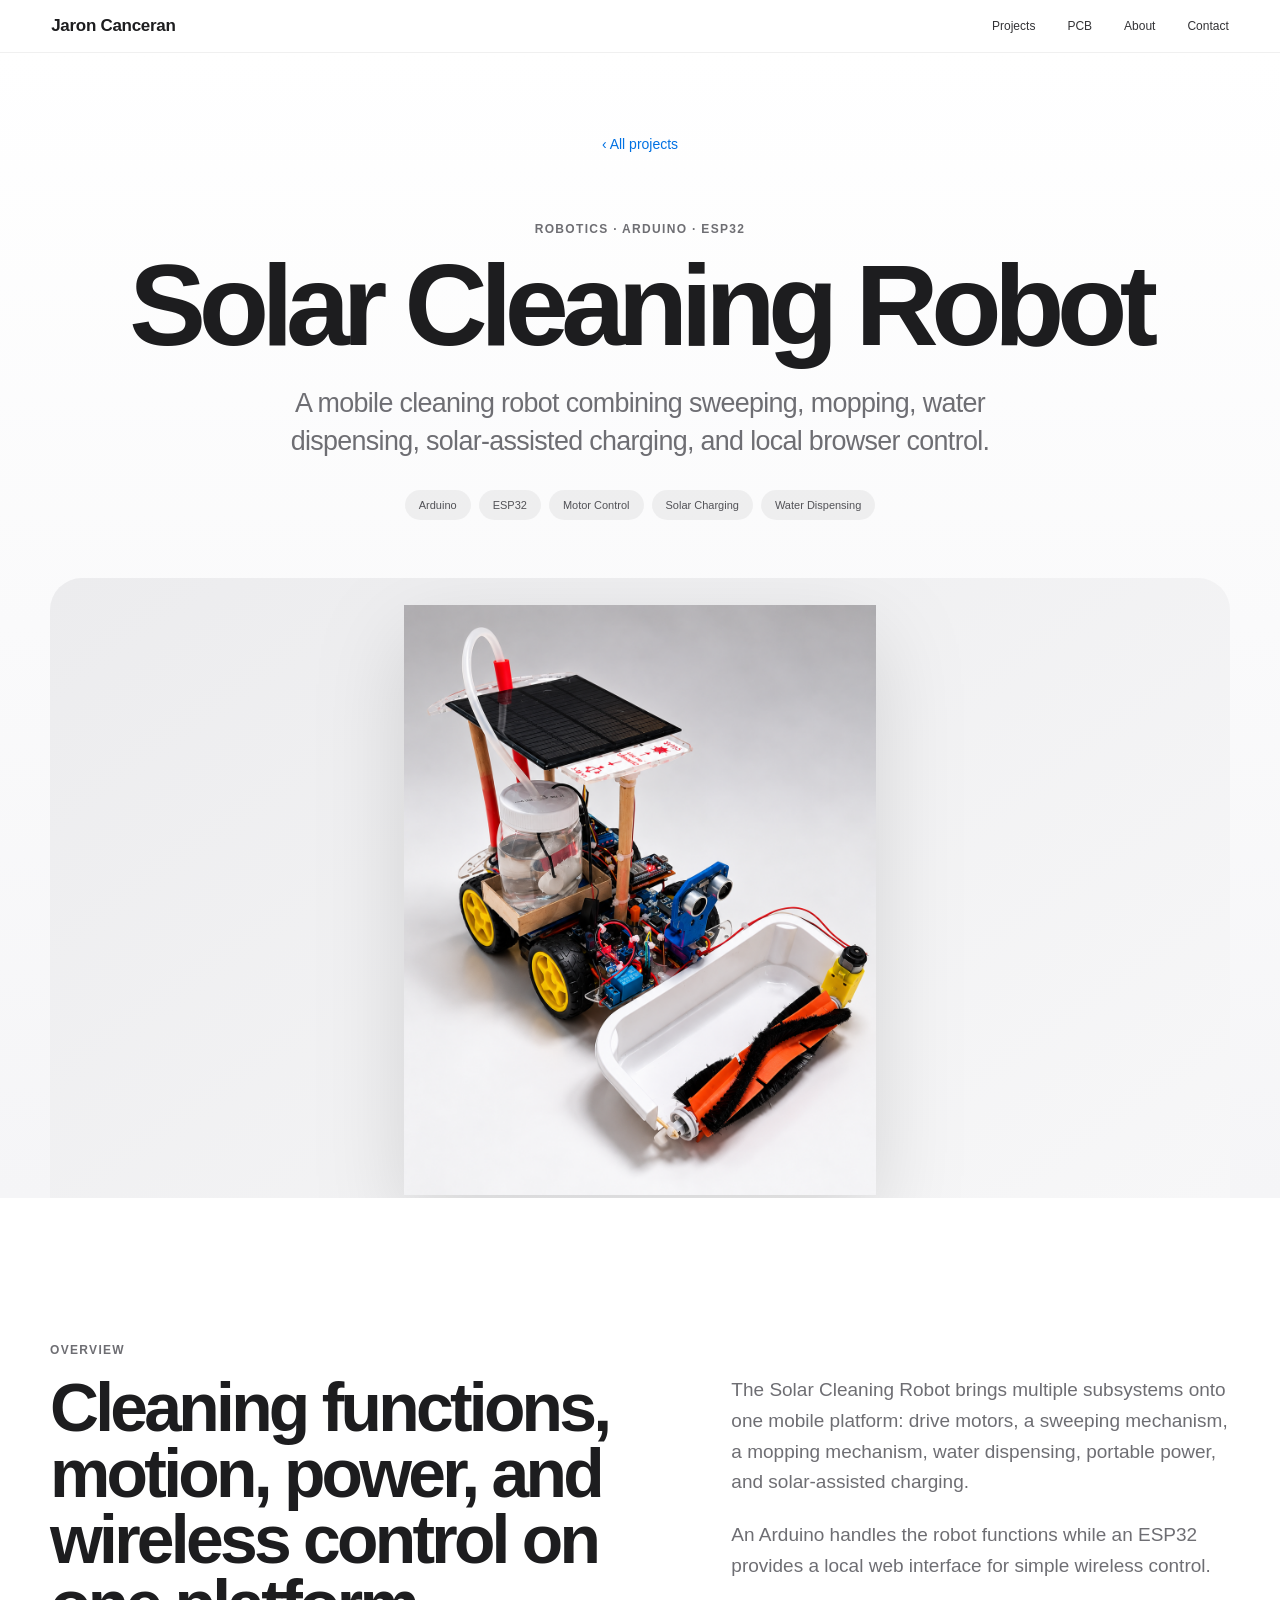
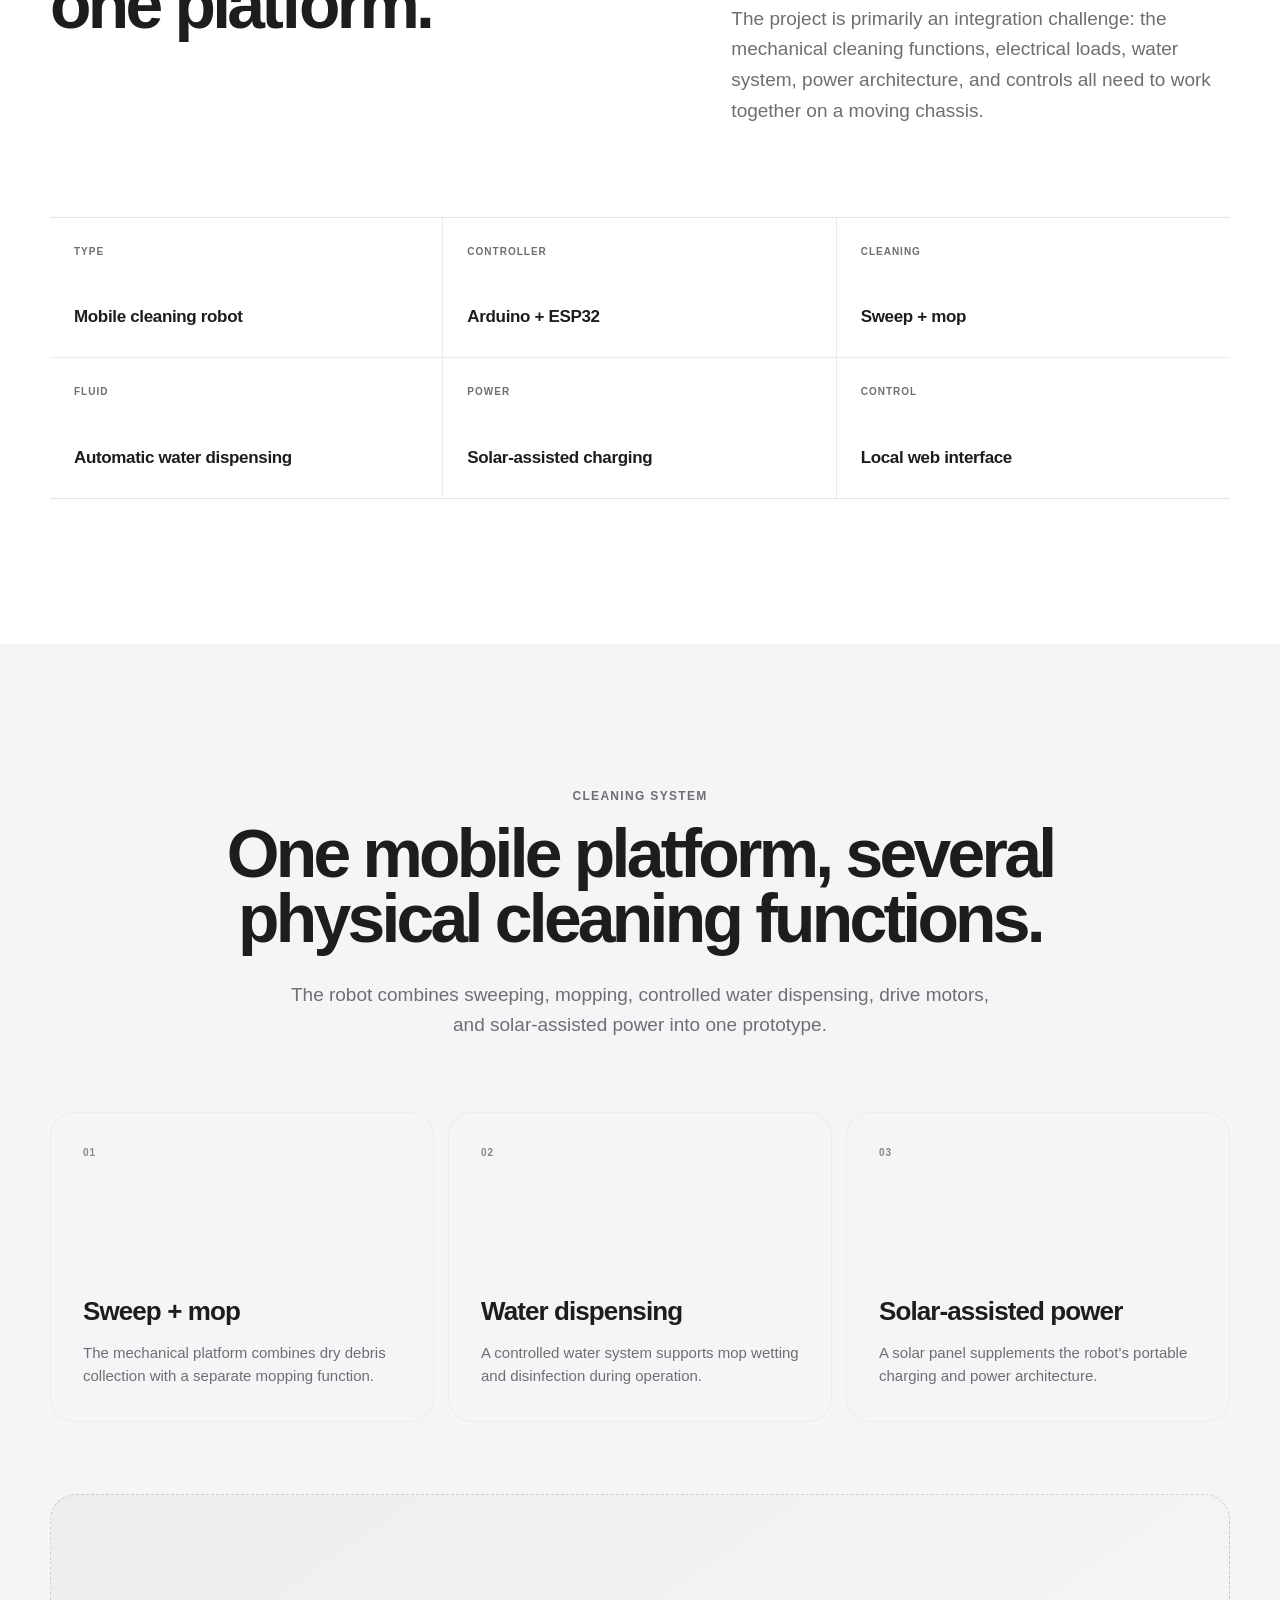
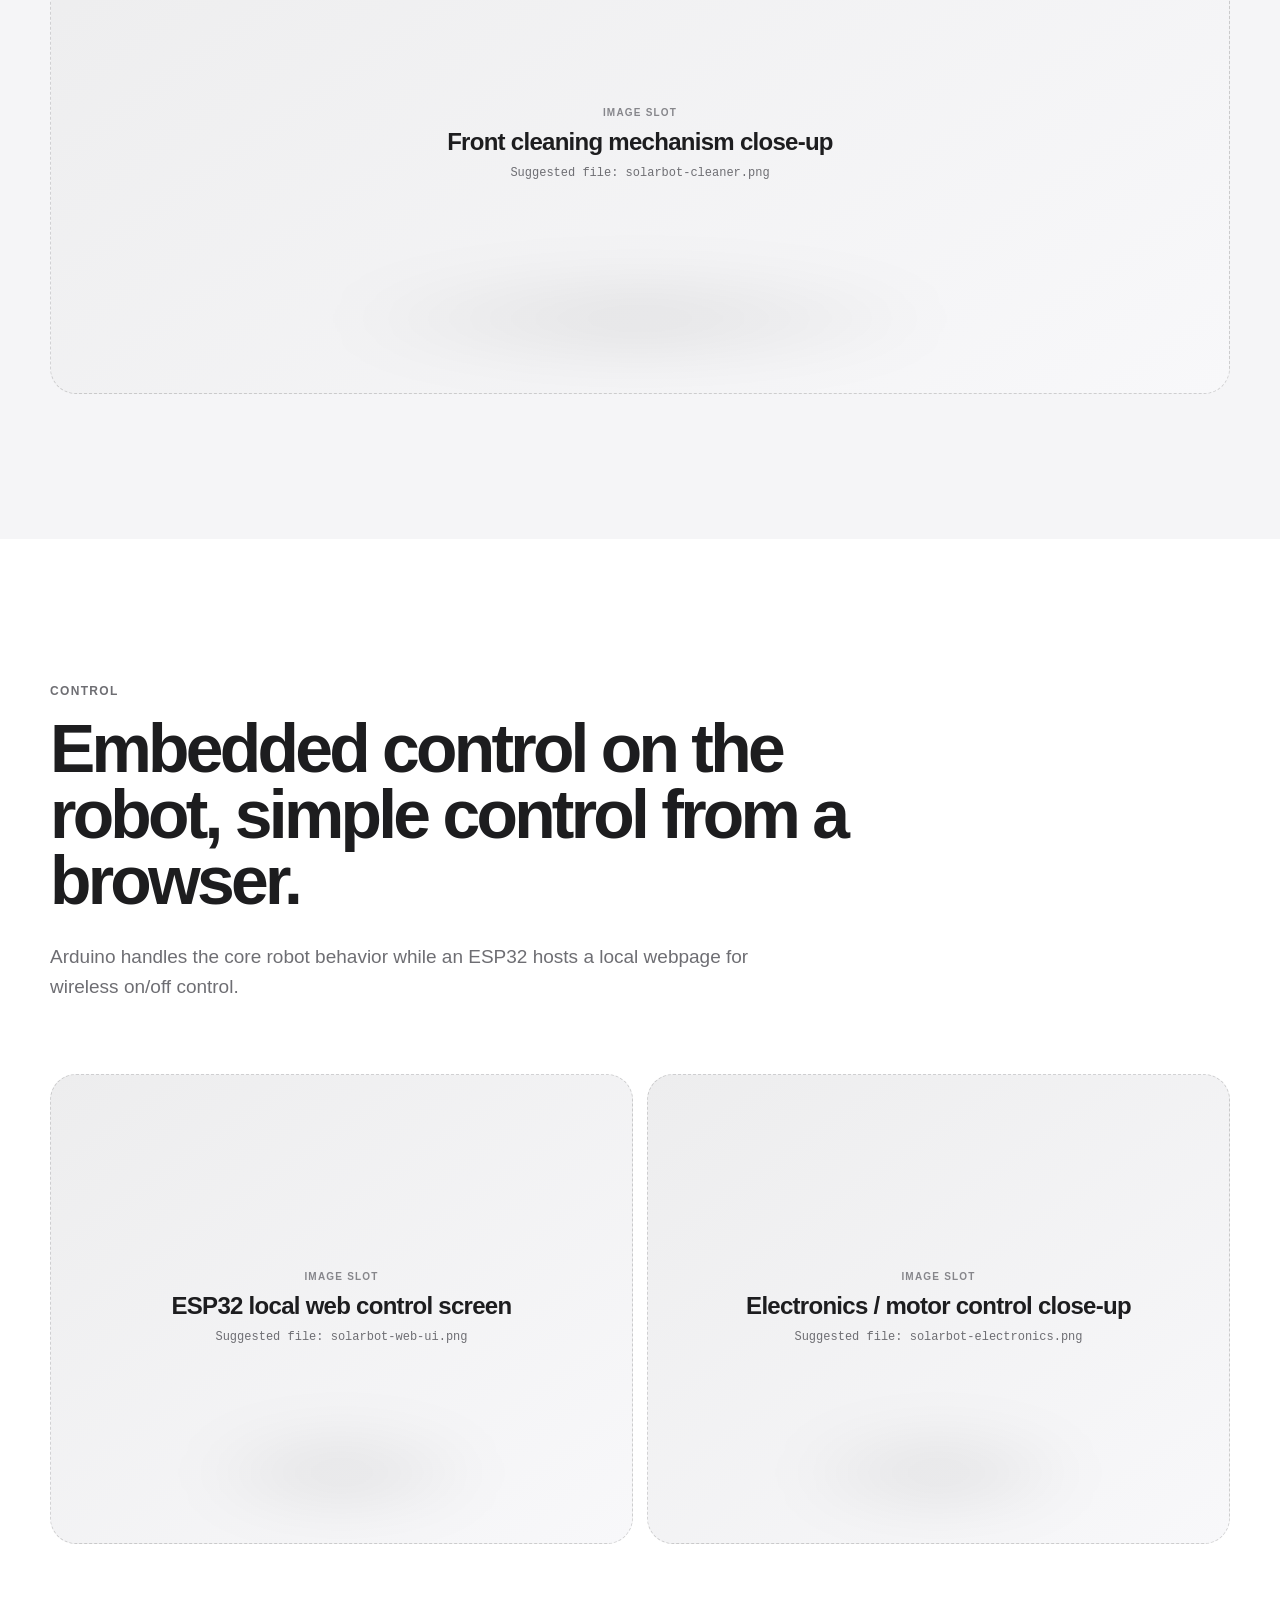
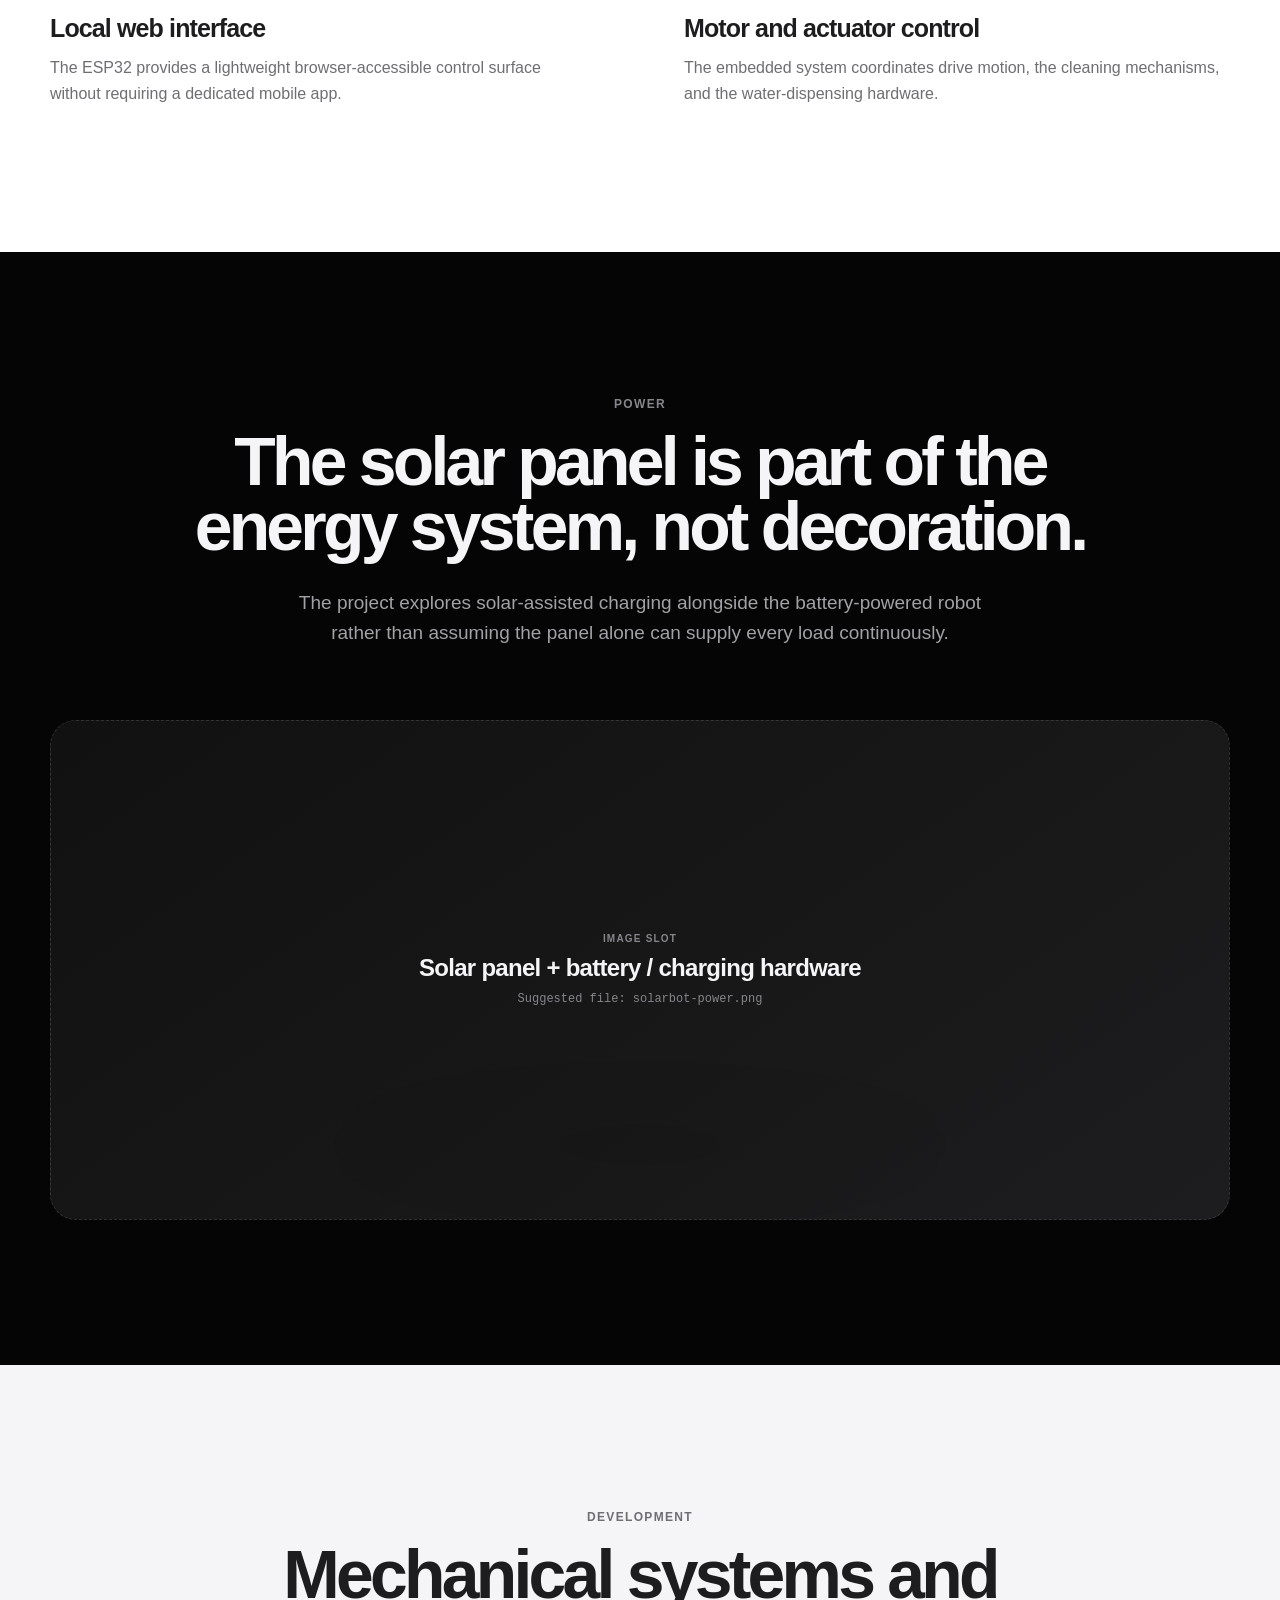
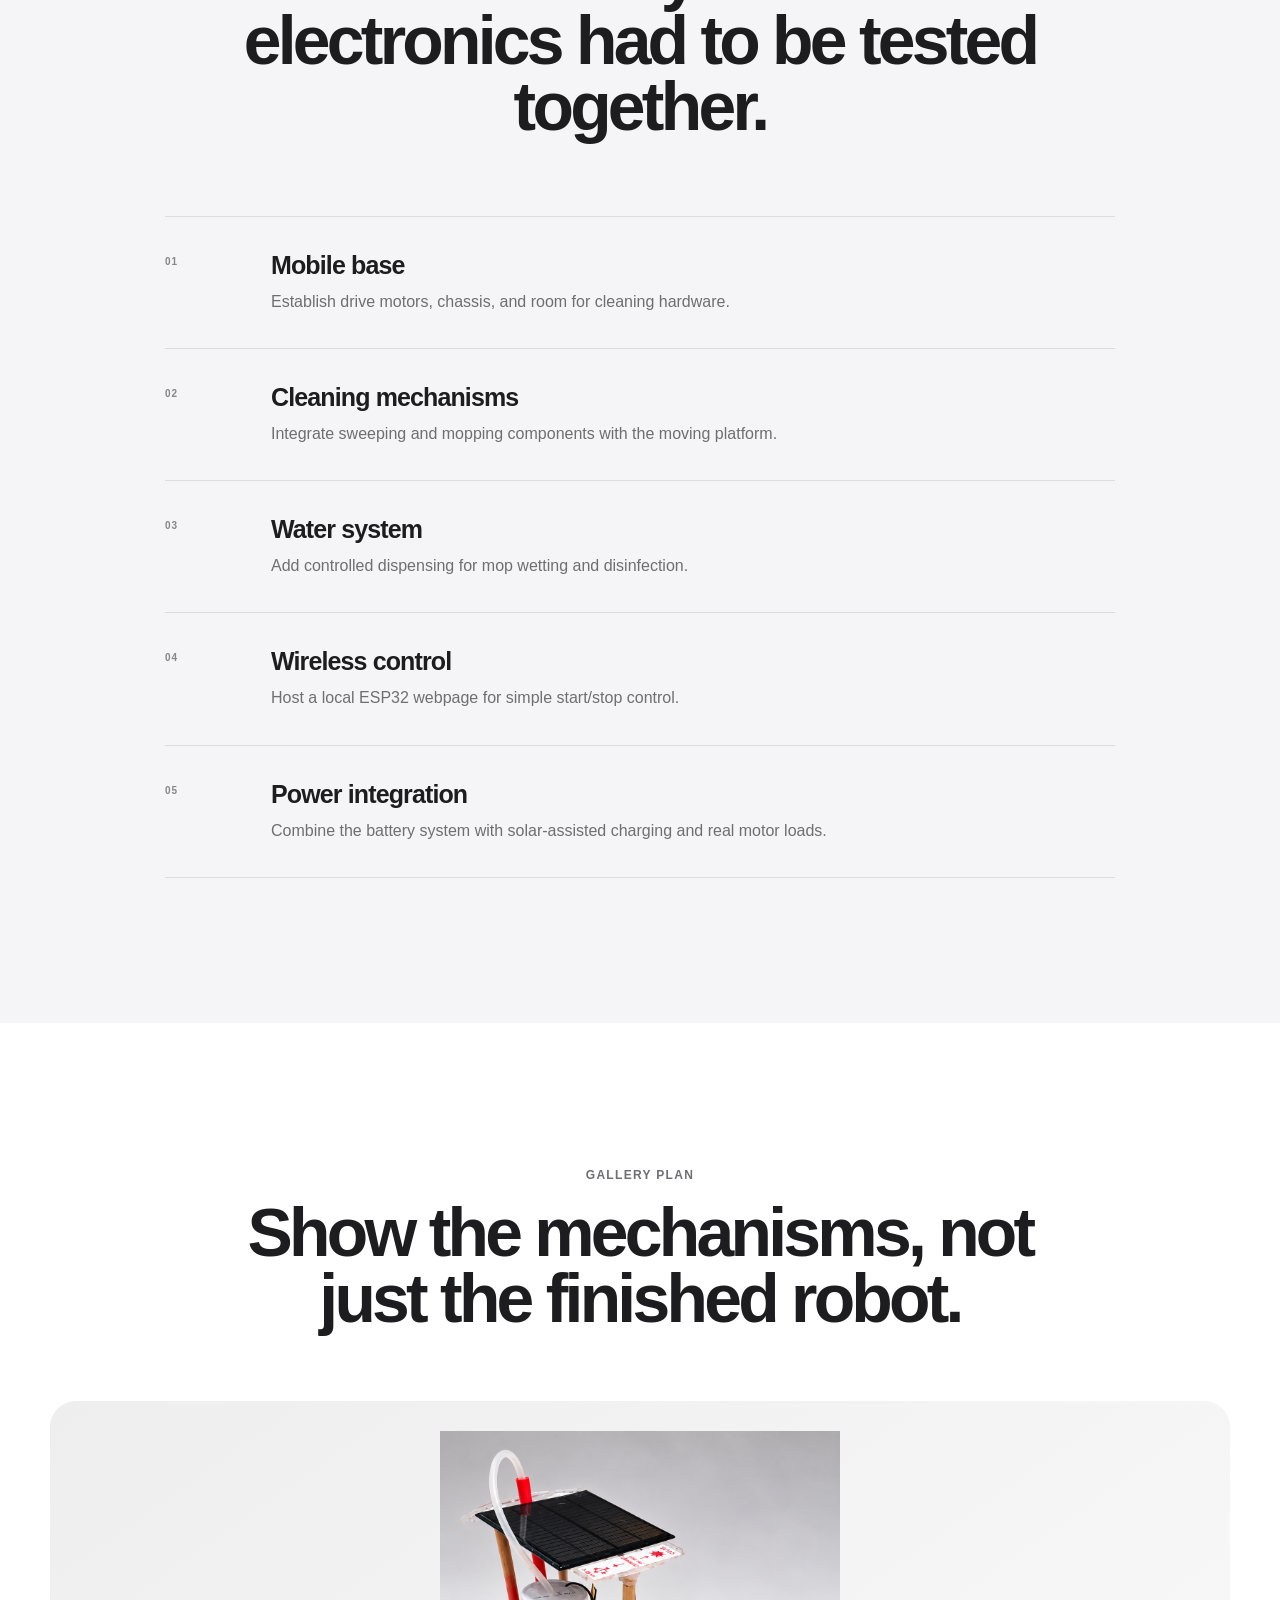
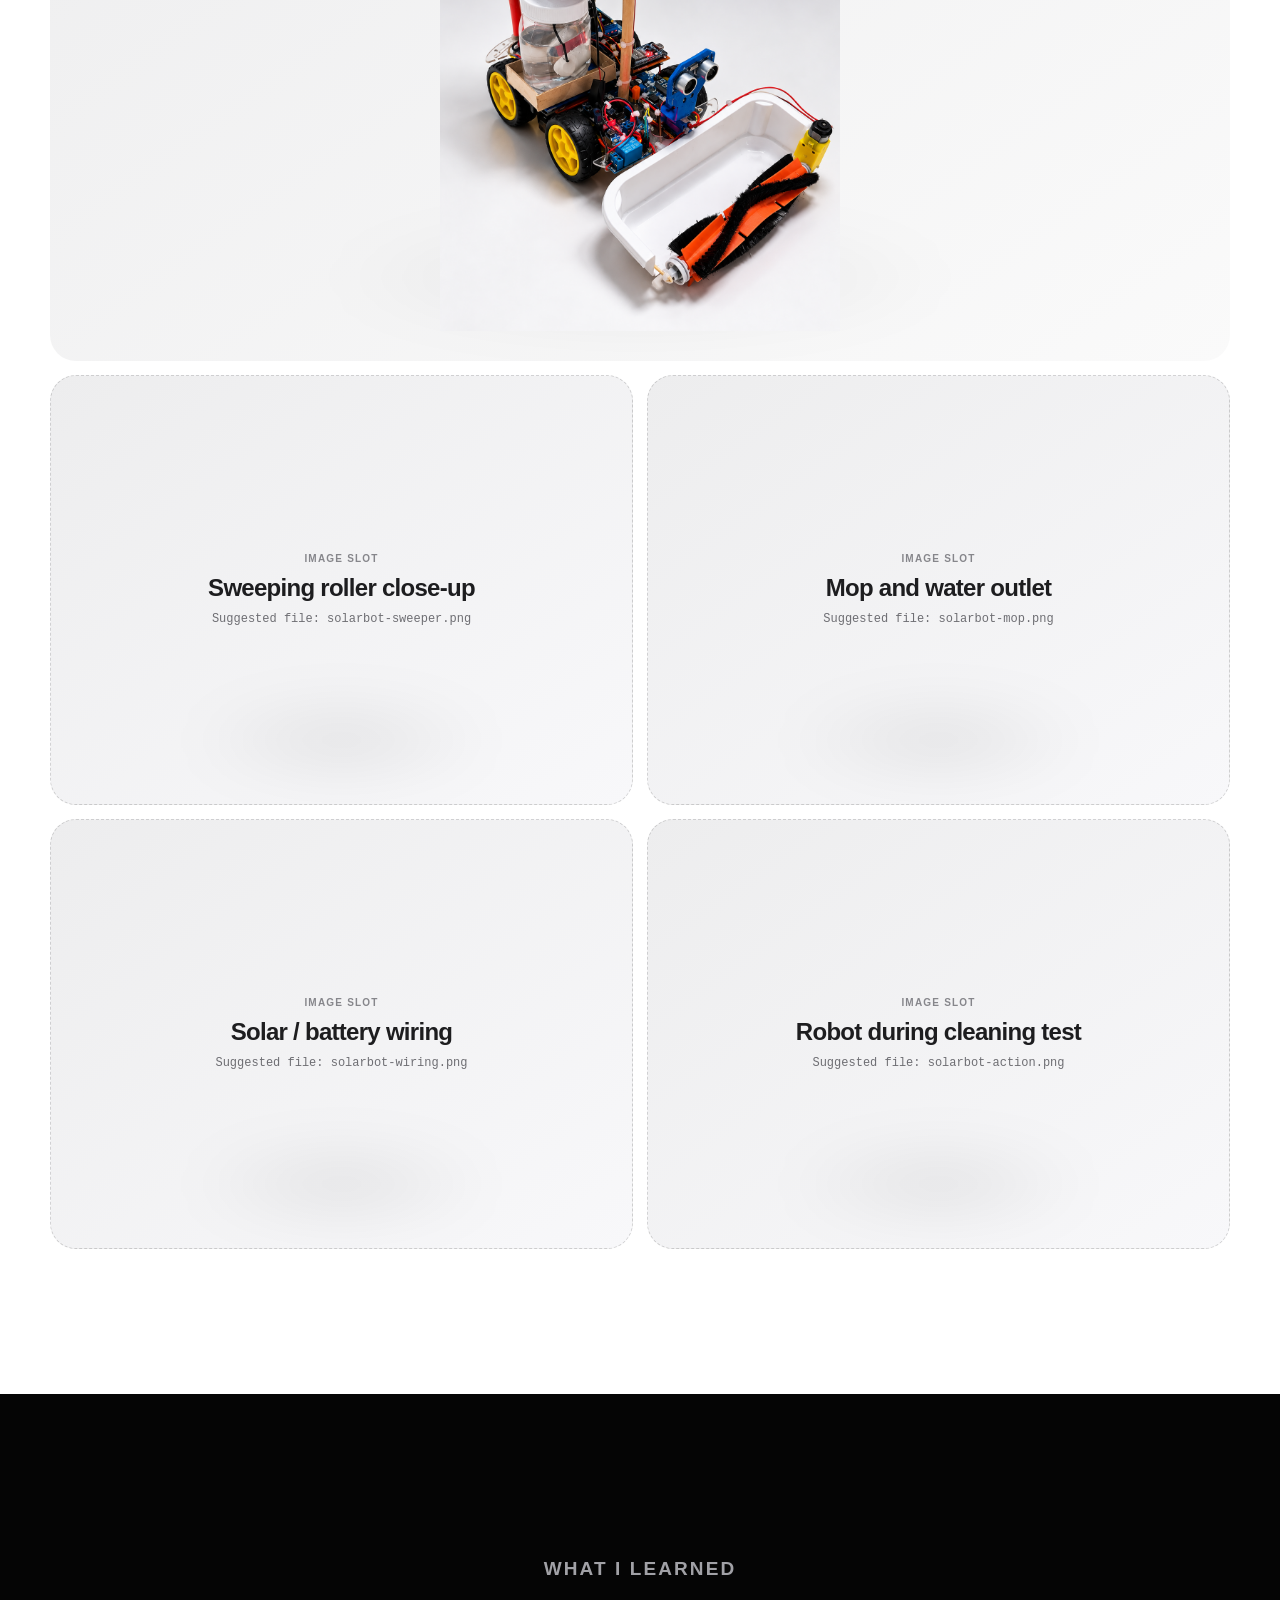
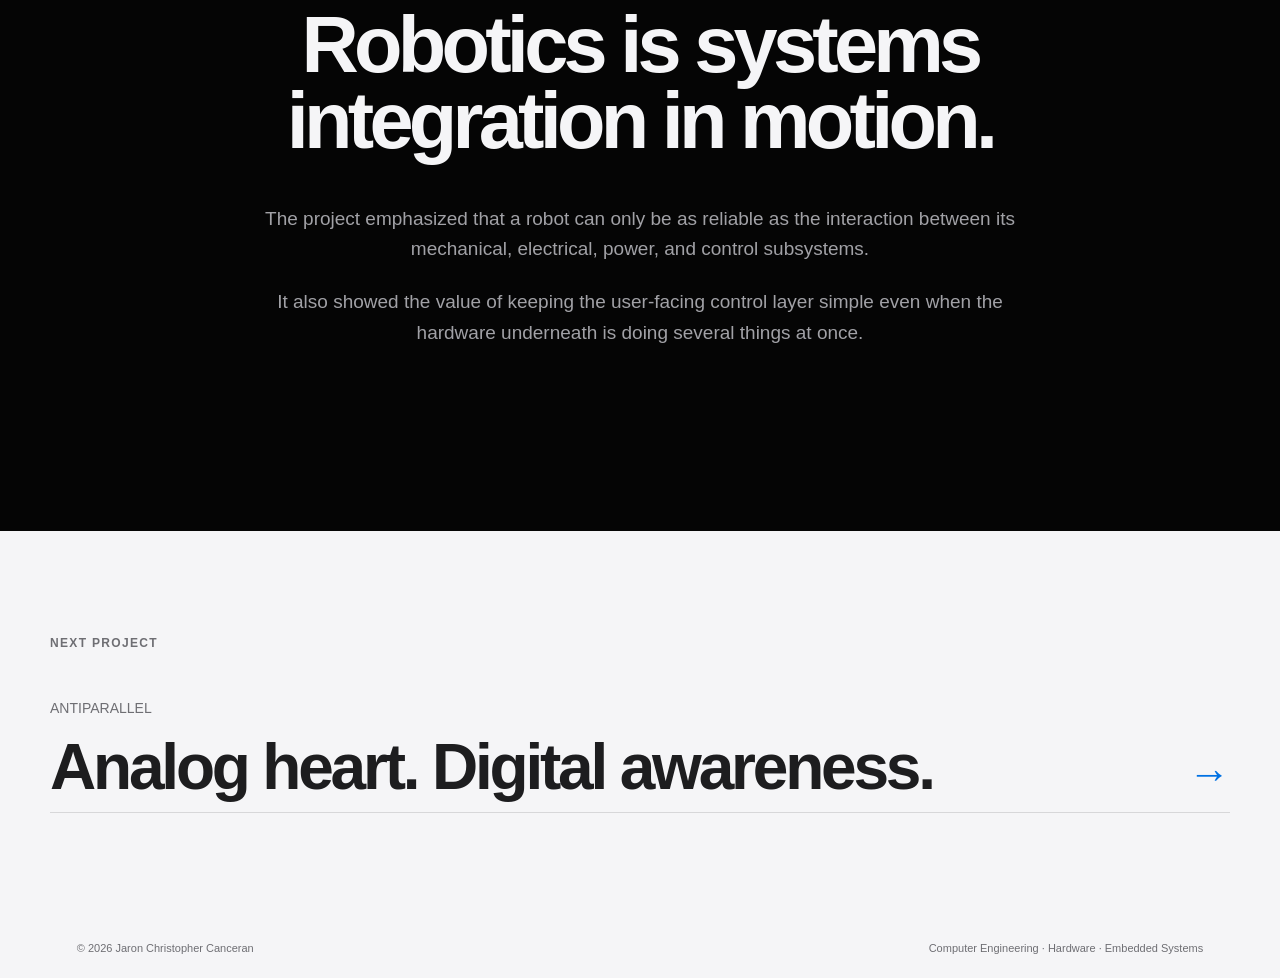
<file: projects/solar-cleaning-robot.html>
<!DOCTYPE html>
<html lang="en">
<head>
<meta charset="UTF-8">
<meta name="viewport" content="width=device-width, initial-scale=1.0">
<title>Solar Cleaning Robot | Jaron Canceran</title>
<meta name="description" content="Case study of an Arduino-based cleaning robot combining sweeping, mopping, automatic water dispensing, solar-assisted charging, and ESP32 local web control.">
<meta name="author" content="Jaron Canceran">
<meta name="robots" content="index, follow">
<link rel="canonical" href="https://electricjec.github.io/projects/solar-cleaning-robot.html">
<link rel="stylesheet" href="../style.css">
<link rel="stylesheet" href="project.css">
</head>
<body>
<header class="site-header"><nav class="navbar"><a href="../index.html" class="brand">Jaron Canceran</a><div class="nav-links"><a href="../index.html#projects">Projects</a><a href="../index.html#pcb">PCB</a><a href="../index.html#about">About</a><a href="../index.html#contact">Contact</a></div></nav></header>
<main class="project-page">
<section class="case-hero"><div class="case-container">
<a class="case-back" href="../index.html#projects">‹ All projects</a>
<p class="case-kicker">Robotics · Arduino · ESP32</p>
<h1>Solar Cleaning Robot</h1>
<p class="case-lead">A mobile cleaning robot combining sweeping, mopping, water dispensing, solar-assisted charging, and local browser control.</p>
<div class="case-tags"><span>Arduino</span><span>ESP32</span><span>Motor Control</span><span>Solar Charging</span><span>Water Dispensing</span></div>
<div class="case-hero-media"><img src="../assets/images/solarbot1.png" alt="Solar Cleaning Robot project"></div>
</div></section>

<section class="case-section"><div class="case-container">
<div class="overview-grid"><div class="case-heading"><p class="case-kicker">Overview</p><h2>Cleaning functions, motion, power, and wireless control on one platform.</h2></div><div class="case-copy"><p>The Solar Cleaning Robot brings multiple subsystems onto one mobile platform: drive motors, a sweeping mechanism, a mopping mechanism, water dispensing, portable power, and solar-assisted charging.</p><p>An Arduino handles the robot functions while an ESP32 provides a local web interface for simple wireless control.</p><p>The project is primarily an integration challenge: the mechanical cleaning functions, electrical loads, water system, power architecture, and controls all need to work together on a moving chassis.</p></div></div>
<div class="meta-grid"><div class="meta-item"><span>TYPE</span><strong>Mobile cleaning robot</strong></div><div class="meta-item"><span>CONTROLLER</span><strong>Arduino + ESP32</strong></div><div class="meta-item"><span>CLEANING</span><strong>Sweep + mop</strong></div><div class="meta-item"><span>FLUID</span><strong>Automatic water dispensing</strong></div><div class="meta-item"><span>POWER</span><strong>Solar-assisted charging</strong></div><div class="meta-item"><span>CONTROL</span><strong>Local web interface</strong></div></div>
</div></section>

<section class="case-section soft"><div class="case-container"><div class="case-heading center"><p class="case-kicker">Cleaning system</p><h2>One mobile platform, several physical cleaning functions.</h2><p class="section-lead">The robot combines sweeping, mopping, controlled water dispensing, drive motors, and solar-assisted power into one prototype.</p></div>
<div class="feature-grid"><article class="feature-card"><span class="feature-index">01</span><h3>Sweep + mop</h3><p>The mechanical platform combines dry debris collection with a separate mopping function.</p></article><article class="feature-card"><span class="feature-index">02</span><h3>Water dispensing</h3><p>A controlled water system supports mop wetting and disinfection during operation.</p></article><article class="feature-card"><span class="feature-index">03</span><h3>Solar-assisted power</h3><p>A solar panel supplements the robot’s portable charging and power architecture.</p></article></div>
<div class="media-placeholder"><span class="placeholder-label">Image slot</span><h3 class="placeholder-title">Front cleaning mechanism close-up</h3><p class="placeholder-file">Suggested file: solarbot-cleaner.png</p></div>
</div></section>

<section class="case-section"><div class="case-container"><div class="case-heading"><p class="case-kicker">Control</p><h2>Embedded control on the robot, simple control from a browser.</h2><p class="section-lead">Arduino handles the core robot behavior while an ESP32 hosts a local webpage for wireless on/off control.</p></div>
<div class="media-pair"><div class="media-placeholder"><span class="placeholder-label">Image slot</span><h3 class="placeholder-title">ESP32 local web control screen</h3><p class="placeholder-file">Suggested file: solarbot-web-ui.png</p></div> <div class="media-placeholder"><span class="placeholder-label">Image slot</span><h3 class="placeholder-title">Electronics / motor control close-up</h3><p class="placeholder-file">Suggested file: solarbot-electronics.png</p></div></div>
<div class="copy-grid"><div><h3>Local web interface</h3><p>The ESP32 provides a lightweight browser-accessible control surface without requiring a dedicated mobile app.</p></div><div><h3>Motor and actuator control</h3><p>The embedded system coordinates drive motion, the cleaning mechanisms, and the water-dispensing hardware.</p></div></div>
</div></section>

<section class="case-section dark"><div class="case-container"><div class="case-heading center"><p class="case-kicker">Power</p><h2>The solar panel is part of the energy system, not decoration.</h2><p class="section-lead">The project explores solar-assisted charging alongside the battery-powered robot rather than assuming the panel alone can supply every load continuously.</p></div>
<div class="media-placeholder dark-placeholder"><span class="placeholder-label">Image slot</span><h3 class="placeholder-title">Solar panel + battery / charging hardware</h3><p class="placeholder-file">Suggested file: solarbot-power.png</p></div>
</div></section>

<section class="case-section soft"><div class="case-container"><div class="case-heading center"><p class="case-kicker">Development</p><h2>Mechanical systems and electronics had to be tested together.</h2></div>
<div class="process-list"><div class="process-row"><span>01</span><div><h3>Mobile base</h3><p>Establish drive motors, chassis, and room for cleaning hardware.</p></div></div><div class="process-row"><span>02</span><div><h3>Cleaning mechanisms</h3><p>Integrate sweeping and mopping components with the moving platform.</p></div></div><div class="process-row"><span>03</span><div><h3>Water system</h3><p>Add controlled dispensing for mop wetting and disinfection.</p></div></div><div class="process-row"><span>04</span><div><h3>Wireless control</h3><p>Host a local ESP32 webpage for simple start/stop control.</p></div></div><div class="process-row"><span>05</span><div><h3>Power integration</h3><p>Combine the battery system with solar-assisted charging and real motor loads.</p></div></div></div>
</div></section>

<section class="case-section"><div class="case-container"><div class="case-heading center"><p class="case-kicker">Gallery plan</p><h2>Show the mechanisms, not just the finished robot.</h2></div><div class="gallery-grid"><div class="media-block "><img src="../assets/images/solarbot1.png" alt="Solar Cleaning Robot"></div> <div class="media-placeholder"><span class="placeholder-label">Image slot</span><h3 class="placeholder-title">Sweeping roller close-up</h3><p class="placeholder-file">Suggested file: solarbot-sweeper.png</p></div> <div class="media-placeholder"><span class="placeholder-label">Image slot</span><h3 class="placeholder-title">Mop and water outlet</h3><p class="placeholder-file">Suggested file: solarbot-mop.png</p></div> <div class="media-placeholder"><span class="placeholder-label">Image slot</span><h3 class="placeholder-title">Solar / battery wiring</h3><p class="placeholder-file">Suggested file: solarbot-wiring.png</p></div> <div class="media-placeholder"><span class="placeholder-label">Image slot</span><h3 class="placeholder-title">Robot during cleaning test</h3><p class="placeholder-file">Suggested file: solarbot-action.png</p></div></div></div></section>

<section class="learning"><div class="case-container"><p class="case-kicker">What I learned</p><h2>Robotics is systems integration in motion.</h2><p>The project emphasized that a robot can only be as reliable as the interaction between its mechanical, electrical, power, and control subsystems.</p><p>It also showed the value of keeping the user-facing control layer simple even when the hardware underneath is doing several things at once.</p></div></section>
<section class="next-project"><div class="case-container"><p class="case-kicker">Next project</p><a class="next-link" href="antiparallel.html"><span>ANTIPARALLEL</span><strong>Analog heart. Digital awareness.</strong><span class="next-arrow">→</span></a></div></section>
</main>
<footer><span>© 2026 Jaron Christopher Canceran</span><span>Computer Engineering · Hardware · Embedded Systems</span></footer>
<script src="../script.js"></script>
</body>
</html>
</file>
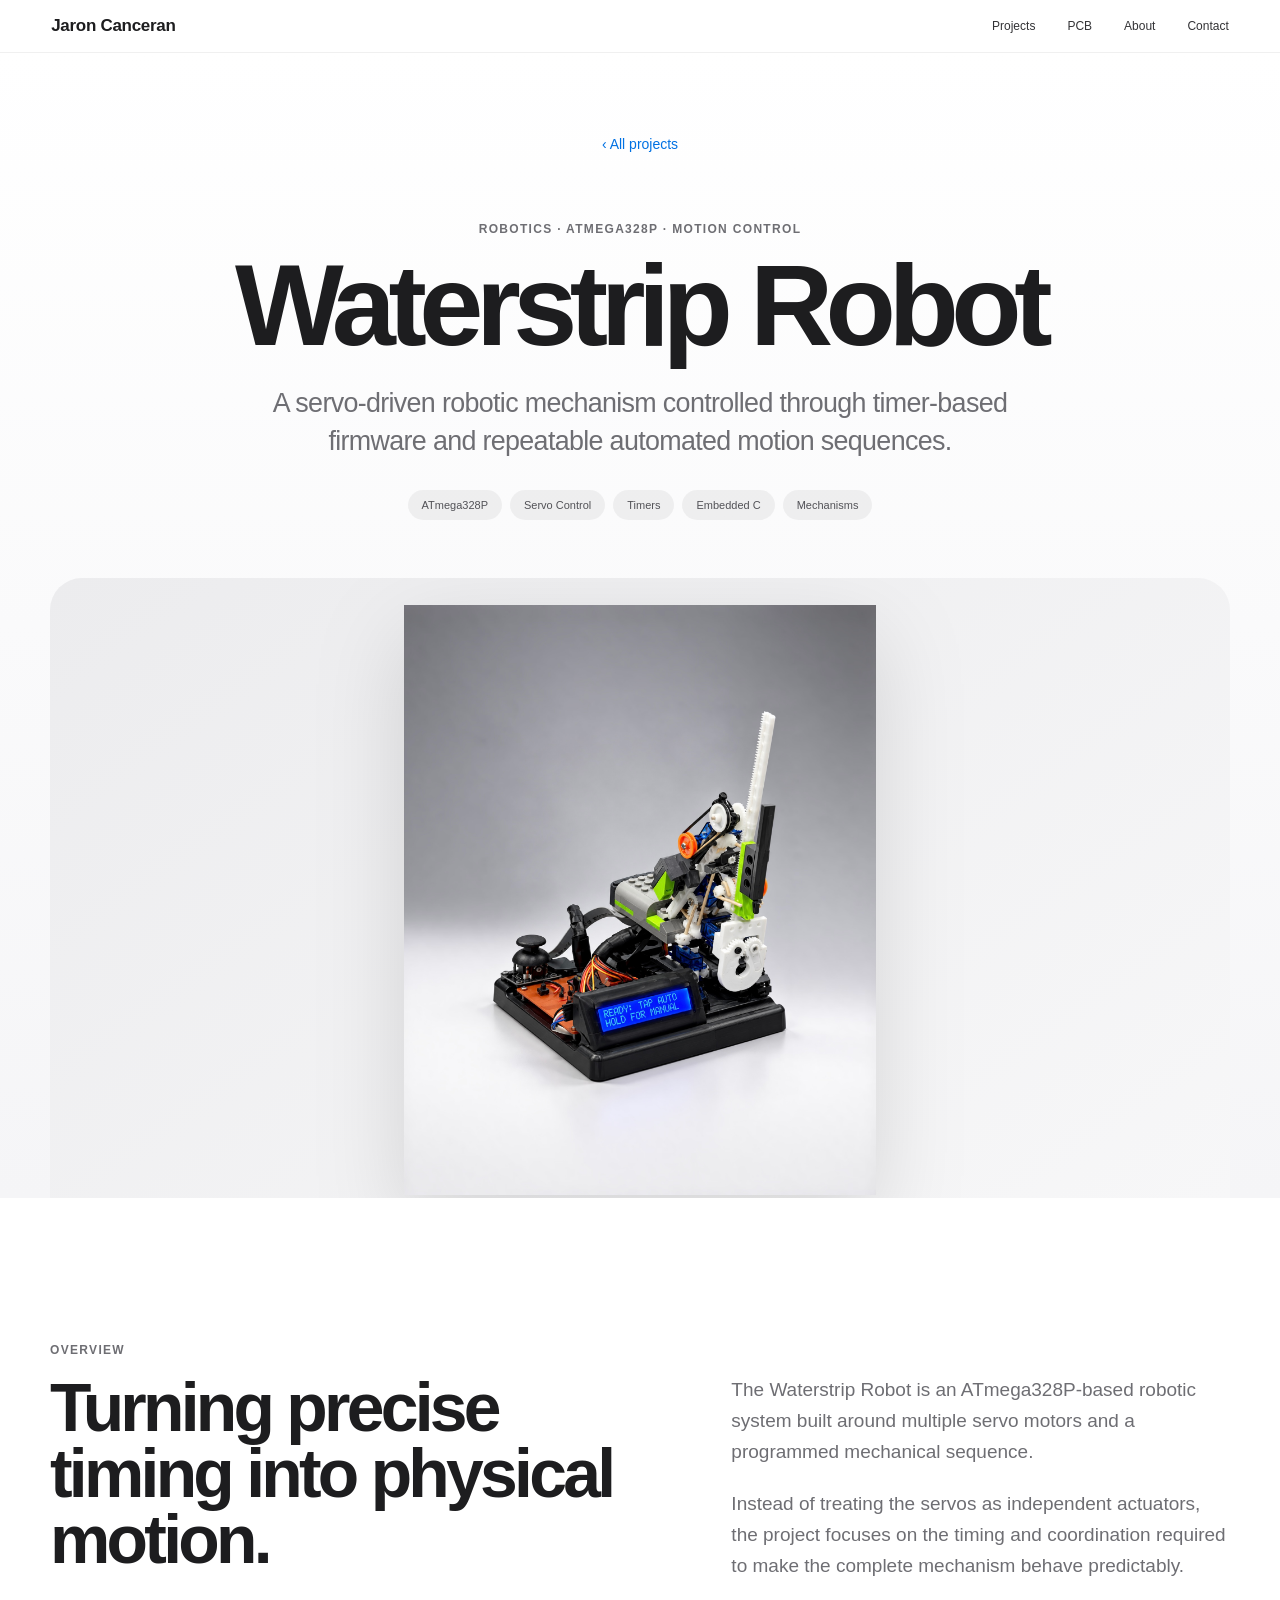
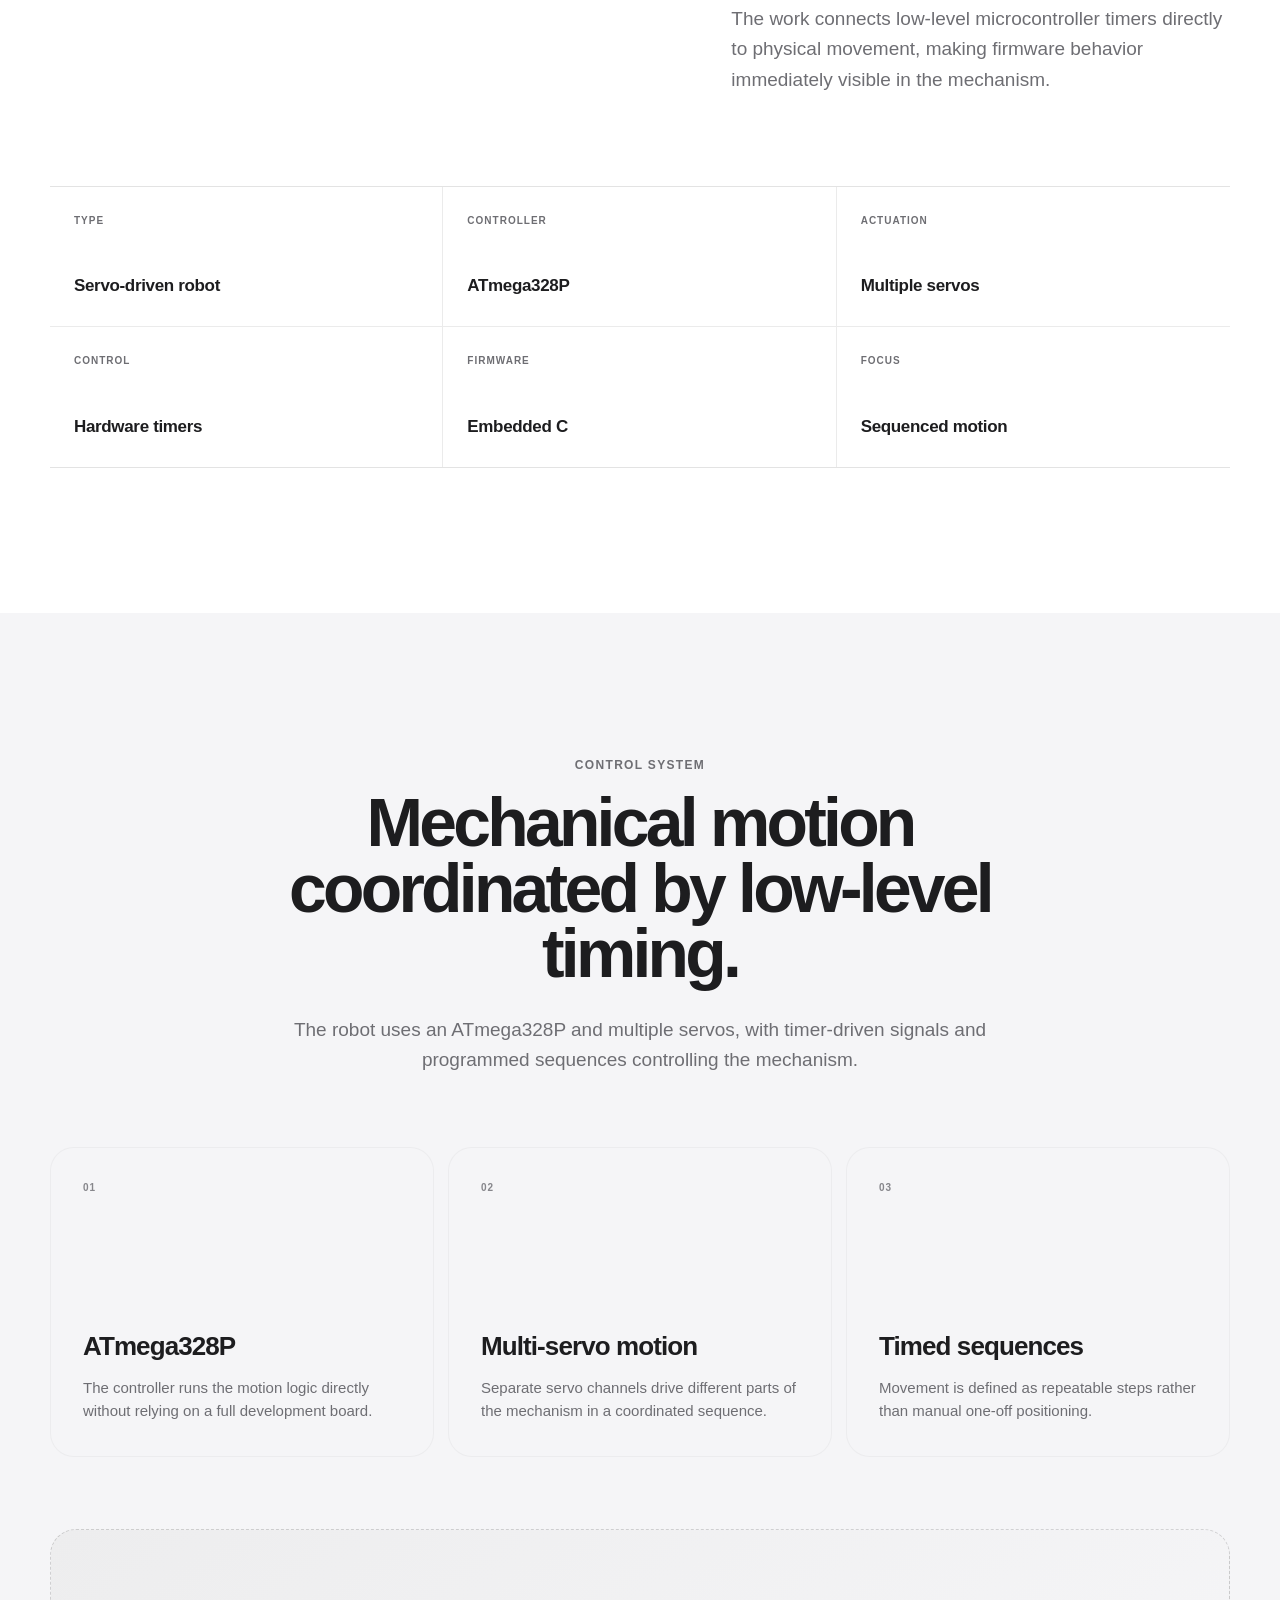
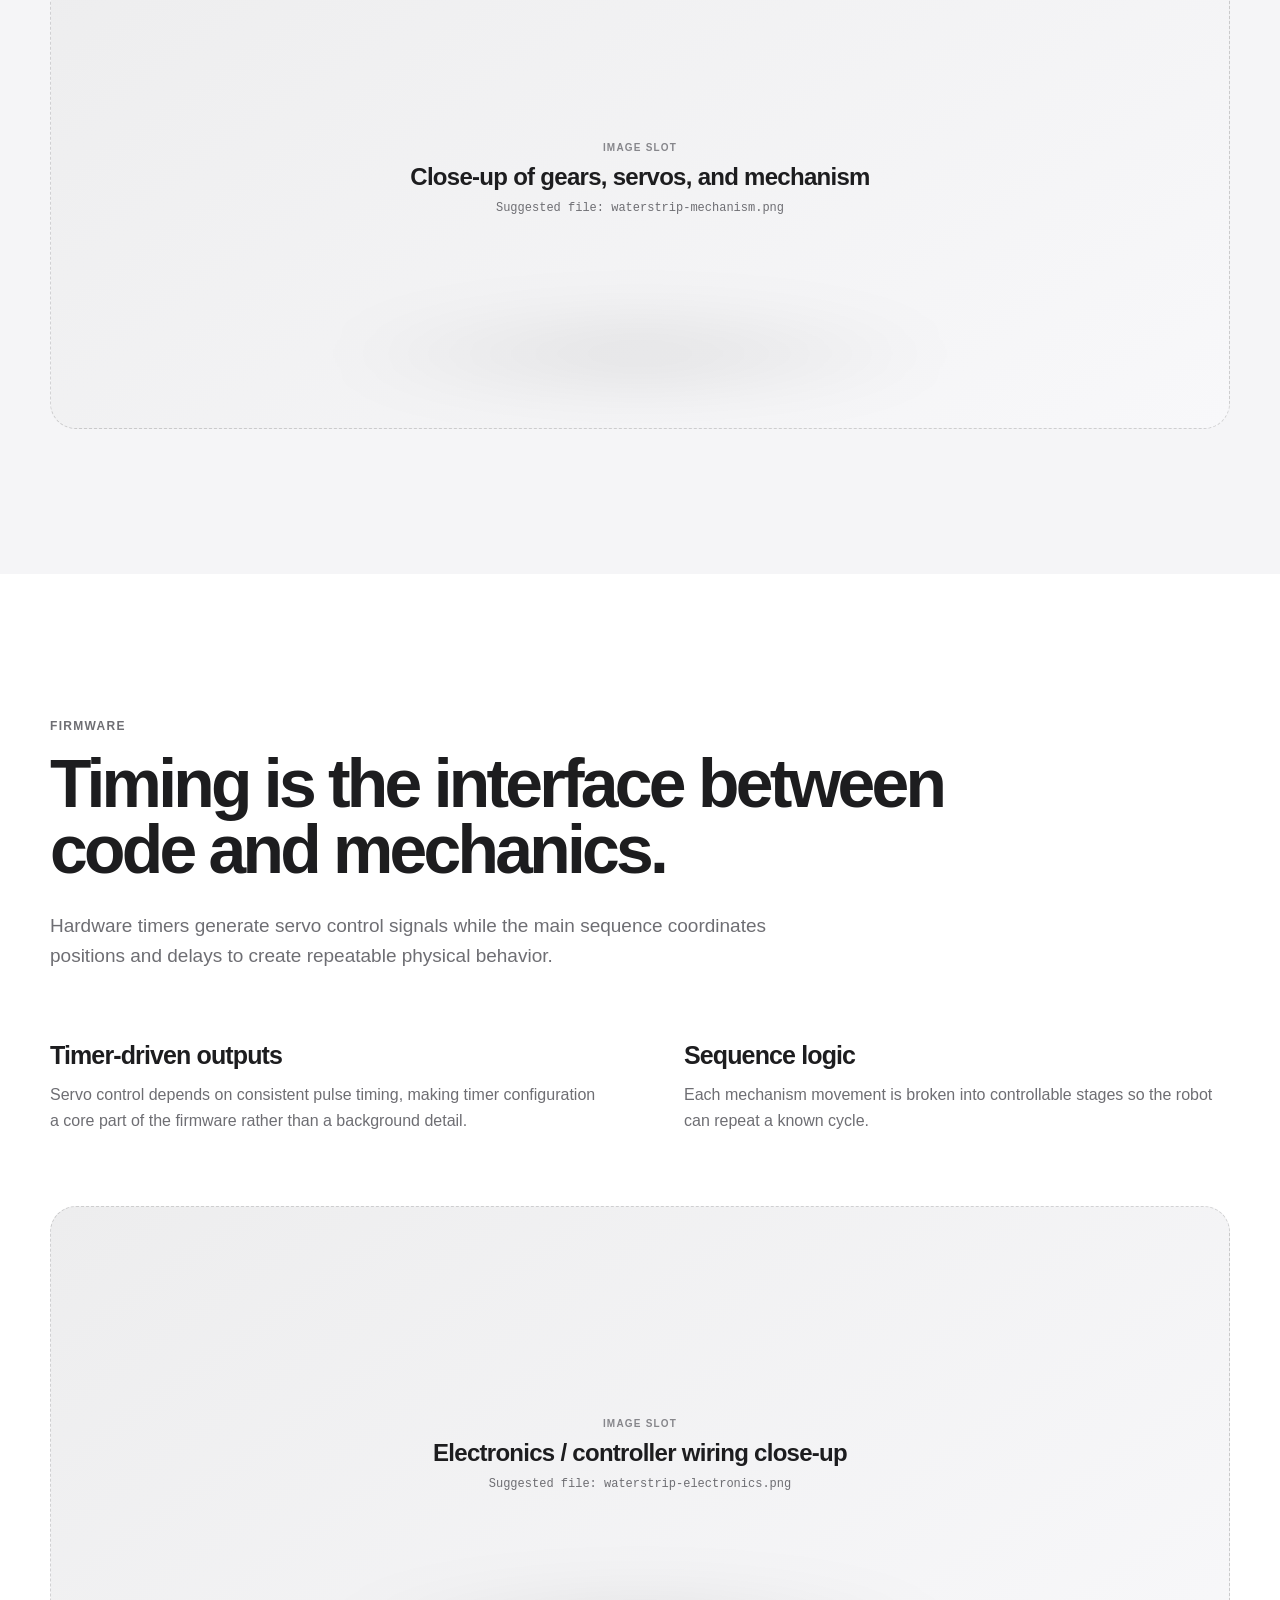
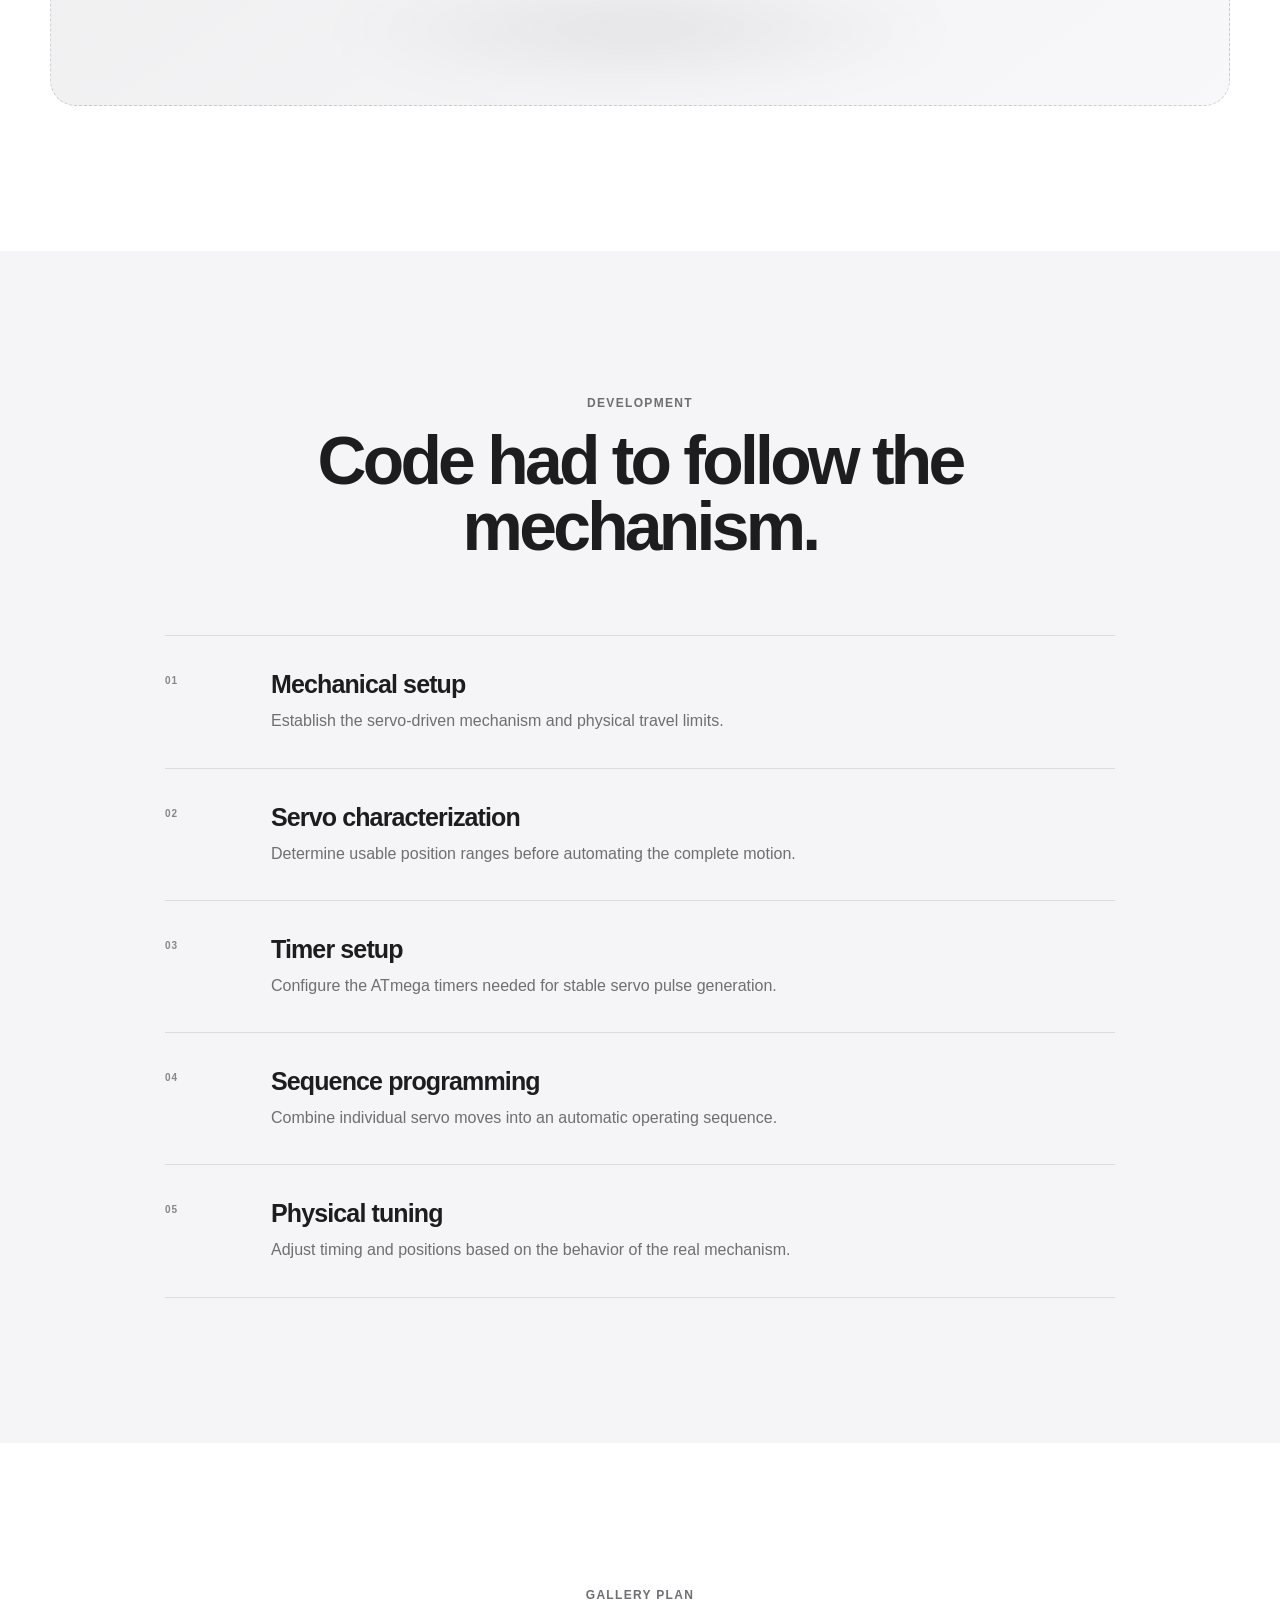
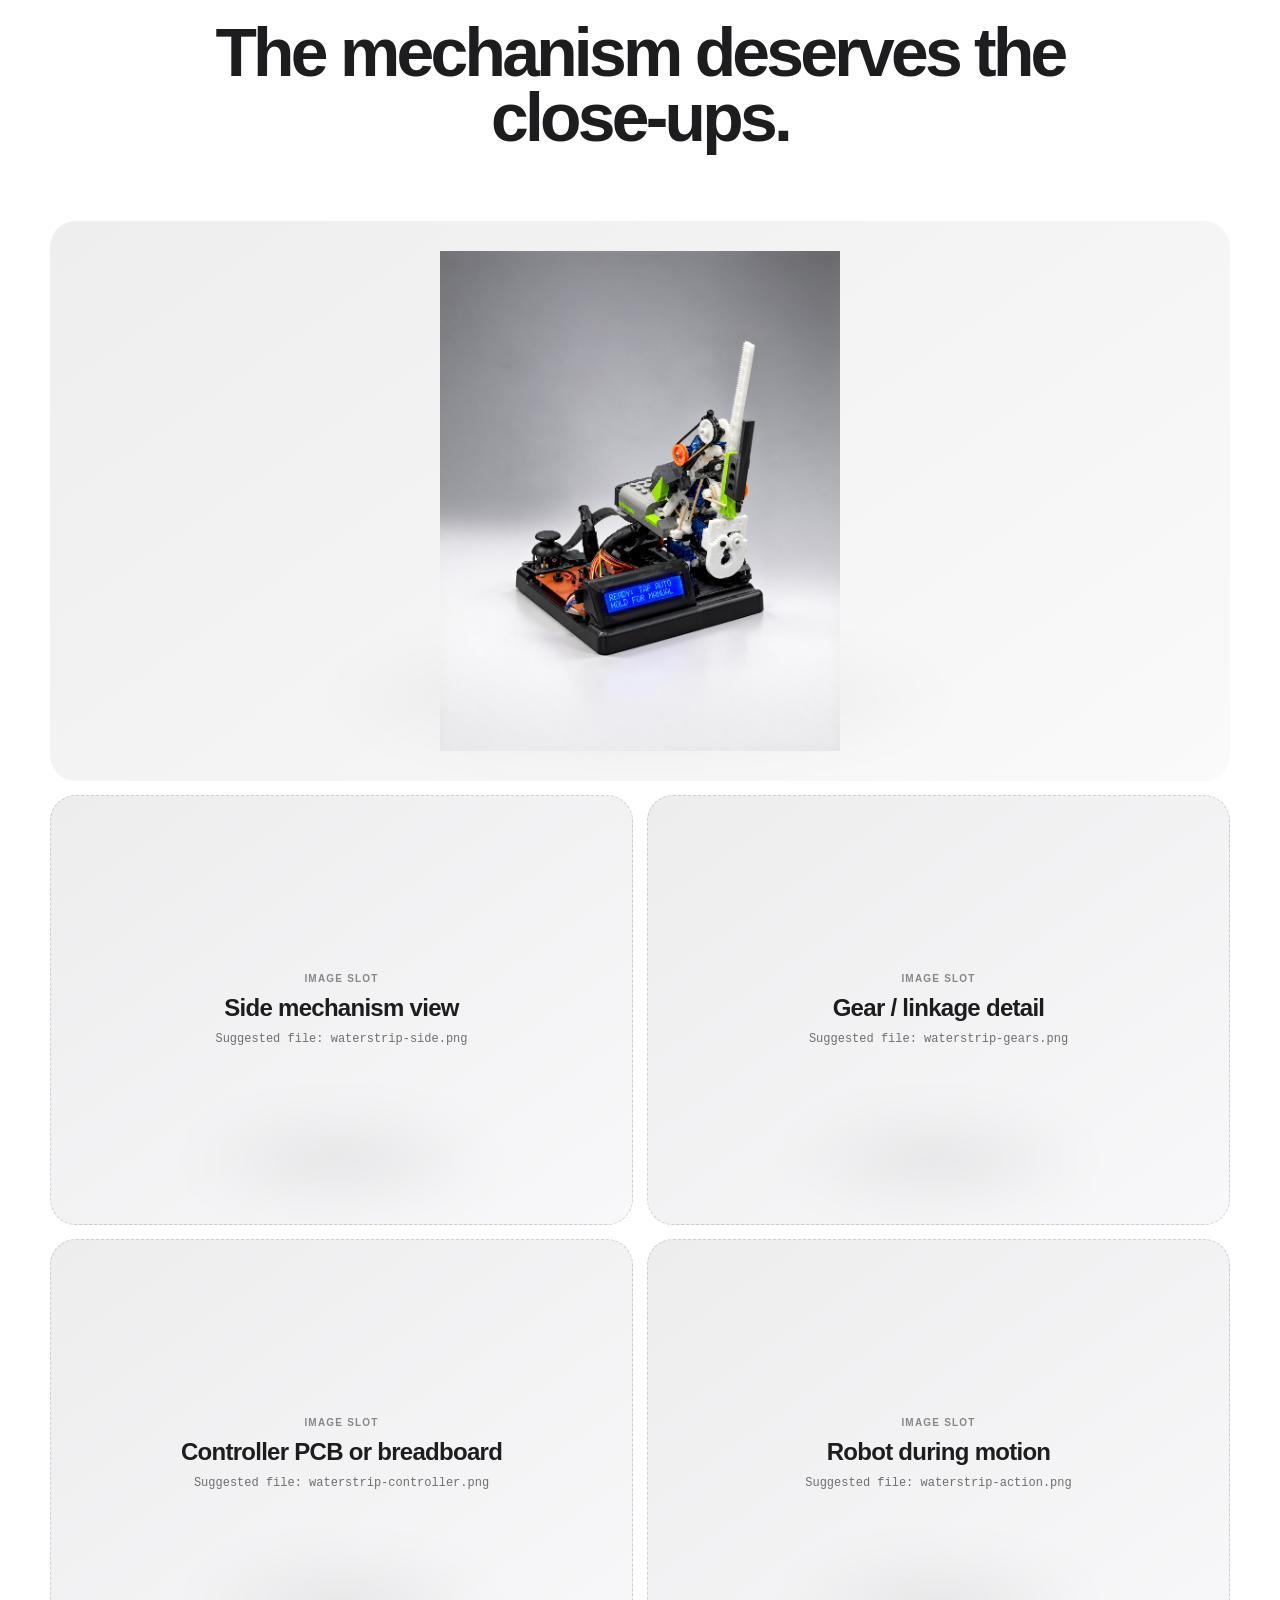
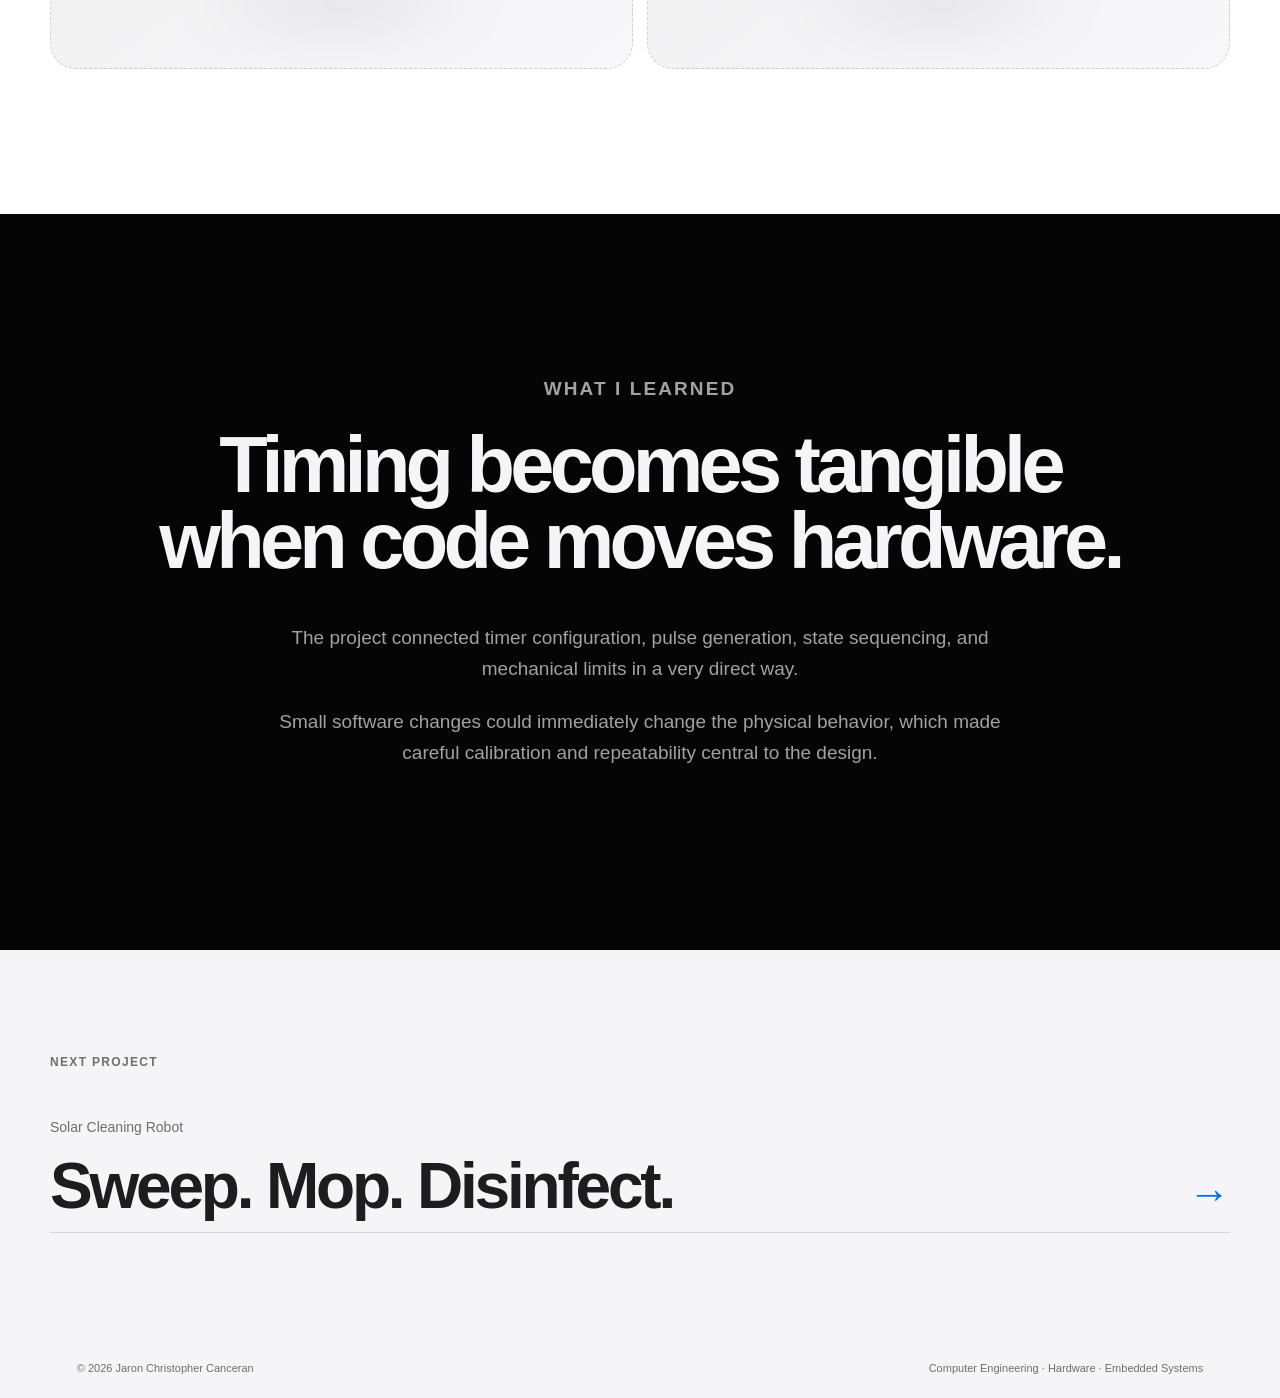
<file: projects/waterstrip-robot.html>
<!DOCTYPE html>
<html lang="en">
<head>
<meta charset="UTF-8">
<meta name="viewport" content="width=device-width, initial-scale=1.0">
<title>Waterstrip Robot | Jaron Canceran</title>
<meta name="description" content="Case study of an ATmega328P robotic system using multiple servo motors, hardware timers, and programmed motion sequences.">
<meta name="author" content="Jaron Canceran">
<meta name="robots" content="index, follow">
<link rel="canonical" href="https://electricjec.github.io/projects/waterstrip-robot.html">
<link rel="stylesheet" href="../style.css">
<link rel="stylesheet" href="project.css">
</head>
<body>
<header class="site-header"><nav class="navbar"><a href="../index.html" class="brand">Jaron Canceran</a><div class="nav-links"><a href="../index.html#projects">Projects</a><a href="../index.html#pcb">PCB</a><a href="../index.html#about">About</a><a href="../index.html#contact">Contact</a></div></nav></header>
<main class="project-page">
<section class="case-hero"><div class="case-container">
<a class="case-back" href="../index.html#projects">‹ All projects</a>
<p class="case-kicker">Robotics · ATmega328P · Motion control</p>
<h1>Waterstrip Robot</h1>
<p class="case-lead">A servo-driven robotic mechanism controlled through timer-based firmware and repeatable automated motion sequences.</p>
<div class="case-tags"><span>ATmega328P</span><span>Servo Control</span><span>Timers</span><span>Embedded C</span><span>Mechanisms</span></div>
<div class="case-hero-media"><img src="../assets/images/waterstriprobot1.png" alt="Waterstrip Robot project"></div>
</div></section>

<section class="case-section"><div class="case-container">
<div class="overview-grid"><div class="case-heading"><p class="case-kicker">Overview</p><h2>Turning precise timing into physical motion.</h2></div><div class="case-copy"><p>The Waterstrip Robot is an ATmega328P-based robotic system built around multiple servo motors and a programmed mechanical sequence.</p><p>Instead of treating the servos as independent actuators, the project focuses on the timing and coordination required to make the complete mechanism behave predictably.</p><p>The work connects low-level microcontroller timers directly to physical movement, making firmware behavior immediately visible in the mechanism.</p></div></div>
<div class="meta-grid"><div class="meta-item"><span>TYPE</span><strong>Servo-driven robot</strong></div><div class="meta-item"><span>CONTROLLER</span><strong>ATmega328P</strong></div><div class="meta-item"><span>ACTUATION</span><strong>Multiple servos</strong></div><div class="meta-item"><span>CONTROL</span><strong>Hardware timers</strong></div><div class="meta-item"><span>FIRMWARE</span><strong>Embedded C</strong></div><div class="meta-item"><span>FOCUS</span><strong>Sequenced motion</strong></div></div>
</div></section>

<section class="case-section soft"><div class="case-container"><div class="case-heading center"><p class="case-kicker">Control system</p><h2>Mechanical motion coordinated by low-level timing.</h2><p class="section-lead">The robot uses an ATmega328P and multiple servos, with timer-driven signals and programmed sequences controlling the mechanism.</p></div>
<div class="feature-grid"><article class="feature-card"><span class="feature-index">01</span><h3>ATmega328P</h3><p>The controller runs the motion logic directly without relying on a full development board.</p></article><article class="feature-card"><span class="feature-index">02</span><h3>Multi-servo motion</h3><p>Separate servo channels drive different parts of the mechanism in a coordinated sequence.</p></article><article class="feature-card"><span class="feature-index">03</span><h3>Timed sequences</h3><p>Movement is defined as repeatable steps rather than manual one-off positioning.</p></article></div>
<div class="media-placeholder"><span class="placeholder-label">Image slot</span><h3 class="placeholder-title">Close-up of gears, servos, and mechanism</h3><p class="placeholder-file">Suggested file: waterstrip-mechanism.png</p></div>
</div></section>

<section class="case-section"><div class="case-container"><div class="case-heading"><p class="case-kicker">Firmware</p><h2>Timing is the interface between code and mechanics.</h2><p class="section-lead">Hardware timers generate servo control signals while the main sequence coordinates positions and delays to create repeatable physical behavior.</p></div>
<div class="copy-grid"><div><h3>Timer-driven outputs</h3><p>Servo control depends on consistent pulse timing, making timer configuration a core part of the firmware rather than a background detail.</p></div><div><h3>Sequence logic</h3><p>Each mechanism movement is broken into controllable stages so the robot can repeat a known cycle.</p></div></div>
<div class="media-placeholder"><span class="placeholder-label">Image slot</span><h3 class="placeholder-title">Electronics / controller wiring close-up</h3><p class="placeholder-file">Suggested file: waterstrip-electronics.png</p></div>
</div></section>

<section class="case-section soft"><div class="case-container"><div class="case-heading center"><p class="case-kicker">Development</p><h2>Code had to follow the mechanism.</h2></div>
<div class="process-list"><div class="process-row"><span>01</span><div><h3>Mechanical setup</h3><p>Establish the servo-driven mechanism and physical travel limits.</p></div></div><div class="process-row"><span>02</span><div><h3>Servo characterization</h3><p>Determine usable position ranges before automating the complete motion.</p></div></div><div class="process-row"><span>03</span><div><h3>Timer setup</h3><p>Configure the ATmega timers needed for stable servo pulse generation.</p></div></div><div class="process-row"><span>04</span><div><h3>Sequence programming</h3><p>Combine individual servo moves into an automatic operating sequence.</p></div></div><div class="process-row"><span>05</span><div><h3>Physical tuning</h3><p>Adjust timing and positions based on the behavior of the real mechanism.</p></div></div></div>
</div></section>

<section class="case-section"><div class="case-container"><div class="case-heading center"><p class="case-kicker">Gallery plan</p><h2>The mechanism deserves the close-ups.</h2></div><div class="gallery-grid"><div class="media-block "><img src="../assets/images/waterstriprobot1.png" alt="Waterstrip Robot"></div> <div class="media-placeholder"><span class="placeholder-label">Image slot</span><h3 class="placeholder-title">Side mechanism view</h3><p class="placeholder-file">Suggested file: waterstrip-side.png</p></div> <div class="media-placeholder"><span class="placeholder-label">Image slot</span><h3 class="placeholder-title">Gear / linkage detail</h3><p class="placeholder-file">Suggested file: waterstrip-gears.png</p></div> <div class="media-placeholder"><span class="placeholder-label">Image slot</span><h3 class="placeholder-title">Controller PCB or breadboard</h3><p class="placeholder-file">Suggested file: waterstrip-controller.png</p></div> <div class="media-placeholder"><span class="placeholder-label">Image slot</span><h3 class="placeholder-title">Robot during motion</h3><p class="placeholder-file">Suggested file: waterstrip-action.png</p></div></div></div></section>

<section class="learning"><div class="case-container"><p class="case-kicker">What I learned</p><h2>Timing becomes tangible when code moves hardware.</h2><p>The project connected timer configuration, pulse generation, state sequencing, and mechanical limits in a very direct way.</p><p>Small software changes could immediately change the physical behavior, which made careful calibration and repeatability central to the design.</p></div></section>
<section class="next-project"><div class="case-container"><p class="case-kicker">Next project</p><a class="next-link" href="solar-cleaning-robot.html"><span>Solar Cleaning Robot</span><strong>Sweep. Mop. Disinfect.</strong><span class="next-arrow">→</span></a></div></section>
</main>
<footer><span>© 2026 Jaron Christopher Canceran</span><span>Computer Engineering · Hardware · Embedded Systems</span></footer>
<script src="../script.js"></script>
</body>
</html>
</file>
<file: style.css>
/* ==================================================
   DESIGN SYSTEM
================================================== */

:root {
    --white: #ffffff;
    --page: #f5f5f7;

    --text: #1d1d1f;
    --secondary: #6e6e73;

    --blue: #0071e3;
    --blue-hover: #0077ed;

    --dark: #000000;

    --radius-large: 30px;
    --radius-medium: 22px;

    --max-width: 1440px;
}


/* ==================================================
   RESET
================================================== */

* {
    box-sizing: border-box;
}

html {
    scroll-behavior: smooth;
}

body {
    margin: 0;

    background: var(--white);
    color: var(--text);

    font-family:
        -apple-system,
        BlinkMacSystemFont,
        "SF Pro Display",
        "SF Pro Text",
        "Segoe UI",
        Helvetica,
        Arial,
        sans-serif;

    -webkit-font-smoothing: antialiased;
    text-rendering: optimizeLegibility;
}

img {
    display: block;
    max-width: 100%;
}

a {
    color: inherit;
    text-decoration: none;
}

h1,
h2,
h3,
p {
    margin-top: 0;
}


/* ==================================================
   NAVIGATION
================================================== */

.site-header {
    position: sticky;
    top: 0;

    z-index: 1000;

    background: rgba(255, 255, 255, 0.78);

    backdrop-filter:
        saturate(180%)
        blur(20px);

    -webkit-backdrop-filter:
        saturate(180%)
        blur(20px);

    border-bottom:
        1px solid
        rgba(0, 0, 0, 0.06);
}

.navbar {
    width: min(92%, 1200px);
    height: 52px;

    margin: auto;

    display: flex;
    align-items: center;
    justify-content: space-between;
}

.brand {
    font-size: 17px;
    font-weight: 600;

    letter-spacing: -0.3px;
}

.nav-links {
    display: flex;

    gap: 32px;
}

.nav-links a {
    color: #333336;

    font-size: 12px;

    transition: opacity 0.2s ease;
}

.nav-links a:hover {
    opacity: 0.55;
}


/* ==================================================
   GENERAL
================================================== */

.eyebrow {
    margin-bottom: 18px;

    color: var(--secondary);

    font-size: 13px;
    font-weight: 600;

    letter-spacing: 0.08em;

    text-transform: uppercase;
}


/* ==================================================
   HERO
================================================== */

.hero {
    position: relative;

    overflow: hidden;

    padding:
        110px
        6vw
        0;

    text-align: center;

    background:
        linear-gradient(
            180deg,
            #ffffff 0%,
            #f8f8fa 100%
        );
}

.hero-copy {
    position: relative;

    z-index: 2;

    max-width: 1050px;

    margin: auto;
}

.hero h1 {
    margin-bottom: 28px;

    font-size:
        clamp(
            60px,
            7vw,
            112px
        );

    font-weight: 600;

    line-height: 0.94;

    letter-spacing: -0.055em;
}

.hero-subtitle {
    max-width: 720px;

    margin:
        0
        auto
        35px;

    color: var(--secondary);

    font-size:
        clamp(
            19px,
            2vw,
            26px
        );

    line-height: 1.35;

    letter-spacing: -0.02em;
}

.hero-actions {
    display: flex;

    justify-content: center;
    align-items: center;

    gap: 26px;

    margin-bottom: 55px;
}


/* ==================================================
   BUTTONS
================================================== */

.primary-button {
    padding:
        12px
        21px;

    background: var(--blue);
    color: var(--white);

    border-radius: 999px;

    font-size: 16px;

    transition:
        background 0.2s ease,
        transform 0.2s ease;
}

.primary-button:hover {
    background: var(--blue-hover);

    transform: translateY(-1px);
}

.secondary-link {
    color: var(--blue);

    font-size: 17px;
}

.secondary-link span {
    margin-left: 4px;
}


/* ==================================================
   HERO PRODUCT
================================================== */

.hero-product {
    position: relative;

    width:
        min(
            1200px,
            92vw
        );

    height:
        min(
            680px,
            60vw
        );

    margin: auto;

    display: flex;
    align-items: center;
    justify-content: center;

    overflow: hidden;
}

.hero-product::before {
    content: "";

    position: absolute;

    width: 58%;
    height: 20%;

    left: 50%;
    bottom: 7%;

    transform: translateX(-50%);

    background:
        radial-gradient(
            ellipse at center,
            rgba(0, 0, 0, 0.16) 0%,
            rgba(0, 0, 0, 0.07) 40%,
            rgba(0, 0, 0, 0) 76%
        );

    filter: blur(30px);

    pointer-events: none;
}

.hero-product img {
    position: relative;

    z-index: 1;

    object-fit: contain;

    filter:
        drop-shadow(
            0
            26px
            36px
            rgba(0, 0, 0, 0.12)
        );
}


/* ==================================================
   HANDHELD TRIO HERO
================================================== */

.handheld-trio-hero {
    height:
        min(
            700px,
            60vw
        );
}

.handheld-trio-hero img {
    width: auto;
    height: 92%;

    max-width: 94%;

    object-fit: contain;

    transition:
        transform
        0.8s
        cubic-bezier(
            0.2,
            0.8,
            0.2,
            1
        );
}

.handheld-trio-hero:hover img {
    transform:
        translateY(-5px)
        scale(1.012);
}


/* ==================================================
   HERO CAPTION
================================================== */

.hero-caption {
    width:
        min(
            100%,
            1180px
        );

    margin: auto;

    padding:
        20px
        0
        30px;

    display: flex;
    justify-content: space-between;

    color: var(--secondary);

    font-size: 12px;
}


/* ==================================================
   PROJECTS
================================================== */

.projects-section {
    padding: 12px;

    background: var(--white);
}


/* ==================================================
   FULL WIDTH FEATURE
================================================== */

.product-feature {
    width: 100%;

    min-height: 740px;

    margin-bottom: 12px;

    position: relative;

    overflow: hidden;

    display: flex;
    flex-direction: column;

    background: var(--page);
}

.centered-copy {
    position: relative;

    z-index: 2;

    max-width: 900px;

    margin: 0 auto;

    padding:
        58px
        35px
        8px;

    text-align: center;
}


/* ==================================================
   ANTIPARALLEL
   MAIN FEATURED PROJECT
================================================== */

.antiparallel-feature {
    min-height: 850px;

    background:
        linear-gradient(
            180deg,
            #f7f7f8 0%,
            #f1f1f3 100%
        );
}

.antiparallel-feature .centered-copy {
    padding-top: 68px;
}

.antiparallel-image {
    padding:
        5px
        40px
        28px;
}

.antiparallel-image img {
    max-width: 1250px;
    max-height: 600px;

    object-fit: contain;
    object-position: center;
}


/* ==================================================
   TWO COLUMN PROJECT GRID
================================================== */

.product-grid {
    display: grid;

    grid-template-columns:
        repeat(
            2,
            minmax(0, 1fr)
        );

    gap: 12px;

    margin-bottom: 12px;
}

.product-tile {
    min-width: 0;

    min-height: 720px;

    position: relative;

    overflow: hidden;

    display: flex;
    flex-direction: column;

    background: var(--page);
}


/* ==================================================
   PROJECT TEXT
================================================== */

.product-label {
    margin-bottom: 8px;

    font-size: 21px;
    font-weight: 600;

    letter-spacing: -0.03em;
}

.product-copy h2 {
    margin-bottom: 14px;

    font-size:
        clamp(
            44px,
            4.5vw,
            64px
        );

    font-weight: 600;

    line-height: 0.98;

    letter-spacing: -0.045em;
}

.product-description {
    max-width: 740px;

    margin:
        0
        auto
        20px;

    color: var(--secondary);

    font-size: 17px;

    line-height: 1.45;
}


/* ==================================================
   TILE TEXT
================================================== */

.tile-copy {
    position: relative;

    z-index: 2;

    width: 100%;
    max-width: 720px;

    margin: 0 auto;

    padding:
        52px
        34px
        8px;

    text-align: center;
}

.tile-copy h2 {
    margin-bottom: 14px;

    font-size:
        clamp(
            38px,
            3.3vw,
            56px
        );

    font-weight: 600;

    line-height: 0.98;

    letter-spacing: -0.045em;
}

.tile-copy > p:last-child {
    max-width: 570px;

    margin:
        0
        auto
        18px;

    color: var(--secondary);

    font-size: 16px;

    line-height: 1.45;
}


/* ==================================================
   PROJECT TAGS
================================================== */

.product-actions {
    display: flex;

    justify-content: center;

    flex-wrap: wrap;

    gap: 8px;
}

.product-actions span {
    padding:
        8px
        13px;

    background:
        rgba(
            0,
            0,
            0,
            0.05
        );

    border-radius: 999px;

    color: #525257;

    font-size: 12px;
}


/* ==================================================
   LARGE FEATURE IMAGE
================================================== */

.large-product-image {
    position: relative;

    flex: 1;

    min-height: 0;

    padding:
        8px
        40px
        26px;

    display: flex;
    align-items: center;
    justify-content: center;

    overflow: hidden;
}

.large-product-image::before {
    content: "";

    position: absolute;

    width: 60%;
    height: 32%;

    left: 50%;
    bottom: 5%;

    transform: translateX(-50%);

    background:
        radial-gradient(
            ellipse at center,
            rgba(0, 0, 0, 0.09) 0%,
            rgba(0, 0, 0, 0.04) 42%,
            rgba(0, 0, 0, 0) 74%
        );

    filter: blur(26px);

    pointer-events: none;
}

.large-product-image img {
    position: relative;

    z-index: 1;

    width: 100%;
    height: 100%;

    max-width: 1080px;
    max-height: 500px;

    object-fit: contain;
    object-position: center;

    transition:
        transform
        0.7s ease;
}

.product-feature:hover
.large-product-image img {
    transform: scale(1.012);
}


/* Override generic full-width size for ANTIPARALLEL */

.antiparallel-image img {
    max-width: 1250px;
    max-height: 600px;
}


/* ==================================================
   TILE IMAGE
================================================== */

.tile-image {
    position: relative;

    flex: 1;

    min-height: 0;

    padding:
        5px
        28px
        25px;

    display: flex;
    align-items: center;
    justify-content: center;

    overflow: hidden;
}

.tile-image::before {
    content: "";

    position: absolute;

    width: 64%;
    height: 32%;

    left: 50%;
    bottom: 5%;

    transform: translateX(-50%);

    background:
        radial-gradient(
            ellipse at center,
            rgba(0, 0, 0, 0.09) 0%,
            rgba(0, 0, 0, 0.04) 42%,
            rgba(0, 0, 0, 0) 74%
        );

    filter: blur(25px);

    pointer-events: none;
}

.tile-image img {
    position: relative;

    z-index: 1;

    width: 100%;
    height: 100%;

    max-width: 760px;
    max-height: 470px;

    object-fit: contain;
    object-position: center;

    transition:
        transform
        0.7s ease;
}

.product-tile:hover
.tile-image img {
    transform: scale(1.012);
}


/* ==================================================
   COSHĒ
================================================== */

.coshe-feature {
    background:
        linear-gradient(
            180deg,
            #f7f7f8 0%,
            #f1f1f3 100%
        );
}

.coshe-image img {
    max-width: 760px;
    max-height: 470px;
}


/* ==================================================
   EMERGENCY MESSENGER
================================================== */

.emergency-feature {
    background:
        linear-gradient(
            180deg,
            #f5f5f7 0%,
            #fafafa 100%
        );
}

.emergency-image img {
    max-width: 760px;
    max-height: 470px;
}


/* ==================================================
   WATERSTRIP ROBOT
================================================== */

.robot-feature {
    background:
        linear-gradient(
            180deg,
            #f5f5f7 0%,
            #ffffff 100%
        );
}

.robot-image img {
    max-width: 760px;
    max-height: 465px;
}


/* ==================================================
   SOLAR CLEANING ROBOT
================================================== */

.cleaner-feature {
    background:
        linear-gradient(
            180deg,
            #f7faf7 0%,
            #edf4ee 100%
        );
}

.cleaner-image img {
    max-width: 780px;
    max-height: 470px;
}


/* ==================================================
   PCB SECTION
================================================== */

.pcb-section {
    padding:
        140px
        6vw;

    background: #ffffff;
}

.pcb-heading {
    max-width: 1100px;

    margin:
        0
        auto
        80px;

    text-align: center;
}

.pcb-heading h2 {
    margin-bottom: 25px;

    font-size:
        clamp(
            52px,
            6vw,
            88px
        );

    font-weight: 600;

    line-height: 0.98;

    letter-spacing: -0.055em;
}

.pcb-heading > p:last-child {
    max-width: 700px;

    margin: auto;

    color: var(--secondary);

    font-size: 20px;

    line-height: 1.5;
}


/* ==================================================
   PCB GRID
================================================== */

.pcb-showcase {
    max-width: var(--max-width);

    margin: auto;

    display: grid;

    grid-template-columns:
        repeat(
            2,
            minmax(0, 1fr)
        );

    gap: 18px;
}

.pcb-card {
    min-height: 650px;

    overflow: hidden;

    position: relative;

    display: flex;
    flex-direction: column;

    background: var(--page);

    border-radius: var(--radius-medium);
}

.pcb-card-copy {
    padding:
        45px
        45px
        20px;
}

.pcb-card-copy > span {
    display: block;

    margin-bottom: 18px;

    color: var(--secondary);

    font-size: 12px;
}

.pcb-card-copy h3 {
    margin-bottom: 12px;

    font-size: 38px;
    font-weight: 600;

    letter-spacing: -0.04em;
}

.pcb-card-copy p {
    max-width: 500px;

    color: var(--secondary);

    font-size: 16px;

    line-height: 1.5;
}


/* ==================================================
   PCB IMAGES
================================================== */

.pcb-card-image {
    position: relative;

    flex: 1;

    min-height: 360px;

    display: flex;
    align-items: center;
    justify-content: center;

    overflow: hidden;
}

.pcb-card-image::before {
    content: "";

    position: absolute;

    width: 68%;
    height: 38%;

    left: 50%;
    bottom: 7%;

    transform: translateX(-50%);

    background:
        radial-gradient(
            ellipse at center,
            rgba(0, 0, 0, 0.08) 0%,
            rgba(0, 0, 0, 0.035) 45%,
            rgba(0, 0, 0, 0) 75%
        );

    filter: blur(22px);

    pointer-events: none;
}

.pcb-card-image img {
    position: relative;

    z-index: 1;

    width: 90%;
    height: 90%;

    object-fit: contain;

    transition:
        transform
        0.6s ease;
}

.pcb-card:hover
.pcb-card-image img {
    transform: scale(1.025);
}


/* ==================================================
   ABOUT
================================================== */

.about-section {
    padding:
        170px
        8vw;

    background: var(--page);

    text-align: center;
}

.about-content {
    max-width: 1100px;

    margin: 0 auto;

    display: flex;
    flex-direction: column;
    align-items: center;
}

.about-section .eyebrow {
    text-align: center;
}

.about-section h2 {
    max-width: 1000px;

    margin:
        0
        auto
        40px;

    font-size:
        clamp(
            54px,
            6vw,
            92px
        );

    font-weight: 600;

    line-height: 0.98;

    letter-spacing: -0.055em;

    text-align: center;
}

.about-body {
    max-width: 760px;

    margin:
        0
        auto;

    color: var(--secondary);

    font-size: 22px;

    line-height: 1.55;

    text-align: center;
}

.skills {
    display: flex;

    justify-content: center;

    flex-wrap: wrap;

    gap: 10px;

    margin-top: 45px;
}

.skills span {
    padding:
        10px
        15px;

    background: #ffffff;

    border-radius: 999px;

    color: #525257;

    font-size: 13px;
}


/* ==================================================
   CONTACT
================================================== */

.contact-section {
    padding:
        170px
        8vw;

    text-align: center;

    background: #ffffff;
}

.contact-section h2 {
    margin-bottom: 38px;

    font-size:
        clamp(
            58px,
            7vw,
            105px
        );

    font-weight: 600;

    line-height: 0.95;

    letter-spacing: -0.06em;
}

.contact-link {
    display: inline-flex;

    align-items: center;

    gap: 8px;

    color: var(--blue);

    font-size: 20px;
}


/* ==================================================
   FOOTER
================================================== */

footer {
    padding:
        24px
        6vw;

    display: flex;
    justify-content: space-between;

    background: var(--page);

    color: var(--secondary);

    font-size: 11px;
}


/* ==================================================
   SCROLL REVEAL
================================================== */

.reveal {
    opacity: 0;

    transform:
        translateY(30px);

    transition:
        opacity 0.8s ease,
        transform 0.8s ease;
}

.reveal.visible {
    opacity: 1;

    transform:
        translateY(0);
}


/* ==================================================
   TABLET
================================================== */

@media (max-width: 1000px) {

    .hero {
        padding-top: 90px;
    }

    .hero h1 {
        font-size:
            clamp(
                55px,
                9vw,
                90px
            );
    }


    /* Project grids stack */

    .product-grid {
        grid-template-columns: 1fr;
    }

    .product-feature,
    .product-tile {
        min-height: 700px;
    }

    .antiparallel-feature {
        min-height: 760px;
    }

    .antiparallel-image img {
        max-width: 1000px;
        max-height: 530px;
    }

    .tile-image img {
        max-width: 850px;
        max-height: 460px;
    }


    /* PCB */

    .pcb-showcase {
        grid-template-columns: 1fr;
    }
}


/* ==================================================
   MOBILE
================================================== */

@media (max-width: 700px) {

    /* NAVIGATION */

    .navbar {
        width:
            calc(
                100% - 36px
            );
    }

    .brand {
        font-size: 15px;
    }

    .nav-links {
        gap: 14px;
    }

    .nav-links a {
        font-size: 10px;
    }


    /* HERO */

    .hero {
        padding:
            80px
            20px
            0;
    }

    .hero h1 {
        font-size: 52px;

        letter-spacing: -0.05em;
    }

    .hero-subtitle {
        font-size: 18px;
    }

    .hero-actions {
        flex-wrap: wrap;

        gap: 18px;

        margin-bottom: 40px;
    }

    .primary-button {
        font-size: 14px;
    }

    .secondary-link {
        font-size: 15px;
    }

    .hero-product {
        width: 100%;
        height: 420px;
    }

    .handheld-trio-hero img {
        width: 100%;
        height: auto;

        max-width: 95%;
    }

    .hero-caption {
        gap: 20px;

        font-size: 10px;
    }


    /* PROJECTS */

    .projects-section {
        padding: 8px;
    }

    .product-grid {
        gap: 8px;

        margin-bottom: 8px;
    }

    .product-feature,
    .product-tile {
        min-height: 660px;

        margin-bottom: 8px;
    }

    .product-grid
    .product-tile {
        margin-bottom: 0;
    }

    .antiparallel-feature {
        min-height: 700px;
    }

    .centered-copy,
    .tile-copy {
        padding:
            55px
            22px
            10px;
    }

    .antiparallel-feature
    .centered-copy {
        padding-top: 60px;
    }

    .product-label {
        font-size: 20px;
    }

    .product-copy h2,
    .tile-copy h2 {
        font-size: 42px;
    }

    .product-description,
    .tile-copy > p:last-child {
        font-size: 15px;

        line-height: 1.45;
    }

    .product-actions span {
        font-size: 10px;
    }

    .large-product-image,
    .tile-image {
        padding:
            0
            18px
            22px;
    }

    .large-product-image img,
    .tile-image img {
        max-width: 100%;
        max-height: 350px;
    }

    .antiparallel-image img {
        max-width: 100%;
        max-height: 410px;
    }


    /* PCB */

    .pcb-section {
        padding:
            100px
            20px;
    }

    .pcb-heading {
        margin-bottom: 50px;
    }

    .pcb-heading h2 {
        font-size: 52px;
    }

    .pcb-heading > p:last-child {
        font-size: 17px;
    }

    .pcb-showcase {
        grid-template-columns: 1fr;

        gap: 12px;
    }

    .pcb-card {
        min-height: 540px;

        border-radius: 18px;
    }

    .pcb-card-copy {
        padding:
            32px
            28px
            15px;
    }

    .pcb-card-copy h3 {
        font-size: 32px;
    }

    .pcb-card-copy p {
        font-size: 15px;
    }


    /* ABOUT */

    .about-section {
        padding:
            110px
            25px;
    }

    .about-section h2 {
        font-size: 52px;
    }

    .about-body {
        font-size: 18px;
    }


    /* CONTACT */

    .contact-section {
        padding:
            120px
            25px;
    }

    .contact-section h2 {
        font-size: 58px;
    }

    .contact-link {
        font-size: 17px;
    }


    /* FOOTER */

    footer {
        flex-direction: column;

        gap: 8px;

        padding:
            24px
            25px;
    }
}

/* ==================================================
   CLICKABLE PROJECT CARDS
================================================== */

.product-feature,
.product-tile {
    cursor: pointer;
}

.project-card-link {
    position: absolute;

    inset: 0;

    z-index: 20;

    display: block;
}

.project-card-link:focus-visible {
    outline:
        3px solid
        var(--blue);

    outline-offset: -3px;
}

.product-feature,
.product-tile {
    transition:
        transform 0.4s ease,
        box-shadow 0.4s ease;
}

.product-feature:hover,
.product-tile:hover {
    box-shadow:
        0 18px 50px
        rgba(0, 0, 0, 0.055);
}

/* ==================================================
   PROJECT DETAIL PAGE
================================================== */

.project-page {
    background: var(--white);
}

.project-detail-container {
    width: min(1180px, calc(100% - 80px));

    margin: 0 auto;
}


/* ==================================================
   PROJECT DETAIL HERO
================================================== */

.project-detail-hero {
    padding:
        90px
        0
        0;

    background:
        linear-gradient(
            180deg,
            #ffffff 0%,
            #f5f5f7 100%
        );

    text-align: center;

    overflow: hidden;
}

.project-back-link {
    display: inline-block;

    margin-bottom: 70px;

    color: var(--blue);

    font-size: 15px;
    font-weight: 500;

    transition:
        opacity 0.2s ease,
        transform 0.2s ease;
}

.project-back-link:hover {
    opacity: 0.65;

    transform:
        translateX(-3px);
}

.project-detail-hero .eyebrow {
    margin-bottom: 22px;
}

.project-detail-hero h1 {
    margin:
        0
        auto
        28px;

    font-size:
        clamp(
            68px,
            10vw,
            150px
        );

    font-weight: 600;

    line-height: 0.88;

    letter-spacing: -0.065em;
}

.project-detail-lead {
    max-width: 760px;

    margin:
        0
        auto
        30px;

    color: var(--secondary);

    font-size:
        clamp(
            20px,
            2.2vw,
            29px
        );

    line-height: 1.4;

    letter-spacing: -0.025em;
}

.project-detail-tags {
    display: flex;

    justify-content: center;
    flex-wrap: wrap;

    gap: 8px;

    margin-bottom: 65px;
}

.project-detail-tags span {
    padding:
        9px
        14px;

    background:
        rgba(
            0,
            0,
            0,
            0.055
        );

    border-radius: 999px;

    color: #525257;

    font-size: 12px;
}


/* ==================================================
   IMAGE PLACEHOLDERS
================================================== */

.project-image-placeholder {
    position: relative;

    min-height: 420px;

    display: flex;
    flex-direction: column;
    align-items: center;
    justify-content: center;

    padding: 40px;

    overflow: hidden;

    background:
        linear-gradient(
            145deg,
            #eeeeef,
            #f8f8fa
        );

    border:
        1px solid
        rgba(0, 0, 0, 0.045);

    border-radius: 24px;

    text-align: center;
}

.project-image-placeholder::before {
    content: "";

    position: absolute;

    width: 40%;
    height: 30%;

    left: 50%;
    bottom: 15%;

    transform:
        translateX(-50%);

    background:
        radial-gradient(
            ellipse at center,
            rgba(0, 0, 0, 0.08) 0%,
            rgba(0, 0, 0, 0) 72%
        );

    filter: blur(30px);
}

.project-image-placeholder span,
.project-image-placeholder p {
    position: relative;

    z-index: 1;
}

.project-image-placeholder span {
    margin-bottom: 8px;

    color: #86868b;

    font-size: 11px;
    font-weight: 600;

    letter-spacing: 0.12em;
}

.project-image-placeholder p {
    margin: 0;

    color: #6e6e73;

    font-size: 16px;
}

.project-hero-placeholder {
    min-height: 650px;

    margin-top: 10px;

    border-radius:
        32px
        32px
        0
        0;
}

.project-wide-placeholder {
    min-height: 560px;

    margin-top: 70px;
}


/* ==================================================
   GENERAL PROJECT SECTIONS
================================================== */

.project-detail-section {
    padding:
        150px
        0;

    background: var(--white);
}

.project-light-section {
    background: var(--page);
}


/* ==================================================
   OVERVIEW
================================================== */

.project-intro-grid {
    display: grid;

    grid-template-columns:
        minmax(0, 1.15fr)
        minmax(0, 0.85fr);

    gap: 100px;

    align-items: start;
}

.project-section-heading h2 {
    max-width: 720px;

    margin-bottom: 0;

    font-size:
        clamp(
            46px,
            5vw,
            76px
        );

    font-weight: 600;

    line-height: 0.98;

    letter-spacing: -0.05em;
}

.project-section-body {
    padding-top: 36px;
}

.project-section-body p {
    margin-bottom: 24px;

    color: var(--secondary);

    font-size: 19px;

    line-height: 1.6;
}

.project-section-body p:last-child {
    margin-bottom: 0;
}


/* ==================================================
   PROJECT SPECIFICATIONS
================================================== */

.project-spec-section {
    padding:
        0
        0
        135px;

    background: var(--white);
}

.project-spec-grid {
    display: grid;

    grid-template-columns:
        repeat(
            3,
            minmax(0, 1fr)
        );

    border-top:
        1px solid
        rgba(0, 0, 0, 0.11);

    border-bottom:
        1px solid
        rgba(0, 0, 0, 0.11);
}

.project-spec-item {
    min-height: 150px;

    padding:
        32px
        25px;

    display: flex;
    flex-direction: column;
    justify-content: space-between;

    border-right:
        1px solid
        rgba(0, 0, 0, 0.09);
}

.project-spec-item:nth-child(3n) {
    border-right: none;
}

.project-spec-item:nth-child(-n + 3) {
    border-bottom:
        1px solid
        rgba(0, 0, 0, 0.09);
}

.project-spec-item span {
    color: var(--secondary);

    font-size: 10px;
    font-weight: 600;

    letter-spacing: 0.1em;
}

.project-spec-item strong {
    max-width: 260px;

    font-size: 17px;
    font-weight: 600;

    line-height: 1.3;

    letter-spacing: -0.02em;
}


/* ==================================================
   CENTERED SECTION HEADINGS
================================================== */

.project-centered-heading {
    max-width: 900px;

    margin:
        0
        auto;

    text-align: center;
}

.project-centered-heading h2 {
    margin-bottom: 26px;

    font-size:
        clamp(
            48px,
            5.5vw,
            82px
        );

    font-weight: 600;

    line-height: 0.96;

    letter-spacing: -0.055em;
}

.project-centered-heading > p:last-child {
    max-width: 720px;

    margin:
        0
        auto;

    color: var(--secondary);

    font-size: 19px;

    line-height: 1.55;
}


/* ==================================================
   LARGE BODY COPY
================================================== */

.project-large-copy {
    max-width: 820px;

    margin:
        55px
        auto
        0;
}

.project-large-copy p {
    margin-bottom: 22px;

    color: var(--secondary);

    font-size: 20px;

    line-height: 1.6;
}


/* ==================================================
   SIGNAL FLOW
================================================== */

.signal-flow {
    margin-top: 80px;

    display: flex;
    align-items: stretch;
    justify-content: center;

    gap: 10px;
}

.signal-node {
    flex: 1;

    min-width: 0;

    min-height: 130px;

    padding:
        24px
        18px;

    display: flex;
    flex-direction: column;
    justify-content: space-between;

    background: #ffffff;

    border-radius: 18px;

    border:
        1px solid
        rgba(0, 0, 0, 0.055);
}

.signal-node span {
    color: #86868b;

    font-size: 10px;
    font-weight: 600;

    letter-spacing: 0.1em;
}

.signal-node strong {
    font-size: 17px;
    font-weight: 600;

    letter-spacing: -0.025em;
}

.signal-arrow {
    display: flex;
    align-items: center;
    justify-content: center;

    color: #a1a1a6;

    font-size: 18px;
}


/* ==================================================
   FEATURE CARDS
================================================== */

.project-three-column {
    display: grid;

    grid-template-columns:
        repeat(
            3,
            minmax(0, 1fr)
        );

    gap: 14px;

    margin-top: 75px;
}

.project-feature-card {
    min-height: 320px;

    padding:
        38px
        34px;

    background: var(--page);

    border-radius: 24px;
}

.feature-number {
    display: block;

    margin-bottom: 85px;

    color: #86868b;

    font-size: 11px;
    font-weight: 600;

    letter-spacing: 0.1em;
}

.project-feature-card h3 {
    margin-bottom: 15px;

    font-size: 27px;
    font-weight: 600;

    letter-spacing: -0.035em;
}

.project-feature-card p {
    margin-bottom: 0;

    color: var(--secondary);

    font-size: 16px;

    line-height: 1.5;
}


/* ==================================================
   DARK EMBEDDED SECTION
================================================== */

.project-dark-section {
    background: #000000;

    color: #f5f5f7;
}

.project-dark-section .eyebrow {
    color: #86868b;
}

.project-dark-section
.project-centered-heading
> p:last-child {
    color: #a1a1a6;
}

.project-dark-placeholder {
    min-height: 600px;

    margin:
        75px
        auto
        80px;

    background:
        linear-gradient(
            145deg,
            #111111,
            #1d1d1f
        );

    border:
        1px solid
        rgba(255, 255, 255, 0.08);
}

.project-dark-placeholder::before {
    background:
        radial-gradient(
            ellipse at center,
            rgba(255, 255, 255, 0.08) 0%,
            rgba(255, 255, 255, 0) 72%
        );
}

.project-dark-placeholder span {
    color: #86868b;
}

.project-dark-placeholder p {
    color: #d2d2d7;
}

.project-dark-section
.project-two-column-copy h3 {
    color: #f5f5f7;
}

.project-dark-section
.project-two-column-copy p {
    color: #a1a1a6;
}


/* ==================================================
   TWO COLUMN COPY
================================================== */

.project-two-column-copy {
    display: grid;

    grid-template-columns:
        repeat(
            2,
            minmax(0, 1fr)
        );

    gap:
        60px
        90px;

    margin-top: 70px;
}

.project-two-column-copy h3 {
    margin-bottom: 14px;

    font-size: 26px;
    font-weight: 600;

    letter-spacing: -0.035em;
}

.project-two-column-copy p {
    margin-bottom: 0;

    color: var(--secondary);

    font-size: 17px;

    line-height: 1.6;
}


/* ==================================================
   TWO IMAGE GRID
================================================== */

.project-two-image-grid {
    display: grid;

    grid-template-columns:
        repeat(
            2,
            minmax(0, 1fr)
        );

    gap: 14px;

    margin-top: 75px;
}

.project-two-image-grid
.project-image-placeholder {
    min-height: 520px;
}


/* ==================================================
   DEVELOPMENT PROCESS
================================================== */

.project-development-list {
    max-width: 950px;

    margin:
        80px
        auto
        0;

    border-top:
        1px solid
        rgba(0, 0, 0, 0.1);
}

.development-step {
    display: grid;

    grid-template-columns:
        90px
        1fr;

    gap: 40px;

    padding:
        38px
        0;

    border-bottom:
        1px solid
        rgba(0, 0, 0, 0.1);
}

.development-step > span {
    padding-top: 5px;

    color: #86868b;

    font-size: 11px;
    font-weight: 600;

    letter-spacing: 0.1em;
}

.development-step h3 {
    margin-bottom: 10px;

    font-size: 26px;
    font-weight: 600;

    letter-spacing: -0.035em;
}

.development-step p {
    max-width: 700px;

    margin-bottom: 0;

    color: var(--secondary);

    font-size: 17px;

    line-height: 1.55;
}


/* ==================================================
   GALLERY
================================================== */

.project-gallery-grid {
    display: grid;

    grid-template-columns:
        repeat(
            2,
            minmax(0, 1fr)
        );

    gap: 14px;

    margin-top: 75px;
}

.project-gallery-grid
.project-image-placeholder {
    min-height: 500px;
}

.project-gallery-grid
.project-image-placeholder:nth-child(1),
.project-gallery-grid
.project-image-placeholder:nth-child(4) {
    min-height: 650px;
}


/* ==================================================
   WHAT I LEARNED
================================================== */

.project-learning-section {
    padding:
        170px
        0;

    background: #000000;

    color: #f5f5f7;

    text-align: center;
}

.project-learning-section .eyebrow {
    color: #86868b;
}

.project-learning-section h2 {
    max-width: 1000px;

    margin:
        0
        auto
        50px;

    font-size:
        clamp(
            54px,
            6.5vw,
            94px
        );

    font-weight: 600;

    line-height: 0.95;

    letter-spacing: -0.06em;
}

.project-learning-copy {
    max-width: 780px;

    margin:
        0
        auto
        24px;

    color: #a1a1a6;

    font-size: 20px;

    line-height: 1.6;
}


/* ==================================================
   NEXT PROJECT
================================================== */

.next-project-section {
    padding:
        120px
        0;

    background: var(--page);
}

.next-project-link {
    position: relative;

    display: grid;

    grid-template-columns:
        1fr
        auto;

    align-items: end;

    gap: 30px;

    padding:
        45px
        0
        15px;

    border-bottom:
        1px solid
        rgba(0, 0, 0, 0.12);

    transition:
        border-color 0.25s ease;
}

.next-project-link > span:first-child {
    grid-column: 1 / -1;

    color: var(--secondary);

    font-size: 16px;
}

.next-project-link strong {
    font-size:
        clamp(
            42px,
            5vw,
            72px
        );

    font-weight: 600;

    line-height: 0.98;

    letter-spacing: -0.05em;
}

.next-project-arrow {
    padding-bottom: 6px;

    color: var(--blue);

    font-size: 46px;

    transition:
        transform 0.25s ease;
}

.next-project-link:hover {
    border-color:
        rgba(0, 0, 0, 0.35);
}

.next-project-link:hover
.next-project-arrow {
    transform:
        translateX(8px);
}


/* ==================================================
   PROJECT PAGE TABLET
================================================== */

@media (max-width: 1000px) {

    .project-detail-container {
        width:
            min(
                100% - 48px,
                1000px
            );
    }

    .project-detail-hero {
        padding-top: 70px;
    }

    .project-back-link {
        margin-bottom: 55px;
    }

    .project-hero-placeholder {
        min-height: 520px;
    }

    .project-detail-section {
        padding:
            120px
            0;
    }

    .project-intro-grid {
        grid-template-columns: 1fr;

        gap: 45px;
    }

    .project-section-body {
        max-width: 760px;

        padding-top: 0;
    }

    .project-spec-grid {
        grid-template-columns:
            repeat(
                2,
                minmax(0, 1fr)
            );
    }

    .project-spec-item,
    .project-spec-item:nth-child(3n) {
        border-right:
            1px solid
            rgba(0, 0, 0, 0.09);
    }

    .project-spec-item:nth-child(2n) {
        border-right: none;
    }

    .project-spec-item:nth-child(-n + 4) {
        border-bottom:
            1px solid
            rgba(0, 0, 0, 0.09);
    }

    .signal-flow {
        flex-wrap: wrap;
    }

    .signal-node {
        flex:
            1
            1
            28%;
    }

    .signal-arrow {
        display: none;
    }

    .project-three-column {
        grid-template-columns: 1fr;
    }

    .project-feature-card {
        min-height: 260px;
    }

    .feature-number {
        margin-bottom: 55px;
    }

    .project-dark-placeholder {
        min-height: 500px;
    }

}


/* ==================================================
   PROJECT PAGE MOBILE
================================================== */

@media (max-width: 700px) {

    .project-detail-container {
        width:
            calc(
                100% - 36px
            );
    }


    /* HERO */

    .project-detail-hero {
        padding-top: 50px;
    }

    .project-back-link {
        margin-bottom: 45px;

        font-size: 14px;
    }

    .project-detail-hero h1 {
        font-size:
            clamp(
                54px,
                17vw,
                82px
            );

        overflow-wrap: anywhere;
    }

    .project-detail-lead {
        font-size: 18px;
    }

    .project-detail-tags {
        margin-bottom: 45px;
    }

    .project-detail-tags span {
        padding:
            7px
            11px;

        font-size: 10px;
    }

    .project-hero-placeholder {
        min-height: 390px;

        border-radius:
            22px
            22px
            0
            0;
    }


    /* SECTIONS */

    .project-detail-section {
        padding:
            90px
            0;
    }

    .project-section-heading h2,
    .project-centered-heading h2 {
        font-size: 45px;
    }

    .project-section-body p,
    .project-large-copy p,
    .project-centered-heading > p:last-child {
        font-size: 17px;
    }

    .project-wide-placeholder {
        min-height: 360px;

        margin-top: 50px;
    }


    /* SPECS */

    .project-spec-section {
        padding-bottom: 90px;
    }

    .project-spec-grid {
        grid-template-columns: 1fr;
    }

    .project-spec-item,
    .project-spec-item:nth-child(2n),
    .project-spec-item:nth-child(3n) {
        min-height: 120px;

        border-right: none;

        border-bottom:
            1px solid
            rgba(0, 0, 0, 0.09);
    }

    .project-spec-item:last-child {
        border-bottom: none;
    }


    /* SIGNAL FLOW */

    .signal-flow {
        display: grid;

        grid-template-columns:
            repeat(
                2,
                minmax(0, 1fr)
            );

        gap: 8px;

        margin-top: 55px;
    }

    .signal-node {
        min-height: 115px;
    }


    /* FEATURE CARDS */

    .project-three-column {
        gap: 10px;

        margin-top: 55px;
    }

    .project-feature-card {
        min-height: 240px;

        padding:
            30px
            26px;
    }

    .feature-number {
        margin-bottom: 45px;
    }


    /* DARK SECTION */

    .project-dark-placeholder {
        min-height: 380px;

        margin:
            55px
            auto;
    }


    /* TWO COLUMN COPY */

    .project-two-column-copy {
        grid-template-columns: 1fr;

        gap: 45px;

        margin-top: 55px;
    }


    /* TWO IMAGES */

    .project-two-image-grid {
        grid-template-columns: 1fr;

        gap: 10px;

        margin-top: 55px;
    }

    .project-two-image-grid
    .project-image-placeholder {
        min-height: 360px;
    }


    /* DEVELOPMENT */

    .project-development-list {
        margin-top: 55px;
    }

    .development-step {
        grid-template-columns:
            45px
            1fr;

        gap: 15px;

        padding:
            30px
            0;
    }

    .development-step h3 {
        font-size: 22px;
    }

    .development-step p {
        font-size: 15px;
    }


    /* GALLERY */

    .project-gallery-grid {
        grid-template-columns: 1fr;

        gap: 10px;

        margin-top: 55px;
    }

    .project-gallery-grid
    .project-image-placeholder,
    .project-gallery-grid
    .project-image-placeholder:nth-child(1),
    .project-gallery-grid
    .project-image-placeholder:nth-child(4) {
        min-height: 360px;
    }


    /* LEARNING */

    .project-learning-section {
        padding:
            110px
            0;
    }

    .project-learning-section h2 {
        font-size: 48px;
    }

    .project-learning-copy {
        font-size: 17px;
    }


    /* NEXT PROJECT */

    .next-project-section {
        padding:
            90px
            0;
    }

    .next-project-link {
        grid-template-columns:
            1fr
            auto;

        gap: 15px;

        padding-top: 30px;
    }

    .next-project-link strong {
        font-size: 40px;
    }

    .next-project-arrow {
        font-size: 34px;
    }

}

/* ==================================================
   REAL PROJECT IMAGES
================================================== */

.project-detail-image {
    position: relative;

    display: flex;
    align-items: center;
    justify-content: center;

    overflow: hidden;

    background: #f5f5f7;

    border-radius: 24px;
}

.project-detail-image img {
    position: relative;

    z-index: 1;

    display: block;

    width: 100%;
    height: 100%;

    object-fit: contain;
    object-position: center;

    transition:
        transform 0.7s ease;
}

.project-detail-image:hover img {
    transform: scale(1.01);
}


/* ==================================================
   HERO IMAGE
================================================== */

.project-hero-image {
    min-height: 650px;

    margin-top: 10px;

    padding:
        25px
        35px
        0;

    background:
        linear-gradient(
            180deg,
            #f5f5f7 0%,
            #ececee 100%
        );

    border-radius:
        32px
        32px
        0
        0;
}

.project-hero-image img {
    width: auto;
    height: 100%;

    max-width: 1150px;
    max-height: 620px;

    filter:
        drop-shadow(
            0
            30px
            45px
            rgba(0, 0, 0, 0.14)
        );
}


/* ==================================================
   WIDE PROJECT IMAGES
================================================== */

.project-wide-image {
    min-height: 560px;

    margin-top: 70px;

    padding: 28px;

    background:
        linear-gradient(
            145deg,
            #f1f1f3,
            #fafafa
        );
}

.project-wide-image img {
    max-width: 1080px;
    max-height: 520px;
}


/* ==================================================
   DARK OLED / EMBEDDED IMAGE
================================================== */

.project-dark-image {
    min-height: 600px;

    margin:
        75px
        auto
        80px;

    padding: 35px;

    background:
        linear-gradient(
            145deg,
            #0b0b0c,
            #1d1d1f
        );

    border:
        1px solid
        rgba(255, 255, 255, 0.08);

    border-radius: 26px;
}

.project-dark-image::before {
    content: "";

    position: absolute;

    width: 55%;
    height: 45%;

    left: 50%;
    bottom: 10%;

    transform:
        translateX(-50%);

    background:
        radial-gradient(
            ellipse at center,
            rgba(255, 255, 255, 0.08) 0%,
            rgba(255, 255, 255, 0) 72%
        );

    filter: blur(35px);
}

.project-dark-image img {
    max-width: 1000px;
    max-height: 550px;

    filter:
        drop-shadow(
            0
            28px
            45px
            rgba(0, 0, 0, 0.45)
        );
}


/* ==================================================
   PCB / TWO IMAGE GRID
================================================== */

.project-two-image-grid {
    display: grid;

    grid-template-columns:
        repeat(
            2,
            minmax(0, 1fr)
        );

    gap: 14px;

    margin-top: 75px;
}

.project-grid-image {
    min-height: 500px;

    padding: 24px;

    background:
        linear-gradient(
            145deg,
            #eeeeef,
            #f8f8fa
        );
}

.project-grid-image img {
    max-width: 100%;
    max-height: 455px;
}


/* ==================================================
   PROJECT GALLERY
================================================== */

.project-gallery-grid {
    display: grid;

    grid-template-columns:
        repeat(
            2,
            minmax(0, 1fr)
        );

    gap: 14px;

    margin-top: 75px;
}

.project-gallery-image {
    min-height: 500px;

    padding: 20px;

    background:
        linear-gradient(
            145deg,
            #f1f1f3,
            #fafafa
        );
}

.project-gallery-image img {
    max-width: 100%;
    max-height: 460px;
}


/* Give selected gallery images more presence */

.project-gallery-image:nth-child(1),
.project-gallery-image:nth-child(4) {
    min-height: 620px;
}

.project-gallery-image:nth-child(1) img,
.project-gallery-image:nth-child(4) img {
    max-height: 575px;
}


/* ==================================================
   SOFT IMAGE DEPTH
================================================== */

.project-wide-image::before,
.project-grid-image::before,
.project-gallery-image::before {
    content: "";

    position: absolute;

    width: 55%;
    height: 24%;

    left: 50%;
    bottom: 5%;

    transform:
        translateX(-50%);

    background:
        radial-gradient(
            ellipse at center,
            rgba(0, 0, 0, 0.09) 0%,
            rgba(0, 0, 0, 0.035) 45%,
            rgba(0, 0, 0, 0) 75%
        );

    filter: blur(28px);

    pointer-events: none;
}


/* ==================================================
   TABLET PROJECT IMAGES
================================================== */

@media (max-width: 1000px) {

    .project-hero-image {
        min-height: 520px;
    }

    .project-hero-image img {
        max-width: 95%;
        max-height: 500px;
    }

    .project-wide-image {
        min-height: 480px;
    }

    .project-wide-image img {
        max-height: 440px;
    }

    .project-dark-image {
        min-height: 500px;
    }

    .project-dark-image img {
        max-height: 450px;
    }

    .project-grid-image {
        min-height: 420px;
    }

    .project-grid-image img {
        max-height: 380px;
    }

    .project-gallery-image {
        min-height: 430px;
    }

    .project-gallery-image img {
        max-height: 390px;
    }

    .project-gallery-image:nth-child(1),
    .project-gallery-image:nth-child(4) {
        min-height: 520px;
    }

    .project-gallery-image:nth-child(1) img,
    .project-gallery-image:nth-child(4) img {
        max-height: 480px;
    }

}


/* ==================================================
   MOBILE PROJECT IMAGES
================================================== */

@media (max-width: 700px) {

    .project-detail-image {
        border-radius: 18px;
    }


    /* HERO */

    .project-hero-image {
        min-height: 390px;

        padding:
            15px
            12px
            0;

        border-radius:
            22px
            22px
            0
            0;
    }

    .project-hero-image img {
        width: 100%;
        height: 100%;

        max-width: 100%;
        max-height: 370px;
    }


    /* WIDE */

    .project-wide-image {
        min-height: 350px;

        margin-top: 50px;

        padding: 15px;
    }

    .project-wide-image img {
        max-width: 100%;
        max-height: 320px;
    }


    /* DARK */

    .project-dark-image {
        min-height: 380px;

        margin:
            55px
            auto;

        padding: 18px;
    }

    .project-dark-image img {
        max-width: 100%;
        max-height: 340px;
    }


    /* PCB PAIR */

    .project-two-image-grid {
        grid-template-columns: 1fr;

        gap: 10px;

        margin-top: 55px;
    }

    .project-grid-image {
        min-height: 350px;

        padding: 15px;
    }

    .project-grid-image img {
        max-height: 320px;
    }


    /* GALLERY */

    .project-gallery-grid {
        grid-template-columns: 1fr;

        gap: 10px;

        margin-top: 55px;
    }

    .project-gallery-image,
    .project-gallery-image:nth-child(1),
    .project-gallery-image:nth-child(4) {
        min-height: 350px;

        padding: 15px;
    }

    .project-gallery-image img,
    .project-gallery-image:nth-child(1) img,
    .project-gallery-image:nth-child(4) img {
        max-width: 100%;
        max-height: 320px;
    }

}
</file>
<file: projects/project.css>
/* ============================================================
   PROJECT CASE-STUDY PAGES
   Shared by every page inside /projects/
============================================================ */

.project-page { background:#fff; color:var(--text); }
.case-container { width:min(1180px, calc(100% - 80px)); margin:0 auto; }
.case-narrow { width:min(820px, 100%); margin-left:auto; margin-right:auto; }
.case-kicker { margin:0 0 18px; color:var(--secondary); font-size:12px; font-weight:700; letter-spacing:.11em; text-transform:uppercase; }
.case-back { display:inline-flex; align-items:center; gap:7px; margin-bottom:70px; color:var(--blue); font-size:14px; font-weight:500; }
.case-back:hover { opacity:.65; }

/* HERO */
.case-hero { padding:82px 0 0; overflow:hidden; text-align:center; background:linear-gradient(180deg,#fff 0%,#f5f5f7 100%); }
.case-hero h1 { margin:0 auto 26px; font-size:clamp(68px,9vw,142px); font-weight:650; line-height:.9; letter-spacing:-.065em; }
.case-lead { max-width:780px; margin:0 auto 30px; color:var(--secondary); font-size:clamp(20px,2.1vw,29px); line-height:1.42; letter-spacing:-.025em; }
.case-tags { display:flex; justify-content:center; flex-wrap:wrap; gap:8px; margin-bottom:58px; }
.case-tags span { padding:9px 14px; border-radius:999px; background:rgba(0,0,0,.052); color:#525257; font-size:11px; }
.case-hero-media { min-height:620px; display:flex; align-items:center; justify-content:center; overflow:hidden; padding:24px 36px 0; border-radius:32px 32px 0 0; background:linear-gradient(145deg,#ececee,#f7f7f8); }
.case-hero-media img { width:100%; height:100%; max-width:1080px; max-height:590px; object-fit:contain; filter:drop-shadow(0 30px 44px rgba(0,0,0,.13)); }

/* SECTIONS */
.case-section { padding:145px 0; background:#fff; }
.case-section.soft { background:var(--page); }
.case-section.dark { background:#050505; color:#f5f5f7; }
.case-section.dark .case-kicker { color:#86868b; }
.case-section.dark .case-copy, .case-section.dark .case-copy p, .case-section.dark .section-lead { color:#a1a1a6; }
.case-section.dark .feature-card { background:#151516; border-color:rgba(255,255,255,.07); }
.case-section.dark .feature-card p { color:#a1a1a6; }
.case-section.dark .feature-card .feature-index { color:#77777c; }
.case-heading { max-width:900px; }
.case-heading.center { margin-left:auto; margin-right:auto; text-align:center; }
.case-heading h2 { margin:0 0 28px; font-size:clamp(46px,5.3vw,80px); font-weight:630; line-height:.97; letter-spacing:-.055em; }
.section-lead { max-width:730px; margin:0; color:var(--secondary); font-size:19px; line-height:1.58; }
.case-heading.center .section-lead { margin-left:auto; margin-right:auto; }
.case-copy { color:var(--secondary); font-size:19px; line-height:1.62; }
.case-copy p { margin:0 0 22px; }
.case-copy p:last-child { margin-bottom:0; }

/* OVERVIEW */
.overview-grid { display:grid; grid-template-columns:minmax(0,1.08fr) minmax(0,.92fr); gap:96px; align-items:start; }
.overview-grid .case-copy { padding-top:32px; }
.meta-grid { display:grid; grid-template-columns:repeat(3,minmax(0,1fr)); margin-top:90px; border-top:1px solid rgba(0,0,0,.11); border-bottom:1px solid rgba(0,0,0,.11); }
.meta-item { min-height:140px; padding:28px 24px; display:flex; flex-direction:column; justify-content:space-between; border-right:1px solid rgba(0,0,0,.08); border-bottom:1px solid rgba(0,0,0,.08); }
.meta-item:nth-child(3n) { border-right:none; }
.meta-item:nth-last-child(-n+3) { border-bottom:none; }
.meta-item span { color:var(--secondary); font-size:10px; font-weight:700; letter-spacing:.1em; }
.meta-item strong { max-width:285px; font-size:17px; line-height:1.32; letter-spacing:-.02em; }

/* FEATURE CARDS */
.feature-grid { display:grid; grid-template-columns:repeat(3,minmax(0,1fr)); gap:14px; margin-top:72px; }
.feature-card { min-height:310px; padding:34px 32px; display:flex; flex-direction:column; background:var(--page); border:1px solid rgba(0,0,0,.035); border-radius:24px; }
.feature-index { color:#86868b; font-size:10px; font-weight:700; letter-spacing:.1em; }
.feature-card h3 { margin:auto 0 14px; font-size:26px; font-weight:620; letter-spacing:-.035em; }
.feature-card p { margin:0; color:var(--secondary); font-size:15px; line-height:1.55; }

/* MEDIA */
.media-block { position:relative; min-height:540px; margin-top:72px; display:flex; align-items:center; justify-content:center; overflow:hidden; padding:28px; background:linear-gradient(145deg,#eeeeef,#fafafa); border-radius:26px; }
.media-block img { position:relative; z-index:1; width:100%; height:100%; max-height:500px; object-fit:contain; }
.media-block.photo img { width:100%; height:100%; max-height:none; object-fit:contain; }
.media-block::after, .media-placeholder::after { content:""; position:absolute; width:55%; height:22%; left:50%; bottom:4%; transform:translateX(-50%); background:radial-gradient(ellipse at center,rgba(0,0,0,.08),transparent 70%); filter:blur(26px); pointer-events:none; }
.media-pair { display:grid; grid-template-columns:repeat(2,minmax(0,1fr)); gap:14px; margin-top:72px; }
.media-pair .media-block, .media-pair .media-placeholder { margin-top:0; min-height:470px; }
.media-caption { margin-top:12px; color:var(--secondary); font-size:12px; text-align:center; }

/* PLACEHOLDERS */
.media-placeholder { position:relative; min-height:500px; margin-top:72px; padding:36px; display:flex; flex-direction:column; align-items:center; justify-content:center; overflow:hidden; background:linear-gradient(145deg,#ededee,#f8f8fa); border:1px dashed rgba(0,0,0,.15); border-radius:26px; text-align:center; }
.media-placeholder.dark-placeholder { background:linear-gradient(145deg,#111,#1d1d1f); border-color:rgba(255,255,255,.12); }
.placeholder-label { position:relative; z-index:1; margin-bottom:10px; color:#86868b; font-size:10px; font-weight:700; letter-spacing:.12em; text-transform:uppercase; }
.placeholder-title { position:relative; z-index:1; max-width:520px; margin:0 0 8px; font-size:24px; font-weight:620; letter-spacing:-.03em; }
.dark-placeholder .placeholder-title { color:#f5f5f7; }
.placeholder-file { position:relative; z-index:1; margin:0; color:var(--secondary); font:12px/1.5 ui-monospace,SFMono-Regular,Menlo,Consolas,monospace; }
.dark-placeholder .placeholder-file { color:#86868b; }

/* TWO-COLUMN TEXT */
.copy-grid { display:grid; grid-template-columns:repeat(2,minmax(0,1fr)); gap:58px 88px; margin-top:70px; }
.copy-grid h3 { margin:0 0 12px; font-size:25px; font-weight:620; letter-spacing:-.035em; }
.copy-grid p { margin:0; color:var(--secondary); font-size:16px; line-height:1.62; }
.case-section.dark .copy-grid p { color:#a1a1a6; }

/* DEVELOPMENT */
.process-list { max-width:950px; margin:76px auto 0; border-top:1px solid rgba(0,0,0,.1); }
.process-row { display:grid; grid-template-columns:72px 1fr; gap:34px; padding:34px 0; border-bottom:1px solid rgba(0,0,0,.1); }
.process-row > span { padding-top:5px; color:#86868b; font-size:10px; font-weight:700; letter-spacing:.1em; }
.process-row h3 { margin:0 0 9px; font-size:25px; font-weight:620; letter-spacing:-.035em; }
.process-row p { max-width:720px; margin:0; color:var(--secondary); font-size:16px; line-height:1.58; }

/* GALLERY */
.gallery-grid { display:grid; grid-template-columns:repeat(2,minmax(0,1fr)); gap:14px; margin-top:70px; }
.gallery-grid .media-block, .gallery-grid .media-placeholder { margin-top:0; min-height:430px; }
.gallery-grid > :first-child { grid-column:1 / -1; min-height:560px; }

/* CLOSING */
.learning { padding:160px 0; color:#f5f5f7; background:#050505; text-align:center; }
.learning h2 { max-width:980px; margin:0 auto 44px; font-size:clamp(52px,6.2vw,92px); font-weight:630; line-height:.96; letter-spacing:-.06em; }
.learning p { max-width:780px; margin:0 auto 22px; color:#a1a1a6; font-size:19px; line-height:1.62; }
.next-project { padding:105px 0; background:var(--page); }
.next-link { display:grid; grid-template-columns:1fr auto; align-items:end; gap:20px; padding:32px 0 14px; border-bottom:1px solid rgba(0,0,0,.12); }
.next-link > span:first-child { grid-column:1/-1; color:var(--secondary); font-size:14px; }
.next-link strong { font-size:clamp(40px,5vw,70px); font-weight:630; line-height:.98; letter-spacing:-.05em; }
.next-arrow { color:var(--blue); font-size:42px; transition:transform .2s ease; }
.next-link:hover .next-arrow { transform:translateX(7px); }

@media (max-width:1000px) {
  .case-container { width:min(100% - 48px,1000px); }
  .case-hero-media { min-height:500px; }
  .overview-grid { grid-template-columns:1fr; gap:36px; }
  .overview-grid .case-copy { padding-top:0; max-width:760px; }
  .feature-grid { grid-template-columns:1fr; }
  .feature-card { min-height:230px; }
  .meta-grid { grid-template-columns:repeat(2,minmax(0,1fr)); }
  .meta-item:nth-child(3n) { border-right:1px solid rgba(0,0,0,.08); }
  .meta-item:nth-child(2n) { border-right:none; }
  .meta-item:nth-last-child(-n+3) { border-bottom:1px solid rgba(0,0,0,.08); }
  .meta-item:nth-last-child(-n+2) { border-bottom:none; }
}

@media (max-width:700px) {
  .case-container { width:calc(100% - 36px); }
  .case-hero { padding-top:48px; }
  .case-back { margin-bottom:42px; }
  .case-hero h1 { font-size:clamp(52px,16vw,80px); overflow-wrap:anywhere; }
  .case-lead { font-size:18px; }
  .case-tags { margin-bottom:42px; }
  .case-tags span { padding:7px 10px; font-size:9px; }
  .case-hero-media { min-height:370px; padding:14px 10px 0; border-radius:22px 22px 0 0; }
  .case-hero-media img { max-height:355px; }
  .case-section { padding:88px 0; }
  .case-heading h2 { font-size:44px; }
  .section-lead, .case-copy { font-size:16px; }
  .meta-grid { grid-template-columns:1fr; margin-top:58px; }
  .meta-item, .meta-item:nth-child(2n), .meta-item:nth-child(3n), .meta-item:nth-last-child(-n+3) { min-height:110px; border-right:none; border-bottom:1px solid rgba(0,0,0,.08); }
  .meta-item:last-child { border-bottom:none; }
  .feature-grid { margin-top:52px; gap:10px; }
  .feature-card { min-height:210px; padding:28px 24px; }
  .media-block, .media-placeholder { min-height:340px; margin-top:50px; padding:16px; border-radius:18px; }
  .media-pair, .copy-grid, .gallery-grid { grid-template-columns:1fr; }
  .media-pair { margin-top:50px; gap:10px; }
  .media-pair .media-block, .media-pair .media-placeholder { min-height:340px; }
  .copy-grid { gap:38px; margin-top:50px; }
  .process-list { margin-top:52px; }
  .process-row { grid-template-columns:42px 1fr; gap:12px; padding:28px 0; }
  .process-row h3 { font-size:22px; }
  .gallery-grid { margin-top:50px; gap:10px; }
  .gallery-grid .media-block, .gallery-grid .media-placeholder, .gallery-grid > :first-child { min-height:340px; grid-column:auto; }
  .learning { padding:105px 0; }
  .learning h2 { font-size:46px; }
  .learning p { font-size:16px; }
  .next-project { padding:80px 0; }
  .next-link strong { font-size:38px; }
  .next-arrow { font-size:32px; }
}
</file>
